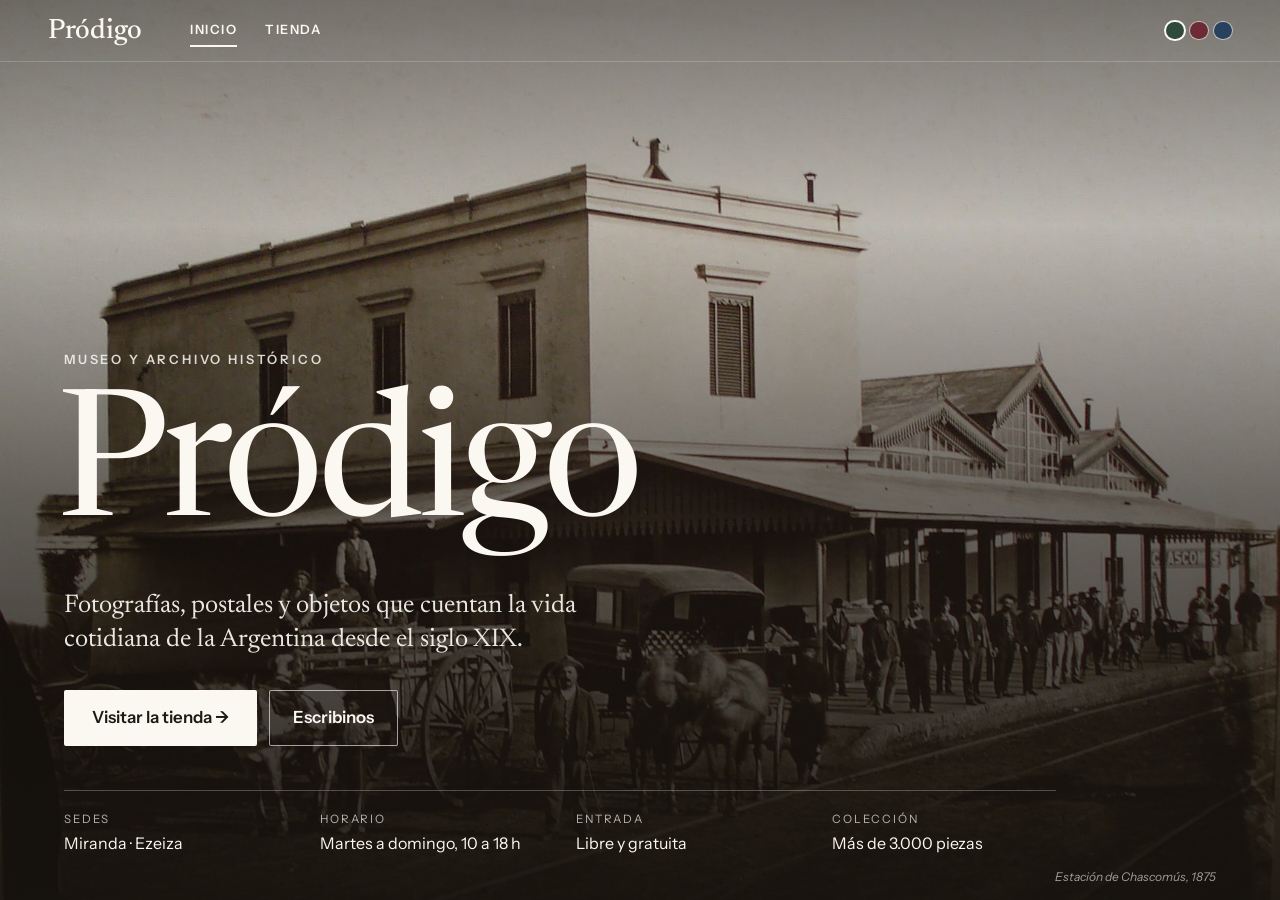
<file: tienda/index.html>
<!DOCTYPE html>
<html lang="es">
<head>
  <meta charset="utf-8">
  <meta name="viewport" content="width=device-width, initial-scale=1">
  <title>Pródigo – Museo y archivo histórico</title>
  <meta name="description" content="Fotografías, postales y objetos que cuentan la vida cotidiana de la Argentina desde el siglo XIX.">
  <link rel="preconnect" href="https://fonts.googleapis.com">
  <link rel="preconnect" href="https://fonts.gstatic.com" crossorigin>
  <link href="https://fonts.googleapis.com/css2?family=Instrument+Sans:wght@400;600&family=Newsreader:opsz,wght@6..72,400;6..72,500&display=swap" rel="stylesheet">
  <link rel="preload" as="image" href="imgs/portada.webp">
  <link rel="stylesheet" href="style.css?v=4">
</head>
<body data-theme="papel" data-seccion="inicio">

  <header class="cabecera" id="cabecera"></header>
  <script src="cabecera.js?v=4"></script>

  <main class="portada-inicio">
    <!-- DATOS DE EJEMPLO: textos, sedes, horario, entrada y cantidad de piezas son provisorios -->
    <div class="portada-contenido">
      <p class="portada-antetitulo">Museo y archivo histórico</p>
      <h1 class="portada-titulo">Pródigo</h1>
      <p class="portada-bajada">Fotografías, postales y objetos que cuentan la vida cotidiana de la Argentina desde el siglo&nbsp;XIX.</p>
      <div class="portada-botones">
        <a class="boton portada-cta" href="tienda.html">Visitar la tienda <span aria-hidden="true">→</span></a>
        <a class="boton portada-secundario" href="mailto:contacto@ejemplo.com">Escribinos</a>
      </div>
      <dl class="portada-datos">
        <div><dt>Sedes</dt><dd>Miranda · Ezeiza</dd></div>
        <div><dt>Horario</dt><dd>Martes a domingo, 10 a 18 h</dd></div>
        <div><dt>Entrada</dt><dd>Libre y gratuita</dd></div>
        <div><dt>Colección</dt><dd>Más de 3.000 piezas</dd></div>
      </dl>
    </div>
    <p class="portada-epigrafe">Estación de Chascomús, 1875</p>
  </main>

</body>
</html>
</file>
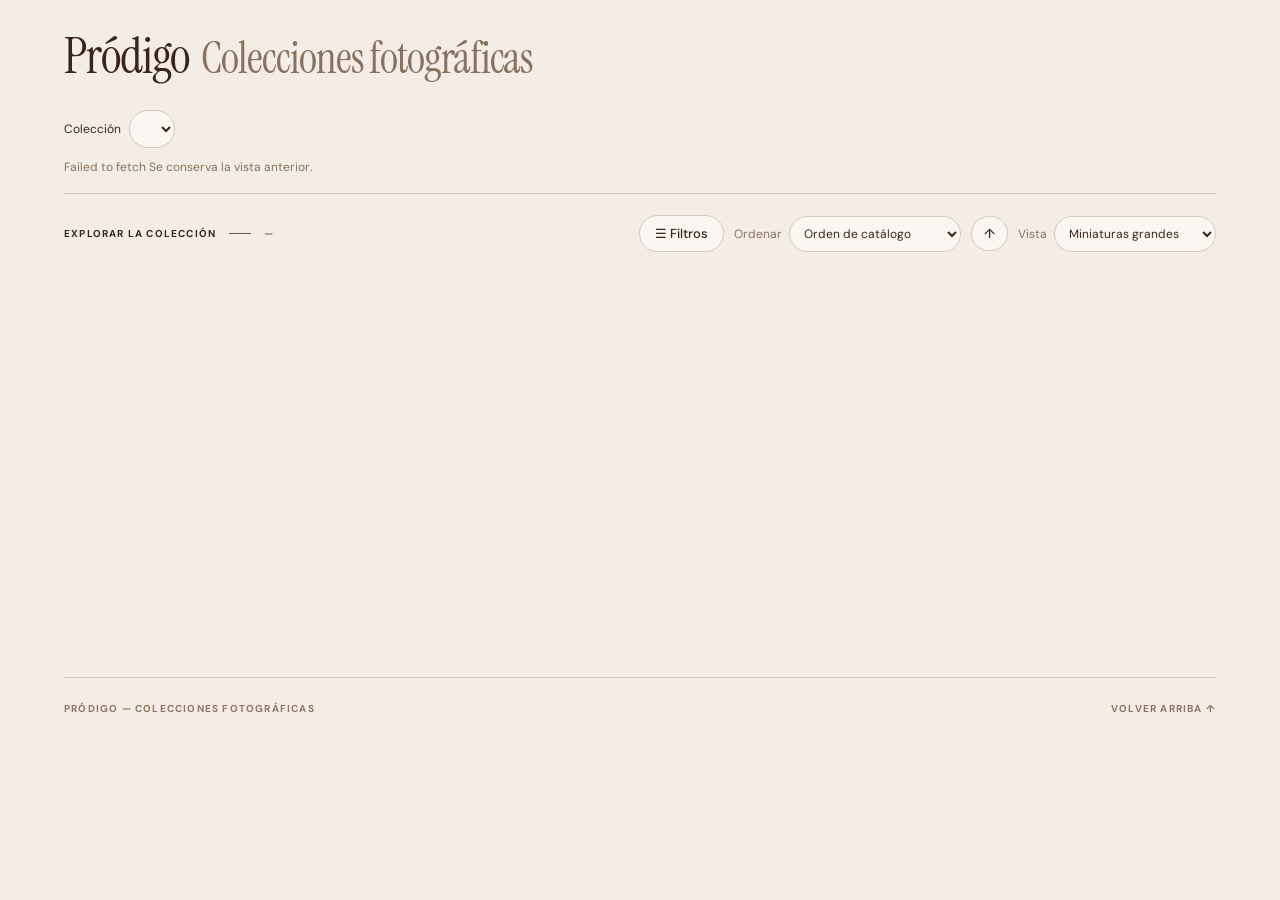
<file: update-francisco/index.html>
<!doctype html><html lang="es"><head><meta charset="utf-8"><meta name="viewport" content="width=device-width, initial-scale=1, viewport-fit=cover"><meta name="theme-color" content="#f3ede5"><meta name="description" content="Pródigo — Colecciones fotográficas. Un archivo fotográfico para explorar visualmente."><title>Pródigo — Colecciones fotográficas</title><link rel="preconnect" href="https://fonts.googleapis.com"><link rel="preconnect" href="https://fonts.gstatic.com" crossorigin><link href="https://fonts.googleapis.com/css2?family=DM+Sans:wght@400;500;600;700&family=Instrument+Serif:ital@0;1&display=swap" rel="stylesheet"><link rel="stylesheet" href="style.css?v=rows2"></head><body>
<header class="mast"><div class="mast-main"><h1><span class="site-name">Pródigo</span> <span id="collection-name-display">Colecciones fotográficas</span></h1><div class="mast-sub"><span id="period-label"></span></div></div></header>
<main><section class="import-tools" aria-label="Colecciones"><label class="live-label">Colección <select id="live-collection" aria-label="Colección"></select></label><p id="import-status" role="status" hidden></p></section><section class="toolbar" aria-label="Filtros de fotografías"><div class="toolbar-head"><div class="section-kicker">EXPLORAR LA COLECCIÓN <span class="line"></span> <span id="counter">—</span></div><div class="right-tools"><button id="filter-toggle" class="filter-toggle" aria-expanded="false" aria-controls="filter-menu">☰ Filtros</button><button id="reset" class="reset-btn" hidden>↺ Restablecer</button><label class="density-control">Ordenar <select id="sort-order" aria-label="Ordenar fotografías"><option value="catalog">Orden de catálogo</option><option value="fecha">Fecha / cronología</option><option value="numero">Número original</option><option value="coleccion">Colección</option><option value="autores">Autor</option><option value="identificados">Personas identificadas</option><option value="personas">Personas</option><option value="tipo">Tipo de imagen</option><option value="retrato">Tipo de retrato</option><option value="encuadre">Encuadre</option><option value="orientacion">Orientación</option><option value="color">Color</option><option value="objetos">Objetos</option><option value="destacados">Destacados</option><option value="ambiente">Ambiente</option><option value="marca">Firma del estudio</option><option value="composicion">Composición</option><option value="detalles">Detalles</option></select></label><button id="sort-direction" class="filter-toggle" title="Invertir orden; los registros sin dato quedan al final" aria-label="Orden descendente" aria-pressed="false">↑</button><label class="density-control">Vista <select id="density" aria-label="Tamaño de las miniaturas"><option value="0">Miniaturas pequeñas</option><option value="1">Miniaturas medianas</option><option value="2" selected>Miniaturas grandes</option><option value="3">Vista previa</option></select></label></div></div><div id="filter-menu" class="filter-menu" hidden><div class="filter-menu-head"><button id="filter-back" class="facet-clear" hidden>← Filtros</button><strong id="filter-menu-title">Filtros</strong><button id="filter-menu-close" class="facet-close" aria-label="Cerrar filtros">✕</button></div><div class="filter-scroll" id="filter-categories"><div class="filter-bar" id="filters"><button class="filter-chip selected" data-group="all">Todas</button><button class="filter-chip" data-group="autores" hidden>Autores <span class="down">⌄</span></button><button class="filter-chip" data-group="identificados" hidden>Personas identificadas <span class="down">⌄</span></button><button class="filter-chip" data-group="personas">Personas <span class="down">⌄</span></button><button class="filter-chip" data-group="tipo" hidden>Tipo de imagen <span class="down">⌄</span></button><button class="filter-chip" data-group="retrato" hidden>Tipo de retrato <span class="down">⌄</span></button><button class="filter-chip" data-group="encuadre" hidden>Encuadre <span class="down">⌄</span></button><button class="filter-chip" data-group="orientacion" hidden>Orientación <span class="down">⌄</span></button><button class="filter-chip" data-group="color" hidden>Color <span class="down">⌄</span></button><button class="filter-chip" data-group="objetos" hidden>Objetos <span class="down">⌄</span></button><button class="filter-chip" data-group="destacados" hidden>Destacados <span class="down">⌄</span></button><button class="filter-chip" data-group="composicion">Composición <span class="down">⌄</span></button><button class="filter-chip" data-group="ambiente">Ambiente <span class="down">⌄</span></button><button class="filter-chip" data-group="detalles">Detalles <span class="down">⌄</span></button><button class="filter-chip" data-group="marca">Firma del estudio <span class="down">⌄</span></button><button class="filter-chip" data-group="fechas">Período <span class="down">⌄</span></button></div></div><div id="filter-panel" class="filter-panel" hidden></div></div><div id="active" class="active-tags"></div></section>
<section class="gallery-wrap"><div class="gallery" id="gallery" data-size="2"></div><div class="empty" id="empty" hidden>Sin fotografías para esta combinación.<br><button id="clear-empty" class="soft-button">Quitar filtros</button></div></section><footer><span>PRÓDIGO — COLECCIONES FOTOGRÁFICAS</span><a href="#" id="up">VOLVER ARRIBA ↑</a></footer></main>
<div id="viewer" class="viewer" role="dialog" aria-modal="true" aria-label="Visor fotográfico" hidden><div class="viewer-head"><div class="viewer-title">Prodigo <em>—</em> <span id="viewer-collection">Colecciones fotográficas</span> <small id="viewer-id"></small></div><div class="viewer-head-actions"><button id="flip" class="v-icon" title="Siguiente imagen de la pieza" aria-label="Siguiente imagen de la pieza" hidden>↺ <span>Reverso</span></button><button id="close" class="v-icon close" title="Cerrar" aria-label="Cerrar">✕</button></div></div><div class="image-viewport" id="viewport"><button id="prev" class="nav-arrow left" aria-label="Anterior">‹</button><div class="image-stage" id="stage"><img id="big" alt="Fotografía seleccionada" draggable="false"></div><button id="next" class="nav-arrow right" aria-label="Siguiente">›</button></div><p id="viewer-sync-status" role="status" hidden></p><nav id="image-sequence" aria-label="Imágenes de la pieza"></nav><span id="image-position" aria-live="polite"></span><div id="record-details" class="record-details"></div><div class="viewer-bottom"><div class="v-detail"><span id="current">— / —</span><span class="v-sep">·</span><span id="date">c. 1900</span></div><div class="zoom-tools"><button class="v-icon" id="zoom-out" title="Alejar" aria-label="Alejar">−</button><button class="zoom-readout" id="fit" title="Ajustar a pantalla">100%</button><button class="v-icon" id="zoom-in" title="Acercar" aria-label="Acercar">+</button><button class="v-icon" id="fullscreen" title="Pantalla completa" aria-label="Pantalla completa">⛶</button></div></div></div>
<script src="catalog-format.js?v=front1"></script><script src="grid-sort.js?v=sort2"></script><script src="app.js?v=rows2"></script><script src="remote.js?v=pocketbase1"></script></body></html>
</file>
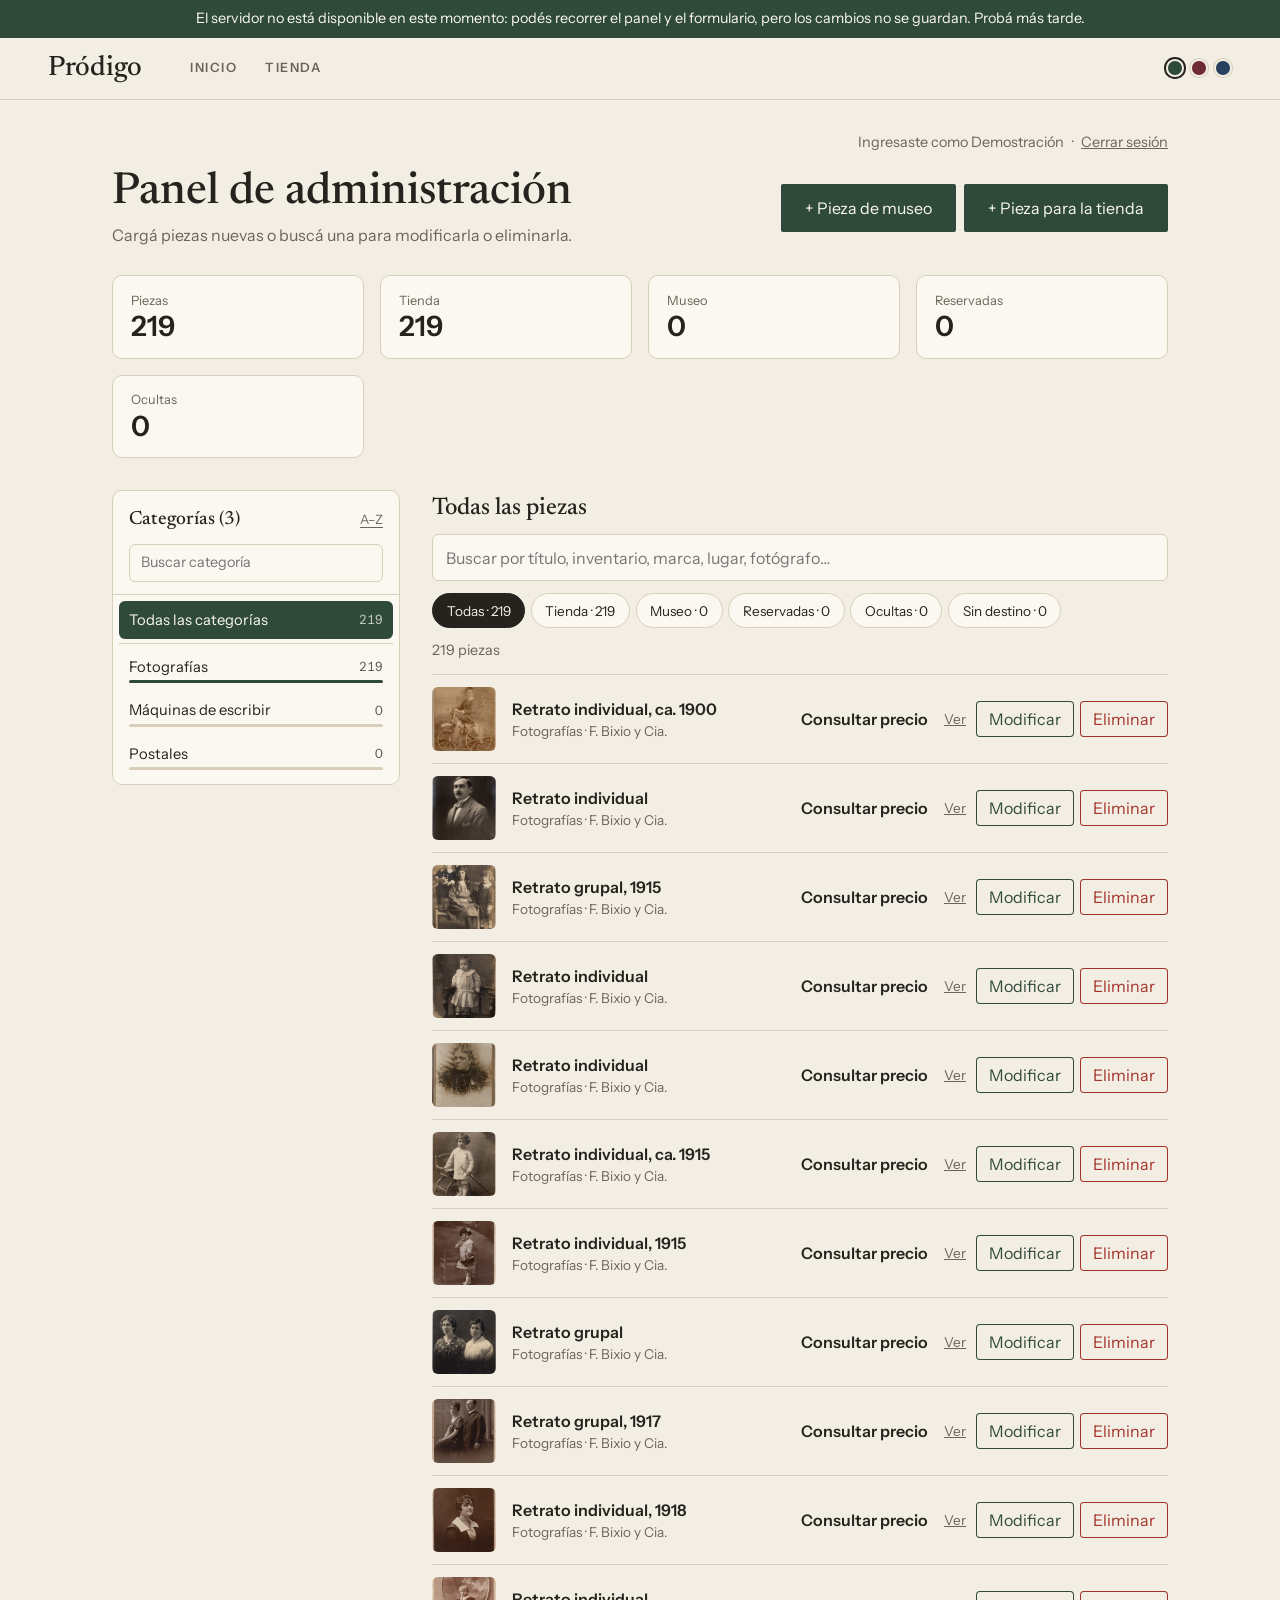
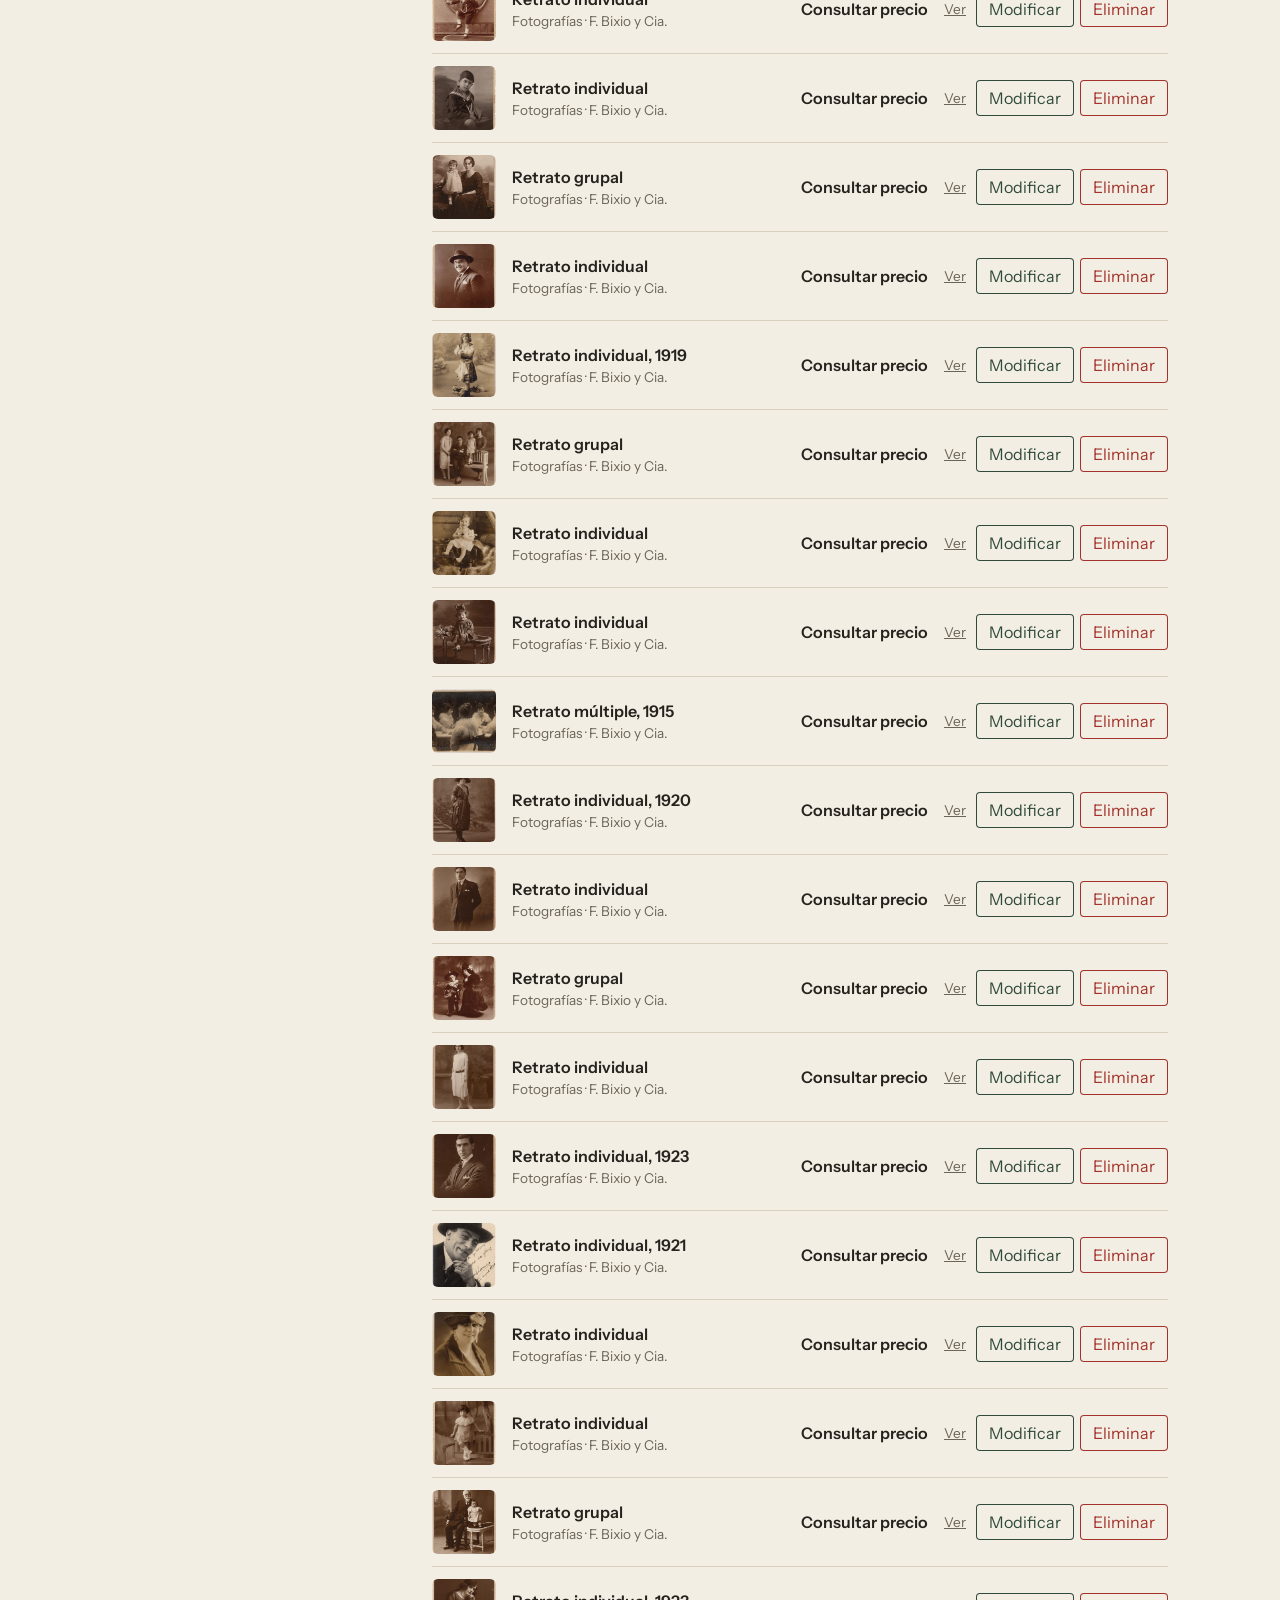
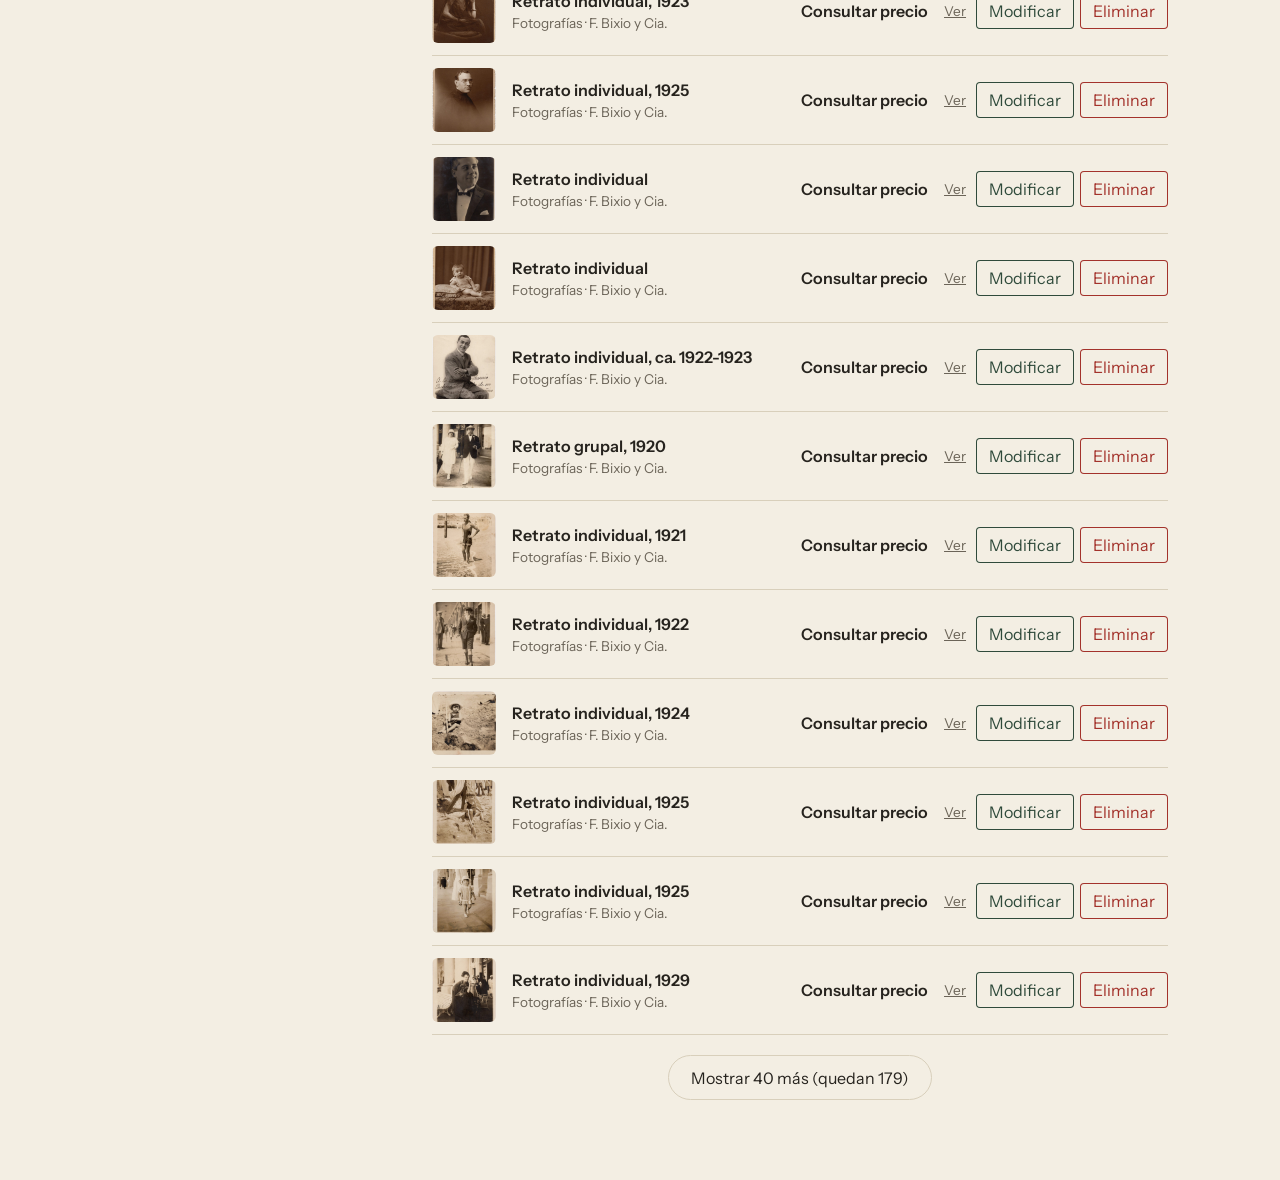
<file: tienda/admin.html>
<!DOCTYPE html>
<html lang="es">
<head>
  <meta charset="utf-8">
  <meta name="viewport" content="width=device-width, initial-scale=1">
  <title>Pródigo – Panel de administración</title>
  <meta name="robots" content="noindex">
  <link rel="preconnect" href="https://fonts.googleapis.com">
  <link rel="preconnect" href="https://fonts.gstatic.com" crossorigin>
  <link href="https://fonts.googleapis.com/css2?family=Instrument+Sans:wght@400;600&family=Newsreader:opsz,wght@6..72,400;6..72,500&display=swap" rel="stylesheet">
  <link rel="stylesheet" href="style.css?v=4">
  <style>
    .panel { max-width: 72rem; margin: 0 auto; padding: 2rem clamp(1rem, 4vw, 3rem) 5rem; }
    .panel h1 { font-family: "Newsreader", Georgia, serif; font-weight: 500; font-size: clamp(2rem, 4vw, 2.75rem); line-height: 1.1; }
    .panel h2 { font-family: "Newsreader", Georgia, serif; font-weight: 500; font-size: 1.5rem; }
    .intro { color: var(--tinta-suave); margin: 0.35rem 0 2rem; }
    .sesion { display: flex; justify-content: flex-end; gap: 0.5rem; font-size: 0.9rem; color: var(--tinta-suave); margin-bottom: 1rem; }
    .sesion button { background: none; border: 0; padding: 0; color: var(--tinta-suave); text-decoration: underline; cursor: pointer; font: inherit; }
    .aviso { background: #f6e3df; color: #6e231d; border-radius: 8px; padding: 0.8rem 1rem; margin-bottom: 1.5rem; }
    .aviso.ok { background: color-mix(in srgb, var(--acento) 12%, var(--superficie)); color: var(--tinta); }
    [hidden] { display: none !important; }

    /* Ingreso */
    .ingreso { max-width: 26rem; }
    .campo { margin-bottom: 1.25rem; }
    .campo label { display: block; font-weight: 600; margin-bottom: 0.35rem; }
    .panel input[type=email], .panel input[type=password], .panel input[type=search], .panel select {
      width: 100%; font: inherit; color: var(--tinta); background: var(--superficie);
      border: 1px solid var(--linea); border-radius: 6px; padding: 0.65rem 0.8rem;
    }
    .panel input:focus, .panel select:focus { outline: 2px solid var(--acento); outline-offset: 1px; }
    .panel .boton { border: 0; font: inherit; cursor: pointer; }

    /* Menú: acciones principales y totales generales */
    .encabezado-panel { display: flex; justify-content: space-between; align-items: center; gap: 0 1.5rem; flex-wrap: wrap; margin-bottom: 1.75rem; }
    .encabezado-panel .intro { margin-bottom: 0; }
    .totales { display: grid; grid-template-columns: repeat(4, 1fr); gap: 1rem; margin-bottom: 2rem; }
    .totales div { background: var(--superficie); border: 1px solid var(--linea); border-radius: 10px; padding: 0.9rem 1.1rem; }
    .totales small { display: block; color: var(--tinta-suave); font-size: 0.8rem; }
    .totales strong { font-size: 1.75rem; font-weight: 600; line-height: 1.2; }

    /* Lista lateral de categorías (pensada para muchas: buscador, orden y barra de tamaño) */
    .cuerpo-panel { display: grid; grid-template-columns: 18rem minmax(0, 1fr); gap: 2rem; align-items: start; }
    .cats {
      position: sticky; top: 5.5rem; max-height: calc(100vh - 7rem); display: flex; flex-direction: column;
      background: var(--superficie); border: 1px solid var(--linea); border-radius: 10px;
    }
    .cats-cabeza { padding: 0.9rem 1rem 0.75rem; border-bottom: 1px solid var(--linea); display: grid; gap: 0.6rem; }
    .cats-cabeza div { display: flex; justify-content: space-between; align-items: baseline; }
    .panel .cats-cabeza h2 { font-size: 1.2rem; }
    .cats-cabeza .orden { all: unset; cursor: pointer; font-size: 0.8rem; color: var(--tinta-suave); text-decoration: underline; text-underline-offset: 3px; }
    .panel .cats-cabeza input { padding: 0.45rem 0.7rem; font-size: 0.9rem; }
    .cats ul { list-style: none; padding: 0.35rem; overflow-y: auto; }
    .cats li button {
      all: unset; box-sizing: border-box; cursor: pointer; width: 100%;
      display: grid; grid-template-columns: minmax(0, 1fr) auto; gap: 0.15rem 0.5rem; align-items: center;
      padding: 0.5rem 0.65rem; border-radius: 6px;
    }
    .cats li button:hover { background: var(--fondo); }
    .cats li button:focus-visible { outline: 2px solid var(--acento); outline-offset: -2px; }
    .cats li button[aria-pressed="true"] { background: var(--acento); color: var(--acento-texto); }
    .cats li button[aria-pressed="true"] .barra { background: rgb(255 255 255 / 0.25); }
    .cats li button[aria-pressed="true"] .barra i { background: var(--acento-texto); }
    .cats .nombre { overflow: hidden; text-overflow: ellipsis; white-space: nowrap; font-size: 0.92rem; }
    .cats .n { font-size: 0.8rem; font-variant-numeric: tabular-nums; opacity: 0.75; }
    .cats .barra { grid-column: 1 / -1; height: 3px; border-radius: 3px; background: var(--linea); overflow: hidden; }
    .cats .barra i { display: block; height: 100%; background: var(--acento); }
    .cats .todas { border-bottom: 1px solid var(--linea); margin-bottom: 0.25rem; padding-bottom: 0.25rem; }
    .cats .nada { padding: 0.75rem; font-size: 0.85rem; color: var(--tinta-suave); }
    .selector-cat { display: none; }

    /* Listado de piezas */
    .titulo-lista { display: flex; justify-content: space-between; align-items: baseline; gap: 1rem; margin-bottom: 0.25rem; }
    .titulo-lista button { all: unset; cursor: pointer; font-size: 0.85rem; color: var(--tinta-suave); text-decoration: underline; text-underline-offset: 3px; }
    .herramientas { display: flex; flex-wrap: wrap; gap: 0.75rem; align-items: center; margin: 0.5rem 0 0.75rem; }
    .panel .herramientas input { flex: 1 1 18rem; width: auto; }
    .estados { display: flex; gap: 0.35rem; flex-wrap: wrap; }
    .estados button { border: 1px solid var(--linea); background: var(--superficie); border-radius: 999px; padding: 0.4rem 0.85rem; font: inherit; font-size: 0.85rem; color: inherit; cursor: pointer; }
    .estados button[aria-pressed="true"] { background: var(--tinta); color: var(--fondo); border-color: var(--tinta); }
    .mas { display: block; margin: 1.25rem auto 0; background: none; border: 1px solid var(--linea); border-radius: 999px; padding: 0.6rem 1.4rem; font: inherit; color: inherit; cursor: pointer; }
    .mas:hover { border-color: var(--acento); }
    .cantidad { color: var(--tinta-suave); font-size: 0.9rem; margin-bottom: 0.75rem; }
    .lista { list-style: none; padding: 0; border-top: 1px solid var(--linea); }
    .fila {
      display: grid; grid-template-columns: 64px minmax(0, 1fr) auto auto; gap: 1rem; align-items: center;
      padding: 0.75rem 0; border-bottom: 1px solid var(--linea);
    }
    .fila img, .fila .sin-foto { width: 64px; height: 64px; object-fit: cover; border-radius: 6px; background: var(--placa); display: block; }
    .fila .titulo { font-weight: 600; }
    .fila .datos { font-size: 0.85rem; color: var(--tinta-suave); }
    .etiqueta { display: inline-block; font-size: 0.72rem; padding: 0.05rem 0.5rem; border-radius: 999px; border: 1px solid var(--linea); margin-left: 0.35rem; white-space: nowrap; }
    .etiqueta.oculta { background: var(--tinta-suave); color: var(--fondo); border-color: var(--tinta-suave); }
    .fila .precio { font-weight: 600; white-space: nowrap; }
    .fila .acciones { display: flex; gap: 0.4rem; align-items: center; }
    .chico { padding: 0.4rem 0.8rem; font-size: 0.85rem; border-radius: 4px; text-decoration: none; }
    .chico.secundario { background: transparent; color: var(--acento); box-shadow: inset 0 0 0 1px var(--acento); }
    .chico.peligro { background: transparent; color: #a3322b; box-shadow: inset 0 0 0 1px #a3322b; }
    .chico[disabled] { opacity: 0.6; cursor: wait; }
    .ver { font-size: 0.85rem; color: var(--tinta-suave); margin-right: 0.25rem; }

    /* En pantallas chicas la lista de categorías se abre como hoja desde abajo */
    @media (max-width: 860px) {
      .cuerpo-panel { grid-template-columns: 1fr; }
      .cats { display: none; }
      .cats.abierto { display: flex; position: fixed; inset: auto 0 0 0; z-index: 40; max-height: 75vh; border-radius: 14px 14px 0 0; box-shadow: 0 -10px 40px rgb(0 0 0 / 0.2); }
      .selector-cat {
        display: flex; justify-content: space-between; align-items: center; width: 100%; margin-bottom: 1rem;
        padding: 0.7rem 0.9rem; background: var(--superficie); border: 1px solid var(--linea); border-radius: 8px; font: inherit; color: inherit; cursor: pointer;
      }
      .velo { position: fixed; inset: 0; z-index: 35; background: rgb(38 35 30 / 0.4); }
      .totales { grid-template-columns: 1fr 1fr; }
    }
    @media (max-width: 700px) {
      .fila { grid-template-columns: 56px minmax(0, 1fr); }
      .fila img, .fila .sin-foto { width: 56px; height: 56px; }
      .fila .precio, .fila .acciones { grid-column: 2; }
    }
  </style>
</head>
<body data-theme="papel">

  <header class="cabecera" id="cabecera"></header>
  <script src="cabecera.js?v=4"></script>

  <main class="panel">

    <!-- 1. Ingreso -->
    <section id="vista-ingreso" class="ingreso" hidden>
      <h1>Panel de administración</h1>
      <p class="intro">Ingresá con tu cuenta de editor o de administrador.</p>
      <div class="aviso" id="error-ingreso" role="alert" hidden></div>
      <form id="form-ingreso">
        <div class="campo">
          <label for="correo">Correo</label>
          <input type="email" id="correo" autocomplete="username" required>
        </div>
        <div class="campo">
          <label for="clave">Contraseña</label>
          <input type="password" id="clave" autocomplete="current-password" required>
        </div>
        <button class="boton" type="submit">Ingresar</button>
      </form>
    </section>

    <!-- 2. Panel -->
    <section id="vista-panel" hidden>
      <div class="sesion"><span id="quien"></span>·<button type="button" id="salir">Cerrar sesión</button></div>
      <div class="encabezado-panel">
        <div>
          <h1>Panel de administración</h1>
          <p class="intro">Cargá piezas nuevas o buscá una para modificarla o eliminarla.</p>
        </div>
        <div style="display:flex;gap:0.5rem;flex-wrap:wrap">
          <a class="boton" href="cargar.html?para=museo">+ Pieza de museo</a>
          <a class="boton" href="cargar.html?para=tienda">+ Pieza para la tienda</a>
        </div>
      </div>

      <div class="aviso" id="aviso" role="status" hidden></div>
      <div class="totales" id="totales"></div>

      <div class="cuerpo-panel">
        <aside class="cats" id="cats" aria-label="Categorías">
          <div class="cats-cabeza">
            <div><h2 id="cats-titulo">Categorías</h2><button type="button" class="orden" id="orden-cats" title="Cambiar el orden"></button></div>
            <input type="search" id="buscar-cat" placeholder="Buscar categoría" aria-label="Buscar categoría">
          </div>
          <ul id="lista-cats"></ul>
        </aside>

        <section aria-labelledby="titulo-piezas">
          <button type="button" class="selector-cat" id="abrir-cats"><span id="cat-actual"></span><span>Cambiar ▾</span></button>
          <div class="titulo-lista"><h2 id="titulo-piezas">Todas las piezas</h2><button type="button" id="ver-todas" hidden>Ver todas las categorías</button></div>
          <div class="herramientas">
            <input type="search" id="buscar" placeholder="Buscar por título, inventario, marca, lugar, fotógrafo…" aria-label="Buscar piezas">
            <div class="estados" id="estados" role="group" aria-label="Estado"></div>
          </div>
          <p class="cantidad" id="cantidad" aria-live="polite"></p>
          <ul class="lista" id="lista"><li class="fila">Cargando…</li></ul>
          <button type="button" class="mas" id="mas" hidden></button>
        </section>
      </div>
    </section>
  </main>
  <div class="velo" id="velo" hidden></div>

  <script src="api.js?v=4"></script>
  <script src="sesion.js?v=4"></script>
  <script>
    const $ = id => document.getElementById(id);
    let sesion = null;
    let categorias = [];
    let piezas = [];

    function mostrar(vista) {
      ["vista-ingreso", "vista-panel"].forEach(v => $(v).hidden = v !== vista);
    }

    function avisar(texto, ok) {
      $("aviso").textContent = texto;
      $("aviso").classList.toggle("ok", !!ok);
      $("aviso").hidden = !texto;
    }

    // ---------- Ingreso ----------

    $("form-ingreso").addEventListener("submit", async e => {
      e.preventDefault();
      const boton = e.submitter;
      boton.disabled = true;
      $("error-ingreso").hidden = true;
      try {
        sesion = await ingresar($("correo").value.trim(), $("clave").value);
        if (!sesion) {
          $("error-ingreso").textContent = "El correo o la contraseña no son correctos.";
          $("error-ingreso").hidden = false;
          return;
        }
        recordarSesion(sesion);
        $("clave").value = "";
        abrirPanel();
      } catch (err) {
        console.error(err);
        $("error-ingreso").textContent = "No se pudo conectar con el servidor. Probá de nuevo en un momento.";
        $("error-ingreso").hidden = false;
      } finally {
        boton.disabled = false;
      }
    });

    $("salir").addEventListener("click", () => {
      sesion = null;
      recordarSesion(null);
      mostrar("vista-ingreso");
    });

    // ---------- Panel ----------

    async function abrirPanel() {
      $("quien").textContent = "Ingresaste como " + sesion.nombre;
      mostrar("vista-panel");
      try {
        ({ categorias, piezas } = await cargarCatalogo({ token: sesion.token }));
        piezas.sort((a, b) => String(a.inventario).localeCompare(String(b.inventario), "es", { numeric: true }));
      } catch (err) {
        console.error(err);
        if (err.message === "sesion") {
          recordarSesion(null);
          $("error-ingreso").textContent = "Tu sesión venció. Volvé a ingresar.";
          $("error-ingreso").hidden = false;
          return mostrar("vista-ingreso");
        }
        $("lista").innerHTML = "";
        return avisar(MODO_DEMO
          ? "No se pudieron traer las piezas. Probá recargar la página en un momento."
          : "No se pudieron traer las piezas. Revisá que PocketBase esté corriendo.");
      }
      pintarTodo();
    }

    const enTienda = p => p.visible && p.destino === DESTINO_VENTA;
    const deCat = slug => slug ? piezas.filter(p => p._cat.slug === slug) : piezas;
    const POR_PAGINA = 40;
    let catActiva = "";       // "" = todas
    let estadoActivo = "";
    let ordenCats = "nombre"; // o "cantidad"
    let limite = POR_PAGINA;

    const esMuseo = p => p.destino === "Museo Miranda" || p.destino === "Museo Ezeiza";
    // Filtros rápidos: [id, etiqueta, condición]. Los cuatro primeros después de "Todas" son los totales de arriba.
    const ESTADOS = [
      ["", "Todas", () => true],
      ["tienda", "Tienda", p => p.destino === DESTINO_VENTA],
      ["museo", "Museo", esMuseo],
      ["reservada", "Reservadas", p => p.destino === DESTINO_VENTA && p.estado === "Reservada"],
      ["oculta", "Ocultas", p => !p.visible],
      ["sin", "Sin destino", p => !esMuseo(p) && p.destino !== DESTINO_VENTA],
    ];

    function pintarTodo() {
      pintarTotales();
      pintarCats();
      pintarLista();
    }

    function pintarTotales() {
      const datos = [["Piezas", piezas.length], ...ESTADOS.slice(1, 5).map(([, nombre, f]) => [nombre, piezas.filter(f).length])];
      $("totales").innerHTML = datos.map(([t, n]) => `<div><small>${t}</small><strong>${n.toLocaleString("es-AR")}</strong></div>`).join("");
    }

    function pintarCats() {
      const q = normalizar($("buscar-cat").value);
      const lista = categorias.map(c => ({ c, de: deCat(c.slug) })).filter(({ c }) => !q || normalizar(c.nombre).includes(q));
      lista.sort(ordenCats === "nombre" ? (a, b) => a.c.nombre.localeCompare(b.c.nombre, "es") : (a, b) => b.de.length - a.de.length);
      const max = Math.max(1, ...categorias.map(c => deCat(c.slug).length));
      const boton = (slug, nombre, de) => `<li${slug ? "" : ' class="todas"'}>
        <button type="button" data-cat="${esc(slug)}" aria-pressed="${catActiva === slug}" title="${de.filter(enTienda).length} de ${de.length} en la tienda">
          <span class="nombre">${esc(nombre)}</span><span class="n">${de.length}</span>
          ${slug ? `<span class="barra"><i style="width:${(de.length / max) * 100}%"></i></span>` : ""}
        </button></li>`;
      $("lista-cats").innerHTML = (q ? "" : boton("", "Todas las categorías", piezas))
        + (lista.length ? lista.map(({ c, de }) => boton(c.slug, c.nombre, de)).join("") : `<li class="nada">Ninguna categoría coincide.</li>`);
      $("cats-titulo").textContent = `Categorías (${categorias.length})`;
      $("orden-cats").textContent = ordenCats === "nombre" ? "A–Z" : "Más piezas";
    }

    function pintarLista() {
      const base = deCat(catActiva);
      const nombre = categorias.find(c => c.slug === catActiva)?.nombre;
      $("titulo-piezas").textContent = nombre || "Todas las piezas";
      $("cat-actual").textContent = nombre || `Todas las categorías (${categorias.length})`;
      $("ver-todas").hidden = !catActiva;
      $("estados").innerHTML = ESTADOS.map(([id, etiqueta, f]) =>
        `<button type="button" data-estado="${id}" aria-pressed="${estadoActivo === id}">${etiqueta} · ${base.filter(f).length}</button>`).join("");

      const condicion = ESTADOS.find(e => e[0] === estadoActivo)[2];
      // Busca sin importar mayúsculas ni tildes, en todos los datos de la pieza (también autores, marcas, etc.)
      const palabras = normalizar($("buscar").value).split(/\s+/).filter(Boolean);
      const visibles = base.filter(p => {
        if (!condicion(p)) return false;
        const texto = textoDe(p);
        return palabras.every(w => texto.includes(w));
      });
      $("cantidad").textContent = visibles.length + (visibles.length === 1 ? " pieza" : " piezas");
      const resto = visibles.length - limite;
      $("mas").hidden = resto <= 0;
      $("mas").textContent = `Mostrar ${Math.min(resto, POR_PAGINA)} más (quedan ${resto})`;
      if (!visibles.length) {
        $("lista").innerHTML = `<li class="fila" style="display:block">Ninguna pieza coincide con la búsqueda.</li>`;
        return;
      }
      $("lista").innerHTML = visibles.slice(0, limite).map(p => {
        const foto = archivosDe(p)[0];
        const enlace = `id=${encodeURIComponent(p.id)}`;
        const etiquetas = [
          !p.visible ? `<span class="etiqueta oculta">Oculta</span>` : "",
          p.destino !== DESTINO_VENTA ? `<span class="etiqueta">${esc(p.destino || "Sin Definir")}</span>` : "",
          p.estado && p.destino === DESTINO_VENTA && p.estado !== "Disponible" ? `<span class="etiqueta">${esc(p.estado)}</span>` : "",
        ].join("");
        return `
        <li class="fila">
          ${foto ? `<img src="${esc(urlImagen(p, foto, "100x100"))}" alt="" loading="lazy">` : `<span class="sin-foto"></span>`}
          <div>
            <div class="titulo">${esc(p.titulo)}${etiquetas}</div>
            <div class="datos">${[p.inventario, p._cat.nombre, p._colec?.nombre].filter(Boolean).map(esc).join(" · ")}</div>
          </div>
          <div class="precio">${esc(formatoPrecio(p))}</div>
          <div class="acciones">
            ${p.visible ? `<a class="ver" href="pieza.html?${enlace}" target="_blank">Ver</a>` : ""}
            <a class="boton chico secundario" href="cargar.html?${enlace}">Modificar</a>
            <button type="button" class="boton chico peligro" data-eliminar="${esc(p.id)}">Eliminar</button>
          </div>
        </li>`;
      }).join("");
    }

    // Cualquier cambio de filtro vuelve a la primera página del listado
    const refiltrar = () => { limite = POR_PAGINA; pintarLista(); };
    const cajonCats = abrir => { $("cats").classList.toggle("abierto", abrir); $("velo").hidden = !abrir; };
    const elegirCat = slug => { catActiva = slug; cajonCats(false); pintarCats(); refiltrar(); };

    $("buscar").addEventListener("input", refiltrar);
    $("lista-cats").addEventListener("click", e => {
      const b = e.target.closest("button[data-cat]");
      if (b) elegirCat(b.dataset.cat);
    });
    $("ver-todas").addEventListener("click", () => elegirCat(""));
    $("buscar-cat").addEventListener("input", pintarCats);
    $("orden-cats").addEventListener("click", () => { ordenCats = ordenCats === "nombre" ? "cantidad" : "nombre"; pintarCats(); });
    $("estados").addEventListener("click", e => {
      const b = e.target.closest("button[data-estado]");
      if (b) { estadoActivo = b.dataset.estado; refiltrar(); }
    });
    $("mas").addEventListener("click", () => { limite += POR_PAGINA; pintarLista(); });
    $("abrir-cats").addEventListener("click", () => cajonCats(true));
    $("velo").addEventListener("click", () => cajonCats(false));
    document.addEventListener("keydown", e => { if (e.key === "Escape") cajonCats(false); });

    $("lista").addEventListener("click", async e => {
      const b = e.target.closest("[data-eliminar]");
      if (!b) return;
      const p = piezas.find(x => x.id === b.dataset.eliminar);
      if (!confirm(`¿Eliminar «${p.titulo}» (${p.inventario})?\n\nSe borra la pieza con todas sus fotos y no se puede deshacer.`)) return;
      if (MODO_DEMO) {
        piezas = piezas.filter(x => x !== p);
        avisar(`«${p.titulo}» se eliminó (demostración: al recargar la página vuelve a aparecer).`, true);
        return pintarTodo();
      }
      b.disabled = true;
      try {
        const r = await fetch(`${PB_URL}/api/collections/piezas/records/${encodeURIComponent(p.id)}`, {
          method: "DELETE", headers: { Authorization: sesion.token },
        });
        if (!r.ok) {
          b.disabled = false;
          return avisar(r.status === 401 || r.status === 403
            ? "Tu sesión venció o no tenés permiso para eliminar. Cerrá sesión y volvé a ingresar."
            : "No se pudo eliminar la pieza. Probá de nuevo.");
        }
        piezas = piezas.filter(x => x !== p);
        avisar(`«${p.titulo}» se eliminó.`, true);
        pintarTodo();
      } catch (err) {
        console.error(err);
        b.disabled = false;
        avisar("No se pudo conectar con el servidor. Revisá la conexión y probá de nuevo.");
      }
    });

    // ---------- Inicio ----------

    (async function iniciar() {
      sesion = await sesionVigente();
      if (sesion) return abrirPanel();
      mostrar("vista-ingreso");
    })();
  </script>
</body>
</html>
</file>
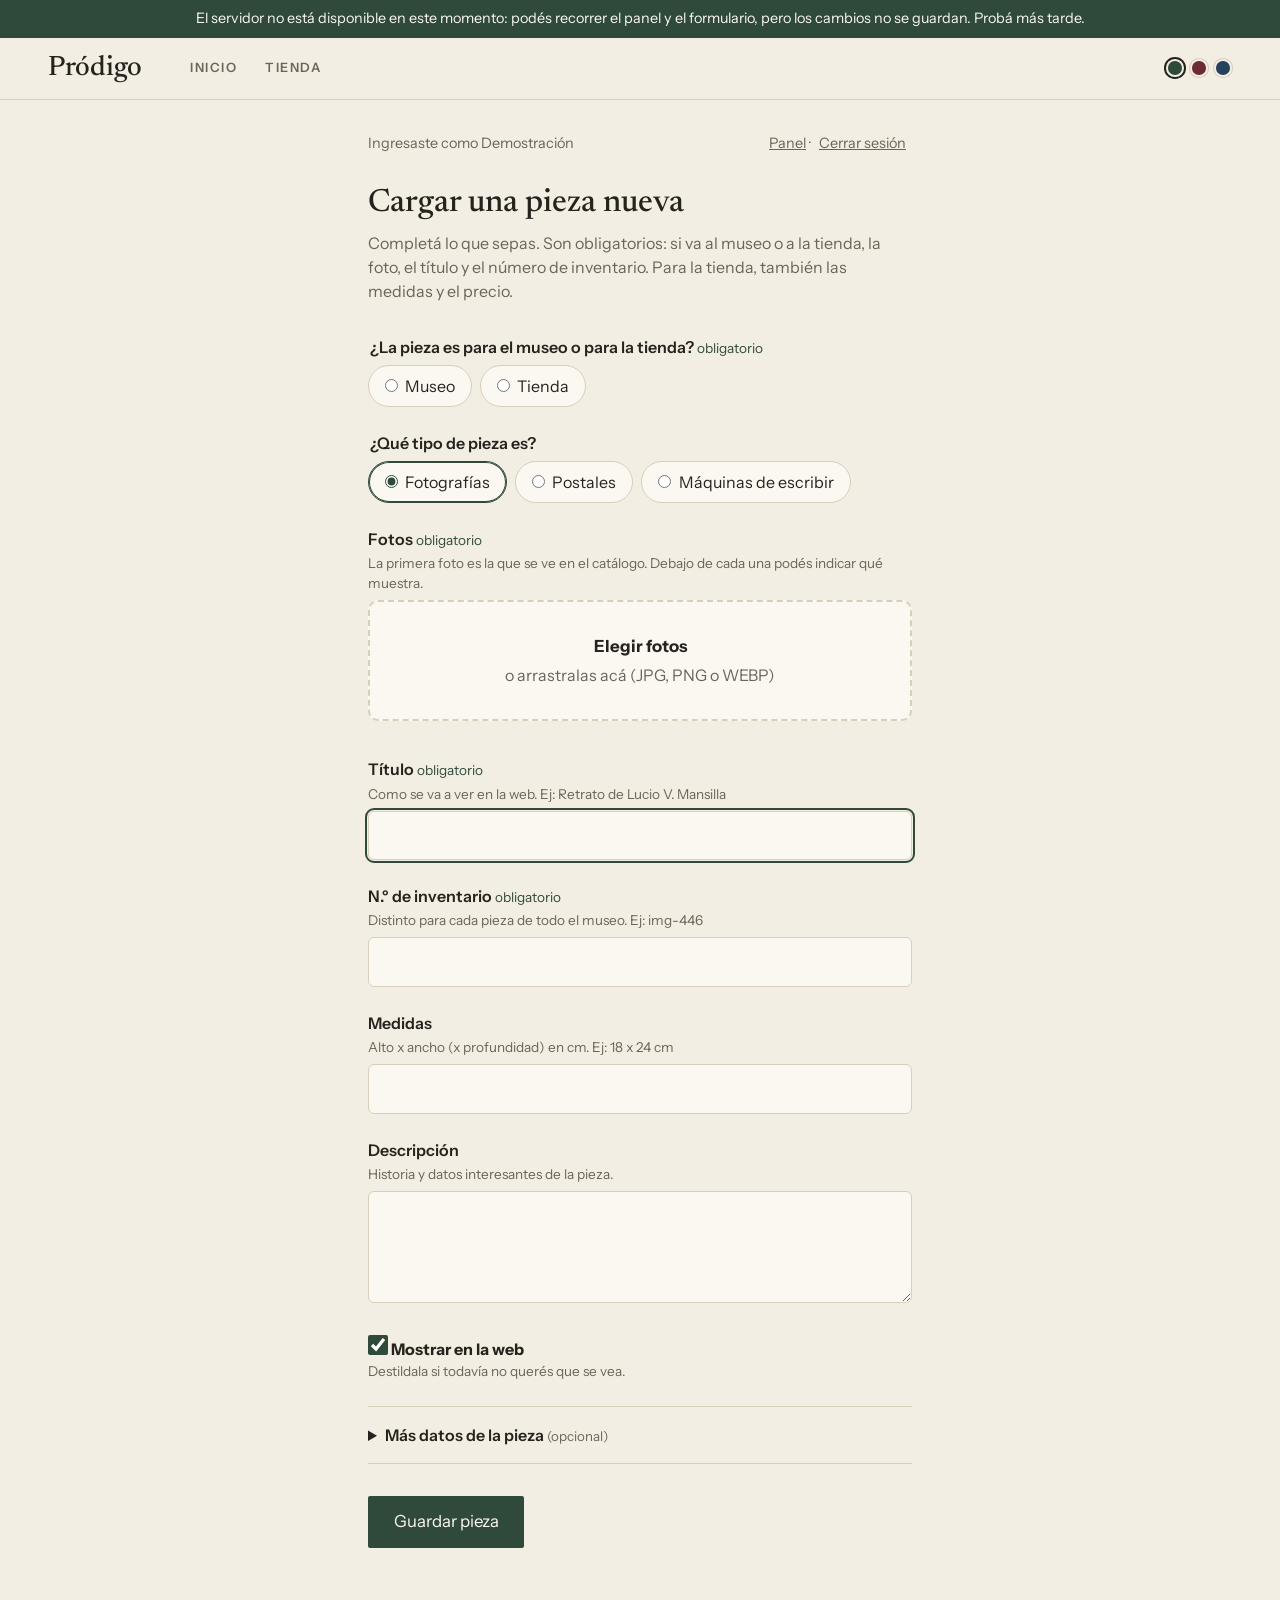
<file: tienda/cargar.html>
<!DOCTYPE html>
<html lang="es">
<head>
  <meta charset="utf-8">
  <meta name="viewport" content="width=device-width, initial-scale=1">
  <title>Pródigo – Cargar pieza</title>
  <meta name="robots" content="noindex">
  <link rel="preconnect" href="https://fonts.googleapis.com">
  <link rel="preconnect" href="https://fonts.gstatic.com" crossorigin>
  <link href="https://fonts.googleapis.com/css2?family=Instrument+Sans:wght@400;600&family=Newsreader:opsz,wght@6..72,400;6..72,500&display=swap" rel="stylesheet">
  <link rel="stylesheet" href="style.css?v=4">
  <style>
    .carga { max-width: 40rem; margin: 0 auto; padding: 2rem clamp(1rem, 4vw, 3rem) 5rem; }
    .carga h1 { font-family: "Newsreader", Georgia, serif; font-weight: 500; font-size: 2rem; margin-bottom: 0.25rem; }
    .carga .intro { color: var(--tinta-suave); margin-bottom: 2rem; }
    .sesion { display: flex; justify-content: space-between; align-items: center; gap: 1rem; font-size: 0.9rem; color: var(--tinta-suave); margin-bottom: 1.5rem; }
    .sesion a { color: var(--tinta-suave); }
    .sesion button { background: none; border: 0; color: var(--tinta-suave); text-decoration: underline; cursor: pointer; font: inherit; }

    .campo { margin-bottom: 1.5rem; }
    .campo > label, .campo > legend { display: block; font-weight: 600; margin-bottom: 0.35rem; }
    .campo .ayuda { display: block; font-size: 0.85rem; color: var(--tinta-suave); margin: -0.2rem 0 0.4rem; }
    .obligatorio { color: var(--acento); font-weight: 400; font-size: 0.85rem; }
    fieldset.campo { border: 0; padding: 0; margin: 0 0 1.5rem; min-width: 0; }

    .carga input[type=text], .carga input[type=email], .carga input[type=password], .carga textarea, .carga select {
      width: 100%; font: inherit; color: var(--tinta); background: var(--superficie);
      border: 1px solid var(--linea); border-radius: 6px; padding: 0.7rem 0.8rem; font-size: 1.05rem;
    }
    .carga textarea { min-height: 7rem; resize: vertical; }
    .carga input:focus, .carga textarea:focus, .carga select:focus { outline: 2px solid var(--acento); outline-offset: 1px; }
    .campo.con-error input, .campo.con-error textarea, .campo.con-error .zona { border-color: #a3322b; }
    .error { color: #a3322b; font-size: 0.9rem; margin-top: 0.35rem; }
    .campo [data-nuevo], #coleccion-nueva { margin-top: 0.5rem; }

    .opciones { display: flex; flex-wrap: wrap; gap: 0.5rem; }
    .opciones label {
      display: flex; align-items: center; gap: 0.45rem; cursor: pointer;
      background: var(--superficie); border: 1px solid var(--linea); border-radius: 999px; padding: 0.5rem 1rem;
    }
    .opciones label:has(input:checked) { border-color: var(--acento); box-shadow: inset 0 0 0 1px var(--acento); }
    .opciones input { accent-color: var(--acento); }

    .precio { display: flex; align-items: center; gap: 0.5rem; max-width: 14rem; }
    .precio span { font-weight: 600; color: var(--tinta-suave); }

    .campo > .zona {
      display: grid; place-items: center; text-align: center; gap: 0.25rem;
      border: 2px dashed var(--linea); border-radius: 10px; background: var(--superficie);
      padding: 2rem 1rem; cursor: pointer; color: var(--tinta-suave); font-weight: 400;
    }
    .zona strong { color: var(--tinta); font-size: 1.05rem; }
    .zona.encima { border-color: var(--acento); }
    .zona input { position: absolute; width: 1px; height: 1px; opacity: 0; }
    .fotos { display: grid; grid-template-columns: repeat(auto-fill, minmax(110px, 1fr)); gap: 0.75rem; margin-top: 0.75rem; }
    .foto { position: relative; }
    .foto img { width: 100%; aspect-ratio: 1; object-fit: cover; border-radius: 6px; display: block; background: var(--placa); }
    .foto small { display: block; font-size: 0.75rem; color: var(--tinta-suave); margin-top: 0.2rem; }
    .carga .foto select { padding: 0.25rem 0.35rem; font-size: 0.8rem; margin-top: 0.25rem; }
    .foto button {
      position: absolute; top: 0.3rem; right: 0.3rem; width: 1.8rem; height: 1.8rem; border-radius: 50%;
      border: 0; background: rgba(0,0,0,.65); color: #fff; font-size: 1.1rem; line-height: 1; cursor: pointer;
    }

    .campo > .casilla { font-weight: 400; }
    .casilla { display: flex; gap: 0.6rem; align-items: flex-start; cursor: pointer; }
    .casilla input { width: 1.25rem; height: 1.25rem; margin-top: 0.15rem; accent-color: var(--acento); }

    details.mas { border-top: 1px solid var(--linea); border-bottom: 1px solid var(--linea); padding: 1rem 0; margin-bottom: 2rem; }
    details.mas summary { cursor: pointer; font-weight: 600; }
    details.mas summary small { font-weight: 400; color: var(--tinta-suave); }
    details.mas[open] summary { margin-bottom: 1.25rem; }
    .dos { display: grid; grid-template-columns: 1fr 1fr; gap: 0 1rem; }
    @media (max-width: 520px) { .dos { grid-template-columns: 1fr; } }

    .carga .boton { border: 0; font: inherit; font-size: 1.05rem; padding: 0.85rem 1.6rem; cursor: pointer; }
    .carga .boton[disabled] { opacity: 0.6; cursor: wait; }
    .boton.secundario { background: transparent; color: var(--acento); box-shadow: inset 0 0 0 1px var(--acento); }
    .botones { display: flex; justify-content: space-between; gap: 1rem; flex-wrap: wrap; }
    .boton.peligro { background: transparent; color: #a3322b; box-shadow: inset 0 0 0 1px #a3322b; }
    .aviso { background: #f6e3df; color: #6e231d; border-radius: 8px; padding: 0.8rem 1rem; margin-bottom: 1.5rem; }
    .listo { text-align: center; padding: 2rem 0; }
    .listo img { width: 160px; aspect-ratio: 1; object-fit: cover; border-radius: 8px; margin-bottom: 1rem; }
    .listo .acciones { display: flex; gap: 0.75rem; justify-content: center; flex-wrap: wrap; margin-top: 1.5rem; }
    [hidden] { display: none !important; }
  </style>
</head>
<body data-theme="papel">

  <header class="cabecera" id="cabecera"></header>
  <script src="cabecera.js?v=4"></script>

  <main class="carga">

    <!-- 1. Ingreso -->
    <section id="vista-ingreso" hidden>
      <h1>Ingresar</h1>
      <p class="intro">Usá el correo y la contraseña que te dieron para cargar piezas.</p>
      <div class="aviso" id="error-ingreso" role="alert" hidden></div>
      <form id="form-ingreso">
        <div class="campo">
          <label for="correo">Correo</label>
          <input type="email" id="correo" autocomplete="username" required>
        </div>
        <div class="campo">
          <label for="clave">Contraseña</label>
          <input type="password" id="clave" autocomplete="current-password" required>
        </div>
        <button class="boton" type="submit">Ingresar</button>
      </form>
    </section>

    <!-- 2. Formulario -->
    <section id="vista-carga" hidden>
      <div class="sesion"><span id="quien"></span><span><a href="admin.html">Panel</a> · <button type="button" id="salir">Cerrar sesión</button></span></div>
      <h1 id="titulo-carga">Cargar una pieza nueva</h1>
      <p class="intro">Completá lo que sepas. Son obligatorios: si va al museo o a la tienda, la foto, el título y el número de inventario. Para la tienda, también las medidas y el precio.</p>
      <div class="aviso" id="error-general" role="alert" hidden></div>

      <form id="form-pieza" novalidate>
        <fieldset class="campo" data-campo="ambito">
          <legend>¿La pieza es para el museo o para la tienda? <span class="obligatorio">obligatorio</span></legend>
          <div class="opciones">
            <label><input type="radio" name="ambito" value="museo"> Museo</label>
            <label><input type="radio" name="ambito" value="tienda"> Tienda</label>
          </div>
        </fieldset>

        <fieldset class="campo">
          <legend>¿Qué tipo de pieza es?</legend>
          <!-- Una opción por categoría (se arma con las categorías de la base) -->
          <div class="opciones" id="tipos"></div>
        </fieldset>

        <div class="campo" data-campo="imagenes">
          <label>Fotos <span class="obligatorio">obligatorio</span></label>
          <span class="ayuda">La primera foto es la que se ve en el catálogo. Debajo de cada una podés indicar qué muestra.</span>
          <label class="zona" id="zona">
            <input type="file" id="archivos" accept="image/jpeg,image/png,image/webp" multiple>
            <strong>Elegir fotos</strong>
            <span>o arrastralas acá (JPG, PNG o WEBP)</span>
          </label>
          <div class="fotos" id="fotos"></div>
        </div>

        <div class="campo" data-campo="titulo">
          <label for="titulo">Título <span class="obligatorio">obligatorio</span></label>
          <span class="ayuda">Como se va a ver en la web. Ej: Retrato de Lucio V. Mansilla</span>
          <input type="text" id="titulo" name="titulo">
        </div>

        <div class="campo" data-campo="inventario">
          <label for="inventario">N.º de inventario <span class="obligatorio">obligatorio</span></label>
          <span class="ayuda">Distinto para cada pieza de todo el museo. Ej: img-446</span>
          <input type="text" id="inventario" name="inventario" autocomplete="off">
        </div>

        <div class="campo" data-campo="medidas">
          <label for="medidas">Medidas <span class="obligatorio" id="medidas-obligatorio" hidden>obligatorio para la tienda</span></label>
          <span class="ayuda">Alto x ancho (x profundidad) en cm. Ej: 18 x 24 cm</span>
          <input type="text" id="medidas" name="medidas">
        </div>

        <!-- Solo museo -->
        <div id="bloque-museo" hidden>
          <fieldset class="campo" data-campo="destino">
            <legend>Sede</legend>
            <div class="opciones">
              <label><input type="radio" name="sede" value="Museo Miranda" checked> Museo Miranda</label>
              <label><input type="radio" name="sede" value="Museo Ezeiza"> Museo Ezeiza</label>
            </div>
          </fieldset>
          <div class="campo" data-campo="archivo_master">
            <label for="archivo_master">Archivo original (TIF)</label>
            <span class="ayuda">Ruta del escaneo en el disco de archivo. Ej: bixio/img024.tif</span>
            <input type="text" id="archivo_master" name="archivo_master" autocomplete="off">
          </div>
        </div>

        <!-- Solo tienda -->
        <div id="bloque-venta" hidden>
          <div class="campo" data-campo="precio_usd">
            <label for="precio">Precio <span class="obligatorio">obligatorio para la venta</span></label>
            <div class="precio"><span>USD</span><input type="text" id="precio" inputmode="decimal" placeholder="0,00"></div>
          </div>
          <fieldset class="campo" data-campo="estado">
            <legend>Estado</legend>
            <div class="opciones">
              <label><input type="radio" name="estado" value="Disponible" checked> Disponible</label>
              <label><input type="radio" name="estado" value="Reservada"> Reservada</label>
              <label><input type="radio" name="estado" value="Vendida"> Vendida</label>
            </div>
          </fieldset>
        </div>

        <div class="campo" data-campo="descripcion">
          <label for="descripcion">Descripción</label>
          <span class="ayuda">Historia y datos interesantes de la pieza.</span>
          <textarea id="descripcion" name="descripcion"></textarea>
        </div>

        <div class="campo">
          <label class="casilla"><input type="checkbox" id="visible" checked>
            <span><strong>Mostrar en la web</strong><br><span class="ayuda" style="margin:0">Destildala si todavía no querés que se vea.</span></span>
          </label>
        </div>

        <details class="mas">
          <summary>Más datos de la pieza <small>(opcional)</small></summary>
          <div class="dos">
            <div class="campo" data-campo="coleccion"><label for="coleccion">Colección</label>
              <select id="coleccion"></select>
              <input type="text" id="coleccion-nueva" placeholder="Nombre de la colección nueva" aria-label="Nombre de la colección nueva" hidden>
            </div>
            <div class="campo" data-campo="fecha"><label for="fecha">Fecha</label><input type="text" id="fecha" name="fecha" placeholder="Ej: 1895, c. 1900, 1915-1920"></div>
          </div>
          <div class="campo" data-campo="inscripciones"><label for="inscripciones">Inscripciones</label>
            <span class="ayuda">Sellos, dedicatorias, matasellos o textos escritos en la pieza.</span>
            <textarea id="inscripciones" name="inscripciones" style="min-height:4rem"></textarea>
          </div>
          <!-- Campos propios de la categoría elegida (se arman con categorias.campos) -->
          <div id="campos-propios"></div>
        </details>

        <div class="botones">
          <button class="boton" type="submit" id="guardar">Guardar pieza</button>
          <button class="boton peligro" type="button" id="eliminar" hidden>Eliminar pieza</button>
        </div>
      </form>
    </section>

    <!-- 3. Confirmación -->
    <section id="vista-listo" class="listo" hidden>
      <img id="listo-img" alt="">
      <h1 id="listo-titulo">¡Pieza guardada!</h1>
      <p class="intro" id="listo-texto"></p>
      <div class="acciones">
        <button class="boton" type="button" id="otra">Cargar otra pieza</button>
        <a class="boton secundario" href="admin.html">Volver al panel</a>
        <a class="boton secundario" id="ver" href="#">Ver en la web</a>
      </div>
    </section>
  </main>

  <script src="api.js?v=4"></script>
  <script src="sesion.js?v=4"></script>
  <script>
    const $ = id => document.getElementById(id);
    let sesion = null;   // { token, nombre, coleccion }
    let fotos = [];      // en orden: { archivo, vista, cara } si es nueva, { guardada, vista, cara } si ya estaba en el servidor
    let quitadas = [];   // nombres de fotos ya guardadas que se quitaron (solo al modificar)
    let sinGuardar = false;
    let categorias = [], colecciones = [], terminos = [];   // listas de la base para armar el formulario

    const CARAS = ["Frente", "Reverso", "Tapa", "Interior", "Otros"];
    const NUEVO = "__nuevo";   // opción "Otro (escribir)…" de las listas
    const SEPARADOR = ";";     // para escribir varios valores nuevos en un campo de elección múltiple
    const porNombre = (a, b) => a.nombre.localeCompare(b.nombre, "es", { numeric: true });
    const slugDe = s => normalizar(s).replace(/[^a-z0-9]+/g, "-").replace(/^-|-$/g, "");

    // Modificar / eliminar: cargar.html?id=<id> abre esa pieza en el formulario
    const params = new URLSearchParams(location.search);
    let edicion = params.get("id") ? { id: params.get("id"), titulo: "" } : null;
    // Pieza nueva: cargar.html?para=museo|tienda la abre con esa opción elegida;
    // "Cargar otra pieza" repite la de la última pieza guardada
    let ambitoPreferido = params.get("para") || "";
    const SEDES = ["Museo Miranda", "Museo Ezeiza"];

    function salirDeEdicion() {
      edicion = null;
      history.replaceState(null, "", "cargar.html");
    }

    function mostrar(vista) {
      ["vista-ingreso", "vista-carga", "vista-listo"].forEach(v => $(v).hidden = v !== vista);
      window.scrollTo(0, 0);
    }

    // ---------- Sesión ----------

    // ingresar(), renovar() y la sesión guardada están en sesion.js
    function guardarSesion(s) {
      sesion = s;
      recordarSesion(s);
    }

    $("form-ingreso").addEventListener("submit", async e => {
      e.preventDefault();
      const boton = e.submitter;
      boton.disabled = true;
      $("error-ingreso").hidden = true;
      try {
        const s = await ingresar($("correo").value.trim(), $("clave").value);
        if (!s) {
          $("error-ingreso").textContent = "El correo o la contraseña no son correctos.";
          $("error-ingreso").hidden = false;
          return;
        }
        guardarSesion(s);
        $("clave").value = "";
        abrirFormulario();
      } catch (err) {
        console.error(err);
        $("error-ingreso").textContent = "No se pudo conectar con el servidor. Probá de nuevo en un momento.";
        $("error-ingreso").hidden = false;
      } finally {
        boton.disabled = false;
      }
    });

    $("salir").addEventListener("click", () => {
      if (sinGuardar && !confirm("Hay datos sin guardar. ¿Cerrar sesión igual?")) return;
      guardarSesion(null);
      limpiarFormulario();
      mostrar("vista-ingreso");
    });

    // Categorías, colecciones y términos (una vez por sesión; los nuevos se suman al guardar)
    async function cargarListas() {
      [categorias, colecciones, terminos] = MODO_DEMO
        ? await Promise.all(["categorias", "colecciones", "terminos"].map(demo))
        : await Promise.all([pbTodos("categorias", "visible = true", sesion.token), pbTodos("colecciones", "", sesion.token), pbTodos("terminos", "", sesion.token)]);
      categorias.sort((a, b) => a.orden - b.orden);
      colecciones.sort(porNombre);
      terminos.sort(porNombre);
      $("tipos").innerHTML = categorias.map((c, i) =>
        `<label><input type="radio" name="tipo" value="${esc(c.id)}"${i === 0 ? " checked" : ""}> ${esc(c.nombre)}</label>`).join("");
    }

    async function abrirFormulario() {
      $("quien").textContent = "Ingresaste como " + sesion.nombre;
      $("titulo-carga").textContent = edicion ? "Modificar pieza" : "Cargar una pieza nueva";
      $("guardar").textContent = edicion ? "Guardar cambios" : "Guardar pieza";
      $("eliminar").hidden = !edicion;
      form.hidden = false;
      $("error-general").hidden = true;
      mostrar("vista-carga");
      try {
        if (!categorias.length) await cargarListas();
      } catch (err) {
        console.error(err);
        form.hidden = true;
        $("error-general").textContent = err.message === "sesion"
          ? "Tu sesión venció. Cerrá sesión y volvé a ingresar."
          : "No se pudo conectar con el servidor. Probá de nuevo en un momento.";
        $("error-general").hidden = false;
        return;
      }
      limpiarFormulario();
      if (edicion) await cargarPieza();
      $("titulo").focus();
    }

    async function cargarPieza() {
      let p;
      try {
        p = await obtenerPieza(edicion.id, sesion.token);
      } catch (err) {
        console.error(err);
        form.hidden = true;
        $("error-general").innerHTML = 'No se encontró la pieza: puede que se haya eliminado o que el enlace esté incompleto. <a href="cargar.html">Cargar una pieza nueva</a>';
        $("error-general").hidden = false;
        return;
      }
      edicion.titulo = p.titulo;
      const radioTipo = form.querySelector(`input[name=tipo][value="${p.categoria}"]`);
      if (radioTipo) radioTipo.checked = true;
      form.querySelectorAll("input[type=text][name], textarea[name]").forEach(el => el.value = p[el.name] ?? "");
      pintarColecciones(p.coleccion);
      const estado = {};
      camposDe(p._cat).forEach(c => estado[c.clave] = c.tipo === "texto"
        ? { texto: (p.ficha && p.ficha[c.clave]) || "" }
        : { ids: p._terminos.filter(t => t.tipo === c.clave).map(t => t.id), nuevo: "" });
      pintarPropios(estado);
      // "Sin Definir" (piezas viejas) no marca ninguna opción: hay que elegir al guardar
      const amb = p.destino === DESTINO_VENTA ? "tienda" : SEDES.includes(p.destino) ? "museo" : "";
      form.querySelectorAll("input[name=ambito]").forEach(r => r.checked = r.value === amb);
      const radioSede = form.querySelector(`input[name=sede][value="${p.destino}"]`);
      if (radioSede) radioSede.checked = true;
      const radioEstado = form.querySelector(`input[name=estado][value="${p.estado}"]`);
      if (radioEstado) radioEstado.checked = true;
      $("precio").value = p.precio_usd ? String(p.precio_usd).replace(".", ",") : "";
      $("visible").checked = !!p.visible;
      actualizarBloques();
      fotos = archivosDe(p).map((nombre, i) => ({ guardada: nombre, vista: urlImagen(p, nombre, "100x100"), cara: (p.caras || [])[i] || "" }));
      pintarFotos();
      sinGuardar = false;
    }

    // ---------- Fotos ----------

    function pintarFotos() {
      $("fotos").innerHTML = fotos.map((f, i) => `
        <div class="foto">
          <img src="${f.vista}" alt="">
          <button type="button" data-quitar="${i}" aria-label="Quitar foto ${i + 1}">×</button>
          <small>${i === 0 ? "Principal" : "Foto " + (i + 1)}</small>
          <select data-cara="${i}" aria-label="Qué muestra la foto ${i + 1}">
            <option value="">¿Qué muestra?</option>
            ${CARAS.map(c => `<option${c === f.cara ? " selected" : ""}>${c}</option>`).join("")}
          </select>
        </div>`).join("");
    }

    function agregarFotos(lista) {
      const validas = [...lista].filter(f => /^image\/(jpeg|png|webp)$/.test(f.type));
      if (validas.length < lista.length) alert("Algunos archivos no son fotos JPG, PNG o WEBP y no se agregaron.");
      validas.forEach(f => fotos.push({ archivo: f, vista: URL.createObjectURL(f), cara: "" }));
      if (validas.length) { sinGuardar = true; limpiarError("imagenes"); }
      pintarFotos();
    }

    $("archivos").addEventListener("change", e => { agregarFotos(e.target.files); e.target.value = ""; });
    $("fotos").addEventListener("click", e => {
      const b = e.target.closest("[data-quitar]");
      if (!b) return;
      const [quitada] = fotos.splice(Number(b.dataset.quitar), 1);
      if (quitada.guardada) quitadas.push(quitada.guardada); else URL.revokeObjectURL(quitada.vista);
      sinGuardar = true;
      pintarFotos();
    });
    ["dragenter", "dragover"].forEach(t => $("zona").addEventListener(t, e => { e.preventDefault(); $("zona").classList.add("encima"); }));
    ["dragleave", "drop"].forEach(t => $("zona").addEventListener(t, () => $("zona").classList.remove("encima")));
    $("zona").addEventListener("drop", e => { e.preventDefault(); agregarFotos(e.dataTransfer.files); });

    // ---------- Colección y campos propios de la categoría ----------

    const form = $("form-pieza");
    const ambito = () => form.querySelector("input[name=ambito]:checked")?.value || "";
    // Valor del campo destino de la base: "Venta" para la tienda, la sede para el museo
    const destino = () => ambito() === "tienda" ? DESTINO_VENTA
      : ambito() === "museo" ? form.querySelector("input[name=sede]:checked").value : "";

    // Muestra solo lo que corresponde a museo o a tienda
    function actualizarBloques() {
      $("bloque-museo").hidden = ambito() !== "museo";
      $("bloque-venta").hidden = ambito() !== "tienda";
      $("medidas-obligatorio").hidden = ambito() !== "tienda";
    }

    const categoria = () => categorias.find(c => c.id === form.querySelector("input[name=tipo]:checked")?.value);

    function pintarColecciones(elegida = "") {
      $("coleccion").innerHTML = `<option value="">Sin indicar</option>`
        + colecciones.map(c => `<option value="${esc(c.id)}"${c.id === elegida ? " selected" : ""}>${esc(c.nombre)}</option>`).join("")
        + `<option value="${NUEVO}">Otra (escribir)…</option>`;
      $("coleccion-nueva").hidden = true;
      $("coleccion-nueva").value = "";
    }

    // Lo elegido en los campos propios: { clave: { ids, nuevo } } o { clave: { texto } }
    function leerPropios() {
      const estado = {};
      $("campos-propios").querySelectorAll("[data-clave]").forEach(el => {
        const sel = el.querySelector("select");
        const nuevo = el.querySelector("[data-nuevo]").value;
        estado[el.dataset.clave] = sel
          ? { ids: sel.value && sel.value !== NUEVO ? [sel.value] : [], nuevo: sel.value === NUEVO ? nuevo : "" }
          : { ids: [...el.querySelectorAll("input[type=checkbox]:checked")].map(i => i.value), nuevo };
      });
      $("campos-propios").querySelectorAll("[data-ficha]").forEach(i => estado[i.dataset.ficha] = { texto: i.value });
      return estado;
    }

    // Una lista desplegable para los campos de un solo valor, casillas para los de varios,
    // y siempre la posibilidad de escribir un valor que todavía no está en la lista.
    function pintarPropios(estado = leerPropios()) {
      const colec = $("coleccion").value;
      $("campos-propios").innerHTML = camposDe(categoria()).map(c => {
        const e = estado[c.clave] || {};
        const ayuda = c.ayuda ? `<span class="ayuda">${esc(c.ayuda)}</span>` : "";
        if (c.tipo === "texto") return `<div class="campo" data-campo="${esc(c.clave)}"><label for="f-${esc(c.clave)}">${esc(c.etiqueta)}</label>${ayuda}
          <input type="text" id="f-${esc(c.clave)}" data-ficha="${esc(c.clave)}" value="${esc(e.texto || "")}"></div>`;
        const ids = e.ids || [];
        const lista = terminos.filter(t => t.tipo === c.clave && (!c.porColeccion || !t.coleccion || t.coleccion === colec));
        if (c.multiple) return `<fieldset class="campo" data-campo="${esc(c.clave)}" data-clave="${esc(c.clave)}"><legend>${esc(c.etiqueta)}</legend>${ayuda}
          ${lista.length ? `<div class="opciones">${lista.map(t => `<label><input type="checkbox" value="${esc(t.id)}"${ids.includes(t.id) ? " checked" : ""}> ${esc(nombreTermino(t))}</label>`).join("")}</div>` : ""}
          <input type="text" data-nuevo value="${esc(e.nuevo || "")}" aria-label="Agregar ${esc(c.etiqueta)}"
            placeholder="${lista.length ? "Otros que no estén en la lista" : "Escribí los valores"}, separados por «${SEPARADOR}»"></fieldset>`;
        const elegido = e.nuevo ? NUEVO : (ids[0] || "");
        return `<div class="campo" data-campo="${esc(c.clave)}" data-clave="${esc(c.clave)}"><label for="f-${esc(c.clave)}">${esc(c.etiqueta)}</label>${ayuda}
          <select id="f-${esc(c.clave)}"><option value="">Sin indicar</option>
            ${lista.map(t => `<option value="${esc(t.id)}"${t.id === elegido ? " selected" : ""}>${esc(nombreTermino(t))}</option>`).join("")}
            <option value="${NUEVO}"${elegido === NUEVO ? " selected" : ""}>Otro (escribir)…</option></select>
          <input type="text" data-nuevo value="${esc(e.nuevo || "")}" placeholder="Escribí el valor nuevo" aria-label="Valor nuevo para ${esc(c.etiqueta)}"${elegido === NUEVO ? "" : " hidden"}></div>`;
      }).join("");
    }

    form.addEventListener("change", e => {
      sinGuardar = true;
      const t = e.target;
      if (t.name === "ambito") {
        actualizarBloques();
        limpiarError("ambito");
        // En el museo lo principal es la catalogación: se abren los "Más datos"
        if (t.value === "museo") form.querySelector("details.mas").open = true;
      }
      if (t.id === "coleccion") $("coleccion-nueva").hidden = t.value !== NUEVO;
      // Al cambiar de tipo cambian los campos propios; al cambiar de colección, la lista de firmas
      if (t.name === "tipo" || t.id === "coleccion") pintarPropios();
      if (t.matches("[data-clave] select")) t.nextElementSibling.hidden = t.value !== NUEVO;
      if (t.dataset.cara) fotos[Number(t.dataset.cara)].cara = t.value;
    });
    form.addEventListener("input", e => { sinGuardar = true; limpiarError(e.target.closest("[data-campo]")?.dataset.campo); });
    window.addEventListener("beforeunload", e => { if (sinGuardar && !$("vista-carga").hidden) e.preventDefault(); });

    // ---------- Errores ----------

    const campoDe = campo => form.querySelector(`[data-campo="${campo}"]`);

    function marcarError(campo, texto) {
      const c = campoDe(campo);
      if (!c) return false;
      limpiarError(campo);
      c.classList.add("con-error");
      c.insertAdjacentHTML("beforeend", `<p class="error">${esc(texto)}</p>`);
      if (c.closest("details")) c.closest("details").open = true;
      return true;
    }

    function limpiarError(campo) {
      const c = campo && campoDe(campo);
      if (!c) return;
      c.classList.remove("con-error");
      c.querySelectorAll(".error").forEach(x => x.remove());
    }

    function limpiarErrores() {
      form.querySelectorAll("[data-campo]").forEach(c => limpiarError(c.dataset.campo));
      $("error-general").hidden = true;
    }

    function errorGeneral(texto) {
      $("error-general").textContent = texto;
      $("error-general").hidden = false;
      $("error-general").scrollIntoView({ behavior: "smooth" });
    }

    // Acepta "1.500,50", "1500.50" o "1500"
    function leerPrecio(texto) {
      let t = texto.trim().replace(/\s|USD|\$/gi, "");
      if (!t) return null;
      if (t.includes(",")) t = t.replace(/\./g, "").replace(",", ".");
      const n = Number(t);
      return Number.isFinite(n) ? n : NaN;
    }

    // Revisión antes de enviar, para avisar sin esperar al servidor
    function revisar() {
      const errores = {};
      if (!ambito()) errores.ambito = "Elegí si la pieza va al museo o a la tienda.";
      if (!fotos.length) errores.imagenes = "Agregá al menos una foto.";
      if (!$("titulo").value.trim()) errores.titulo = "Escribí un título.";
      if (!$("inventario").value.trim()) errores.inventario = "Escribí el número de inventario.";
      if ($("coleccion").value === NUEVO && !$("coleccion-nueva").value.trim()) errores.coleccion = "Escribí el nombre de la colección nueva.";
      if (ambito() === "tienda") {
        if (!$("medidas").value.trim()) errores.medidas = "Para la tienda hacen falta las medidas.";
        const p = leerPrecio($("precio").value);
        if (!(p > 0)) errores.precio_usd = "Para la tienda hace falta un precio mayor a 0.";
      }
      return errores;
    }

    const MENSAJES = {
      validation_not_unique: "Ya hay otra pieza con este dato. Tiene que ser distinto.",
      validation_required: "Este dato es obligatorio.",
      validation_invalid_mime_type: "Solo se aceptan fotos JPG, PNG o WEBP.",
      validation_file_size_limit: "Alguna foto es demasiado pesada (máximo 50 MB).",
    };

    function mostrarErrores(errores) {
      let primero = null;
      const sinCampo = [];
      for (const [campo, texto] of Object.entries(errores)) {
        if (marcarError(campo, texto)) primero ||= campoDe(campo);
        else sinCampo.push(texto);
      }
      if (sinCampo.length) errorGeneral(sinCampo.join(" "));
      else primero.scrollIntoView({ behavior: "smooth", block: "center" });
    }

    // ---------- Guardar ----------

    async function crearRegistro(coleccion, datos) {
      const r = await fetch(`${PB_URL}/api/collections/${coleccion}/records`, {
        method: "POST", headers: { Authorization: sesion.token, "Content-Type": "application/json" }, body: JSON.stringify(datos),
      });
      const d = await r.json().catch(() => ({}));
      if (!r.ok) throw Object.assign(new Error(d.message || "No se pudo guardar"), { status: r.status });
      return d;
    }

    // Colección elegida; si se escribió una nueva (y no existe ya con ese nombre), se crea
    async function coleccionElegida() {
      if ($("coleccion").value !== NUEVO) return $("coleccion").value;
      const nombre = $("coleccion-nueva").value.trim();
      let c = colecciones.find(x => normalizar(x.nombre) === normalizar(nombre));
      if (!c) {
        c = await crearRegistro("colecciones", { nombre, slug: slugDe(nombre) });
        colecciones.push(c);
        colecciones.sort(porNombre);
      }
      return c.id;
    }

    // Término de una lista; si se escribió uno nuevo (y no existe ya, sin importar mayúsculas ni tildes), se crea
    async function terminoId(campo, nombre, colec) {
      const deColec = campo.porColeccion ? colec : "";
      let t = terminos.find(x => x.tipo === campo.clave && (x.coleccion || "") === deColec && normalizar(x.nombre) === normalizar(nombre));
      if (!t) {
        t = await crearRegistro("terminos", { tipo: campo.clave, nombre, coleccion: deColec });
        terminos.push(t);
        terminos.sort(porNombre);
      }
      return t.id;
    }

    // Términos elegidos (ids) y datos de texto (ficha) de los campos propios
    async function leerFicha(colec) {
      const estado = leerPropios(), ids = [], ficha = {};
      for (const c of camposDe(categoria())) {
        const e = estado[c.clave];
        if (!e) continue;
        if (c.tipo === "texto") { if (e.texto.trim()) ficha[c.clave] = e.texto.trim(); continue; }
        ids.push(...e.ids);
        const nuevos = c.multiple ? e.nuevo.split(SEPARADOR) : [e.nuevo];
        for (const n of nuevos.map(s => s.trim()).filter(Boolean)) ids.push(await terminoId(c, n, colec));
      }
      return { ids: [...new Set(ids)], ficha };
    }

    form.addEventListener("submit", async e => {
      e.preventDefault();
      limpiarErrores();
      const errores = revisar();
      if (Object.keys(errores).length) return mostrarErrores(errores);
      if (MODO_DEMO) return mostrarDemo(edicion ? "¡Cambios guardados!" : "¡Pieza guardada!", fotos[0].vista,
        `«${$("titulo").value.trim()}» pasó todas las revisiones. En la versión real quedaría guardada en la base de datos; en esta demostración no se guarda.`);

      const boton = $("guardar");
      const textoBoton = boton.textContent;
      boton.disabled = true;
      boton.textContent = "Guardando…";
      try {
        const colec = await coleccionElegida();
        const { ids, ficha } = await leerFicha(colec);

        const datos = new FormData();
        form.querySelectorAll("input[type=text][name], textarea[name]").forEach(el => datos.append(el.name, el.value.trim()));
        datos.append("categoria", categoria().id);
        datos.append("coleccion", colec);
        datos.append("destino", destino());
        if (ambito() === "tienda") {
          datos.append("precio_usd", leerPrecio($("precio").value));
          datos.append("estado", form.querySelector("input[name=estado]:checked").value);
        }
        datos.append("visible", $("visible").checked);
        if (ids.length) ids.forEach(id => datos.append("terminos", id));
        else datos.append("terminos", "");
        datos.append("ficha", JSON.stringify(ficha));
        // Las fotos ya guardadas quedan primero y las nuevas se agregan al final: el mismo orden que "fotos"
        datos.append("caras", JSON.stringify(fotos.map(f => f.cara || "")));
        if (edicion) {
          // PocketBase: "imagenes-" borra fotos guardadas, "imagenes+" agrega nuevas al final
          quitadas.forEach(nombre => datos.append("imagenes-", nombre));
          fotos.filter(f => f.archivo).forEach(f => datos.append("imagenes+", f.archivo));
        } else {
          fotos.forEach(f => datos.append("imagenes", f.archivo));
        }

        const url = `${PB_URL}/api/collections/piezas/records` + (edicion ? "/" + encodeURIComponent(edicion.id) : "");
        const r = await fetch(url, { method: edicion ? "PATCH" : "POST", headers: { Authorization: sesion.token }, body: datos });
        const d = await r.json().catch(() => ({}));
        if (!r.ok) throw Object.assign(new Error(d.message || "No se pudo guardar. Probá de nuevo."), { status: r.status, data: d.data });

        sinGuardar = false;
        ambitoPreferido = ambito();
        mostrarListo(d);
      } catch (err) {
        console.error(err);
        if (err.status === 401 || err.status === 403) {
          errorGeneral("Tu sesión venció o no tenés permiso para cargar piezas. Cerrá sesión y volvé a ingresar (los datos de esta pieza no se pierden si no recargás la página).");
        } else if (err.status) {
          const porCampo = {};
          for (const [campo, e] of Object.entries(err.data || {})) porCampo[campo] = MENSAJES[e.code] || e.message;
          // Sin errores por campo: mensaje de las reglas del servidor (por ejemplo, el precio para la venta)
          if (Object.keys(porCampo).length) mostrarErrores(porCampo); else errorGeneral(err.message);
        } else {
          errorGeneral("No se pudo conectar con el servidor. Revisá la conexión y probá de nuevo.");
        }
      } finally {
        boton.disabled = false;
        boton.textContent = textoBoton;
      }
    });

    $("eliminar").addEventListener("click", async () => {
      if (!confirm(`¿Eliminar «${edicion.titulo}»?\n\nSe borra la pieza con todas sus fotos y no se puede deshacer.`)) return;
      if (MODO_DEMO) return mostrarDemo("Pieza eliminada", "",
        `En la versión real, «${edicion.titulo}» se eliminaría de la base de datos; en esta demostración no se borra.`);
      const boton = $("eliminar");
      boton.disabled = true;
      $("error-general").hidden = true;
      try {
        const r = await fetch(`${PB_URL}/api/collections/piezas/records/${encodeURIComponent(edicion.id)}`, {
          method: "DELETE", headers: { Authorization: sesion.token },
        });
        if (!r.ok) {
          return errorGeneral(r.status === 401 || r.status === 403
            ? "Tu sesión venció o no tenés permiso para eliminar piezas. Cerrá sesión y volvé a ingresar."
            : "No se pudo eliminar la pieza. Probá de nuevo.");
        }
        const titulo = edicion.titulo;
        salirDeEdicion();
        limpiarFormulario();
        $("listo-titulo").textContent = "Pieza eliminada";
        $("listo-texto").textContent = `«${titulo}» se eliminó de la base de datos.`;
        $("listo-img").hidden = $("ver").hidden = true;
        mostrar("vista-listo");
      } catch (err) {
        console.error(err);
        errorGeneral("No se pudo conectar con el servidor. Revisá la conexión y probá de nuevo.");
      } finally {
        boton.disabled = false;
      }
    });

    function mostrarListo(p) {
      const archivo = archivosDe(p)[0];
      $("listo-img").src = archivo ? urlImagen(p, archivo, "400x0") : "";
      $("listo-img").hidden = !archivo;
      $("listo-titulo").textContent = edicion ? "¡Cambios guardados!" : "¡Pieza guardada!";
      const lugar = p.destino === DESTINO_VENTA ? "la tienda" : p.destino;
      $("listo-texto").textContent = p.visible
        ? `«${p.titulo}» ya aparece en ${lugar}.`
        : `«${p.titulo}» quedó guardada en ${lugar}, oculta de la web.`;
      $("ver").hidden = !p.visible;
      $("ver").href = `pieza.html?id=${encodeURIComponent(p.id)}`;
      salirDeEdicion();
      limpiarFormulario();
      mostrar("vista-listo");
    }

    // Demo en GitHub Pages: muestra la confirmación sin guardar nada
    function mostrarDemo(titulo, foto, texto) {
      $("listo-img").src = foto;
      $("listo-img").hidden = !foto;
      $("listo-titulo").textContent = titulo;
      $("listo-texto").textContent = texto;
      $("ver").hidden = true;
      sinGuardar = false;
      fotos = fotos.filter(f => f.vista !== foto);   // que limpiarFormulario no anule la foto que se muestra
      salirDeEdicion();
      limpiarFormulario();
      mostrar("vista-listo");
    }

    function limpiarFormulario() {
      form.reset();
      fotos.forEach(f => { if (f.archivo) URL.revokeObjectURL(f.vista); });
      fotos = [];
      quitadas = [];
      pintarFotos();
      limpiarErrores();
      form.querySelectorAll("input[name=ambito]").forEach(r => r.checked = r.value === ambitoPreferido);
      actualizarBloques();
      pintarColecciones();
      pintarPropios({});
      form.querySelector("details.mas").open = ambito() === "museo";
      sinGuardar = false;
    }

    $("otra").addEventListener("click", abrirFormulario);

    // ---------- Inicio ----------

    (async function iniciar() {
      sesion = await sesionVigente();
      if (sesion) return abrirFormulario();
      mostrar("vista-ingreso");
    })();
  </script>
</body>
</html>
</file>
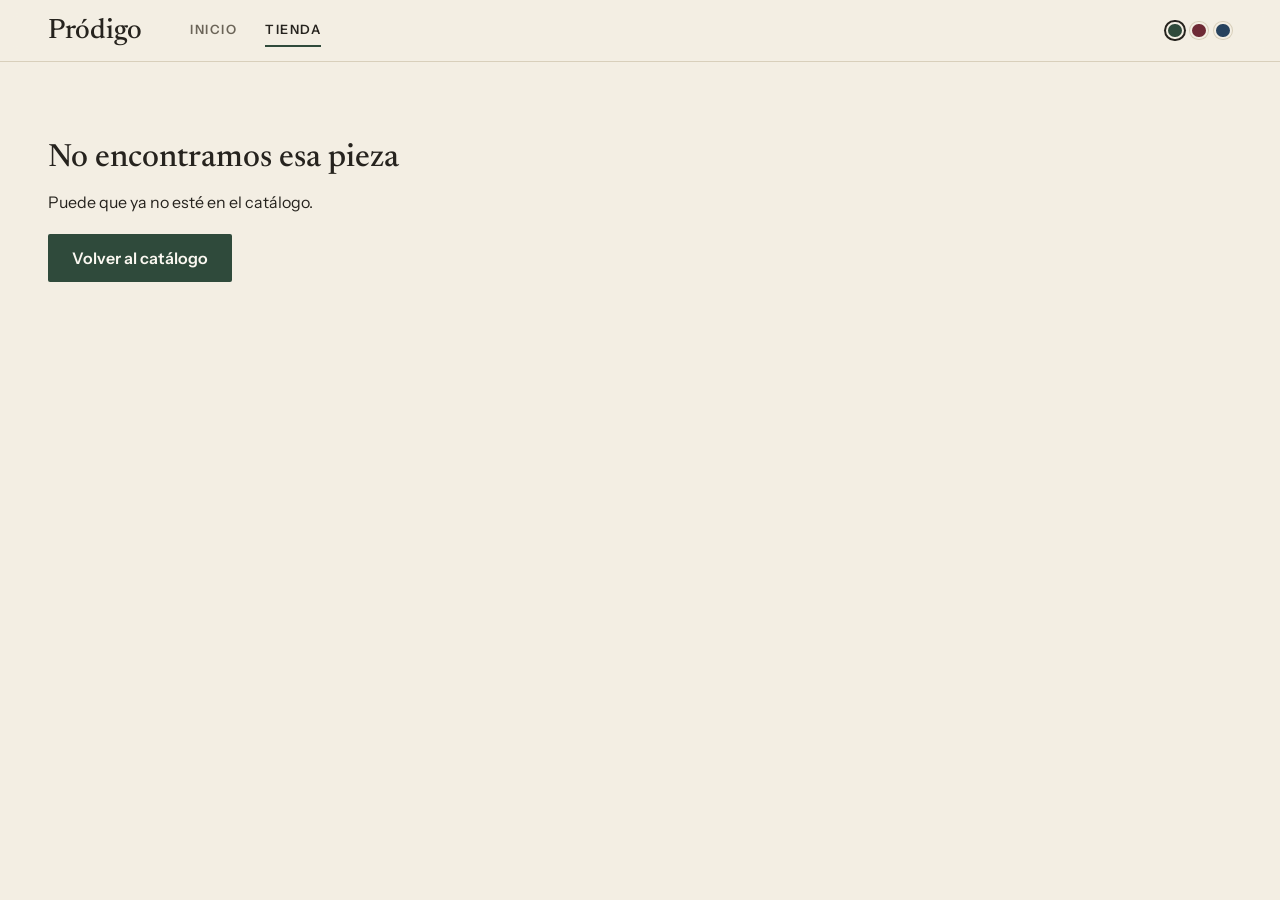
<file: tienda/pieza.html>
<!DOCTYPE html>
<html lang="es">
<head>
  <meta charset="utf-8">
  <meta name="viewport" content="width=device-width, initial-scale=1">
  <title>Pródigo – Pieza</title>
  <link rel="preconnect" href="https://fonts.googleapis.com">
  <link rel="preconnect" href="https://fonts.gstatic.com" crossorigin>
  <link href="https://fonts.googleapis.com/css2?family=Instrument+Sans:wght@400;600&family=Newsreader:opsz,wght@6..72,400;6..72,500&display=swap" rel="stylesheet">
  <link rel="stylesheet" href="style.css?v=4">
</head>
<body data-theme="papel" data-seccion="tienda">

  <header class="cabecera" id="cabecera"></header>
  <script src="cabecera.js?v=4"></script>

  <main class="ficha" id="ficha"><p>Cargando…</p></main>

  <script src="api.js?v=4"></script>
  <script>
    const ficha = document.getElementById("ficha");
    const params = new URLSearchParams(location.search);

    function noEncontrada() {
      document.title = "Pródigo – Pieza no encontrada";
      ficha.innerHTML = `<div class="vacio"><h1>No encontramos esa pieza</h1><p>Puede que ya no esté en el catálogo.</p><a class="boton" href="tienda.html">Volver al catálogo</a></div>`;
    }

    async function iniciar() {
      let p;
      try {
        p = await obtenerPieza(params.get("id") || "");
      } catch (err) {
        console.error(err);
        return noEncontrada();
      }

      document.title = `Pródigo – ${p.titulo}`;
      const archivos = archivosDe(p);
      const vistas = archivos.length
        ? archivos.map((f, i) => ({ src: urlImagen(p, f, "1200x0"), etiqueta: caraDe(p, i) }))
        : [{ src: "", etiqueta: "Imagen principal" }];

      const placa = v => v.src
        ? `<img src="${esc(v.src)}" alt="${esc(p.titulo)}: ${esc(v.etiqueta)}">`
        : `<span>${esc(String(p.titulo || "?").charAt(0))}</span>`;

      // Datos de catalogación: los comunes y los propios de la categoría, si están completos
      const datos = [
        ["Categoría", [p._cat?.nombre]], ["Colección", [p._colec?.nombre]], ["Fecha", [p.fecha]], ["Medidas", [p.medidas]],
        ...camposDe(p._cat).map(c => [c.etiqueta, valoresCampo(p, c)]),
        ["Inscripciones", [p.inscripciones]],
      ];
      const filas = datos.map(([et, v]) => [et, v.filter(Boolean)]).filter(([, v]) => v.length)
        .map(([et, v]) => `<dt>${esc(et)}</dt><dd style="white-space:pre-line">${esc(v.join("; "))}</dd>`).join("");
      const enVenta = p.destino === DESTINO_VENTA;
      const consulta = `mailto:contacto@ejemplo.com?subject=${encodeURIComponent("Consulta por " + p.titulo + " (" + p.id + ")")}`;

      ficha.innerHTML = `
        <a class="volver" href="tienda.html">Volver al catálogo</a>
        <div class="ficha-cuerpo">
          <div class="ficha-imagenes">
            <div class="visor placa" id="visor">${placa(vistas[0])}</div>
            ${vistas.length > 1 ? `<div class="miniaturas" role="group" aria-label="Vistas de la pieza">
              ${vistas.map((v, i) => `<button type="button" class="miniatura" data-i="${i}" aria-pressed="${i === 0}" aria-label="${esc(v.etiqueta)}"><span class="placa">${placa(v)}</span><small>${esc(v.etiqueta)}</small></button>`).join("")}
            </div>` : ""}
          </div>
          <div class="ficha-datos">
            <h1>${esc(p.titulo)}</h1>
            ${enVenta && formatoPrecio(p) ? `<p class="precio-grande">${esc(formatoPrecio(p))}</p>` : ""}
            ${enVenta && p.estado ? `<span class="estado ${p.estado === "Reservada" ? "reservada" : ""}">${esc(p.estado)}</span>` : ""}
            ${p.descripcion ? `<p style="margin-top:1rem">${esc(p.descripcion)}</p>` : ""}
            ${filas ? `<dl>${filas}</dl>` : ""}
            ${enVenta ? `<a class="boton" href="${consulta}">${p.estado === "Reservada" ? "Consultar disponibilidad" : "Consultar por esta pieza"}</a>` : ""}
          </div>
        </div>`;

      // Cambiar de vista con las miniaturas
      ficha.addEventListener("click", e => {
        const b = e.target.closest(".miniatura");
        if (!b) return;
        document.getElementById("visor").innerHTML = placa(vistas[Number(b.dataset.i)]);
        ficha.querySelectorAll(".miniatura").forEach(x => x.setAttribute("aria-pressed", x === b));
      });
    }

    iniciar();
  </script>
</body>
</html>
</file>
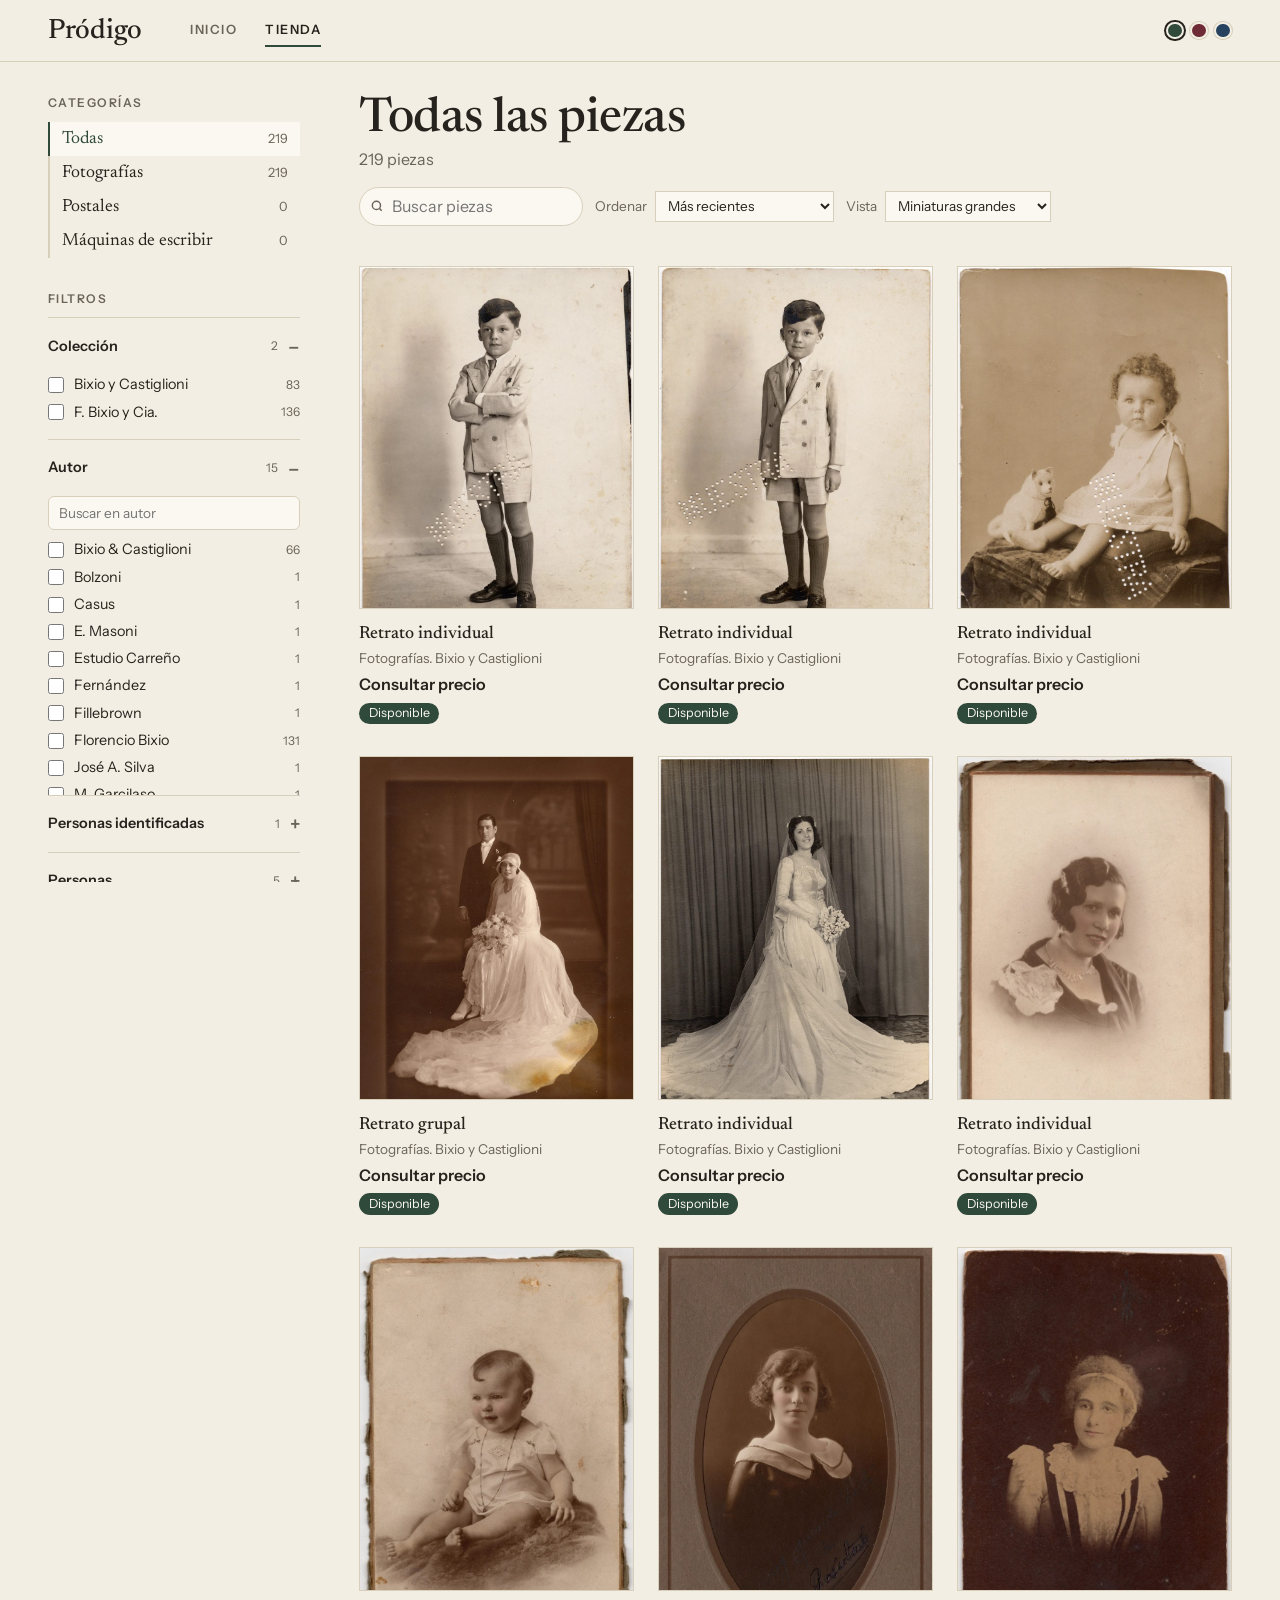
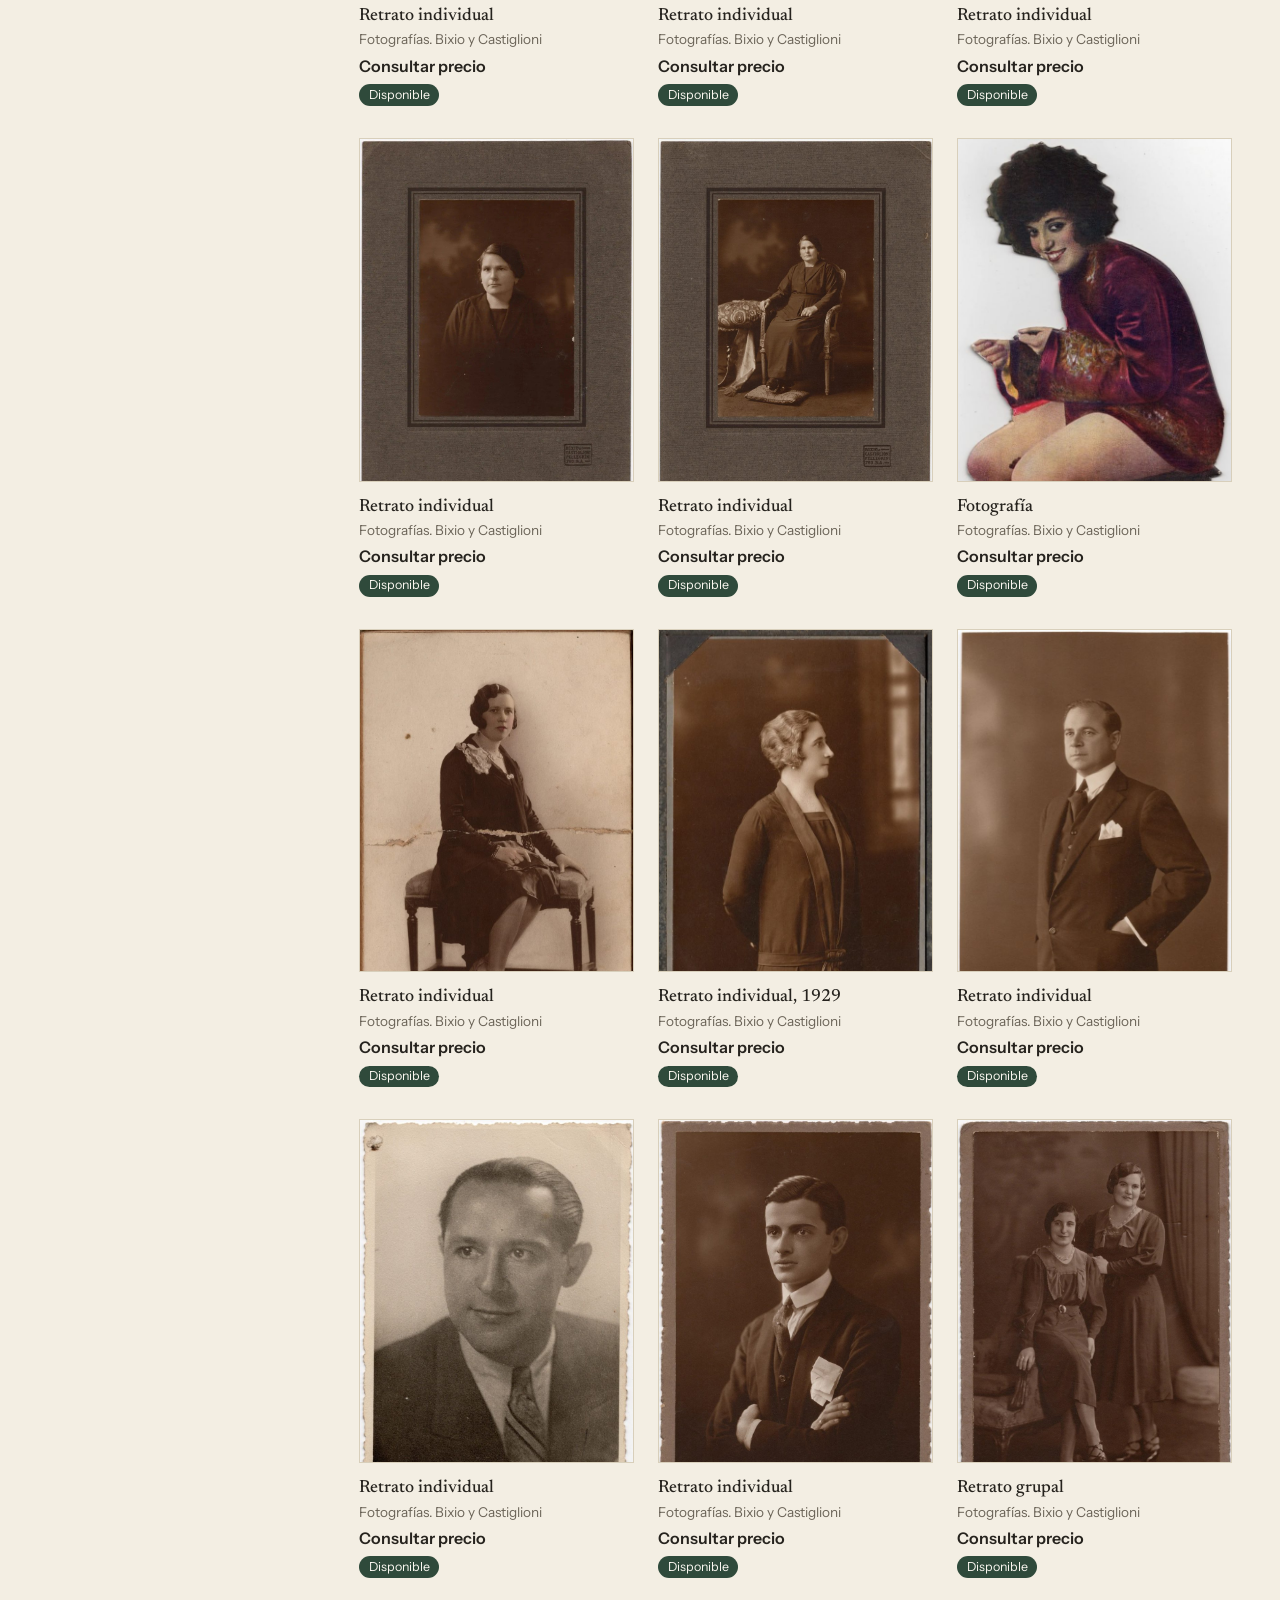
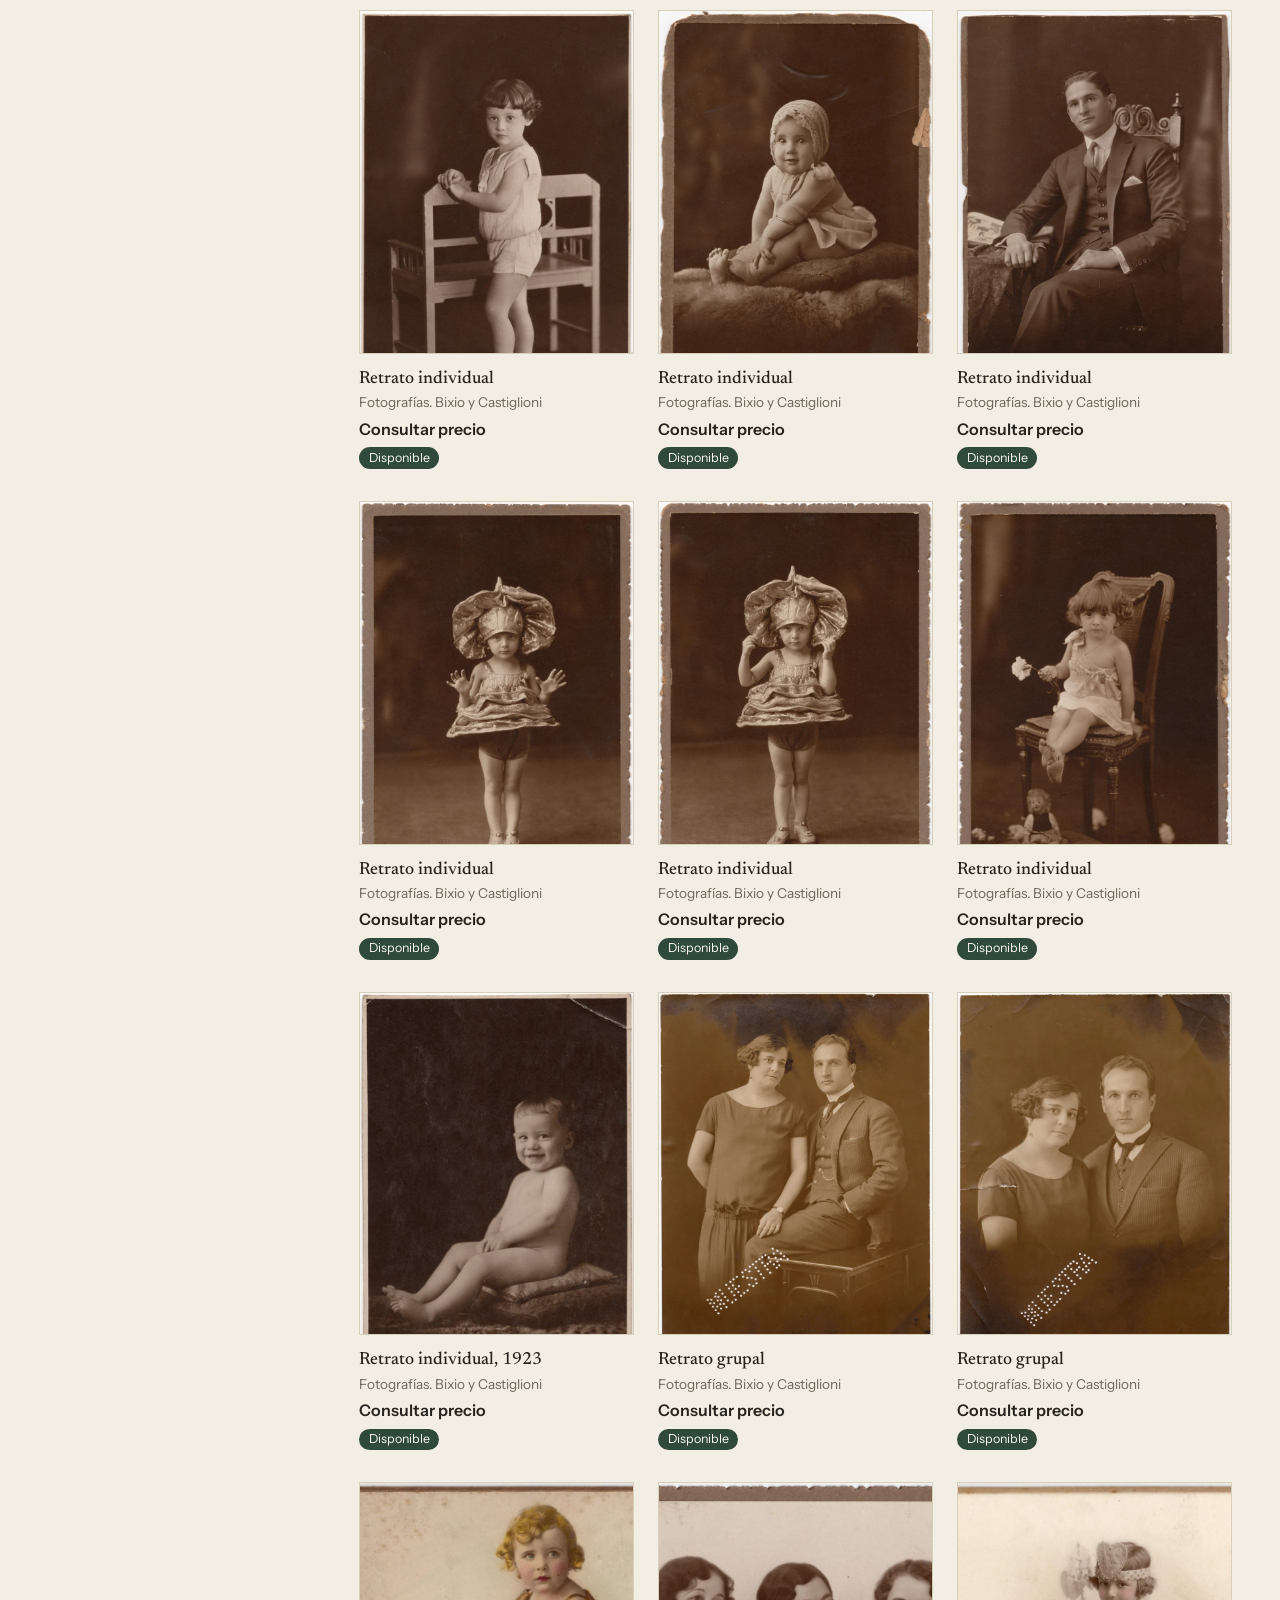
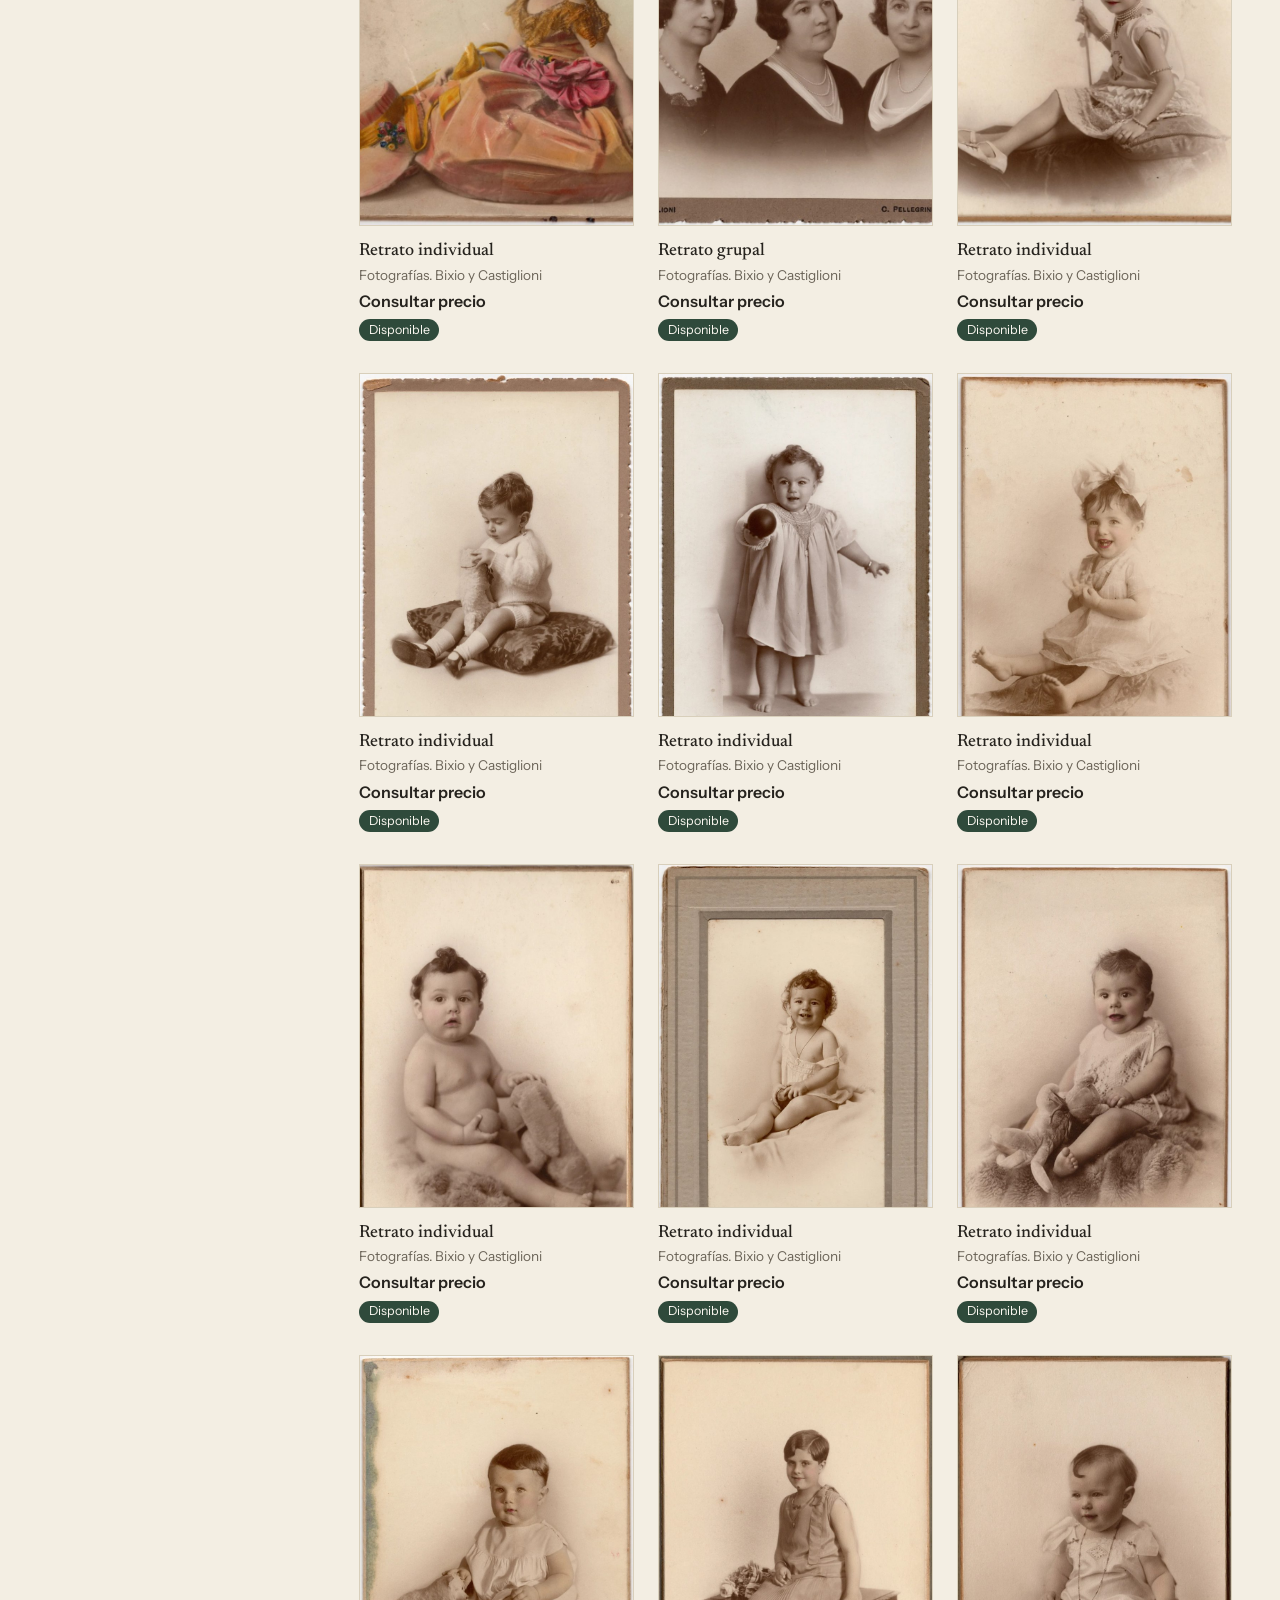
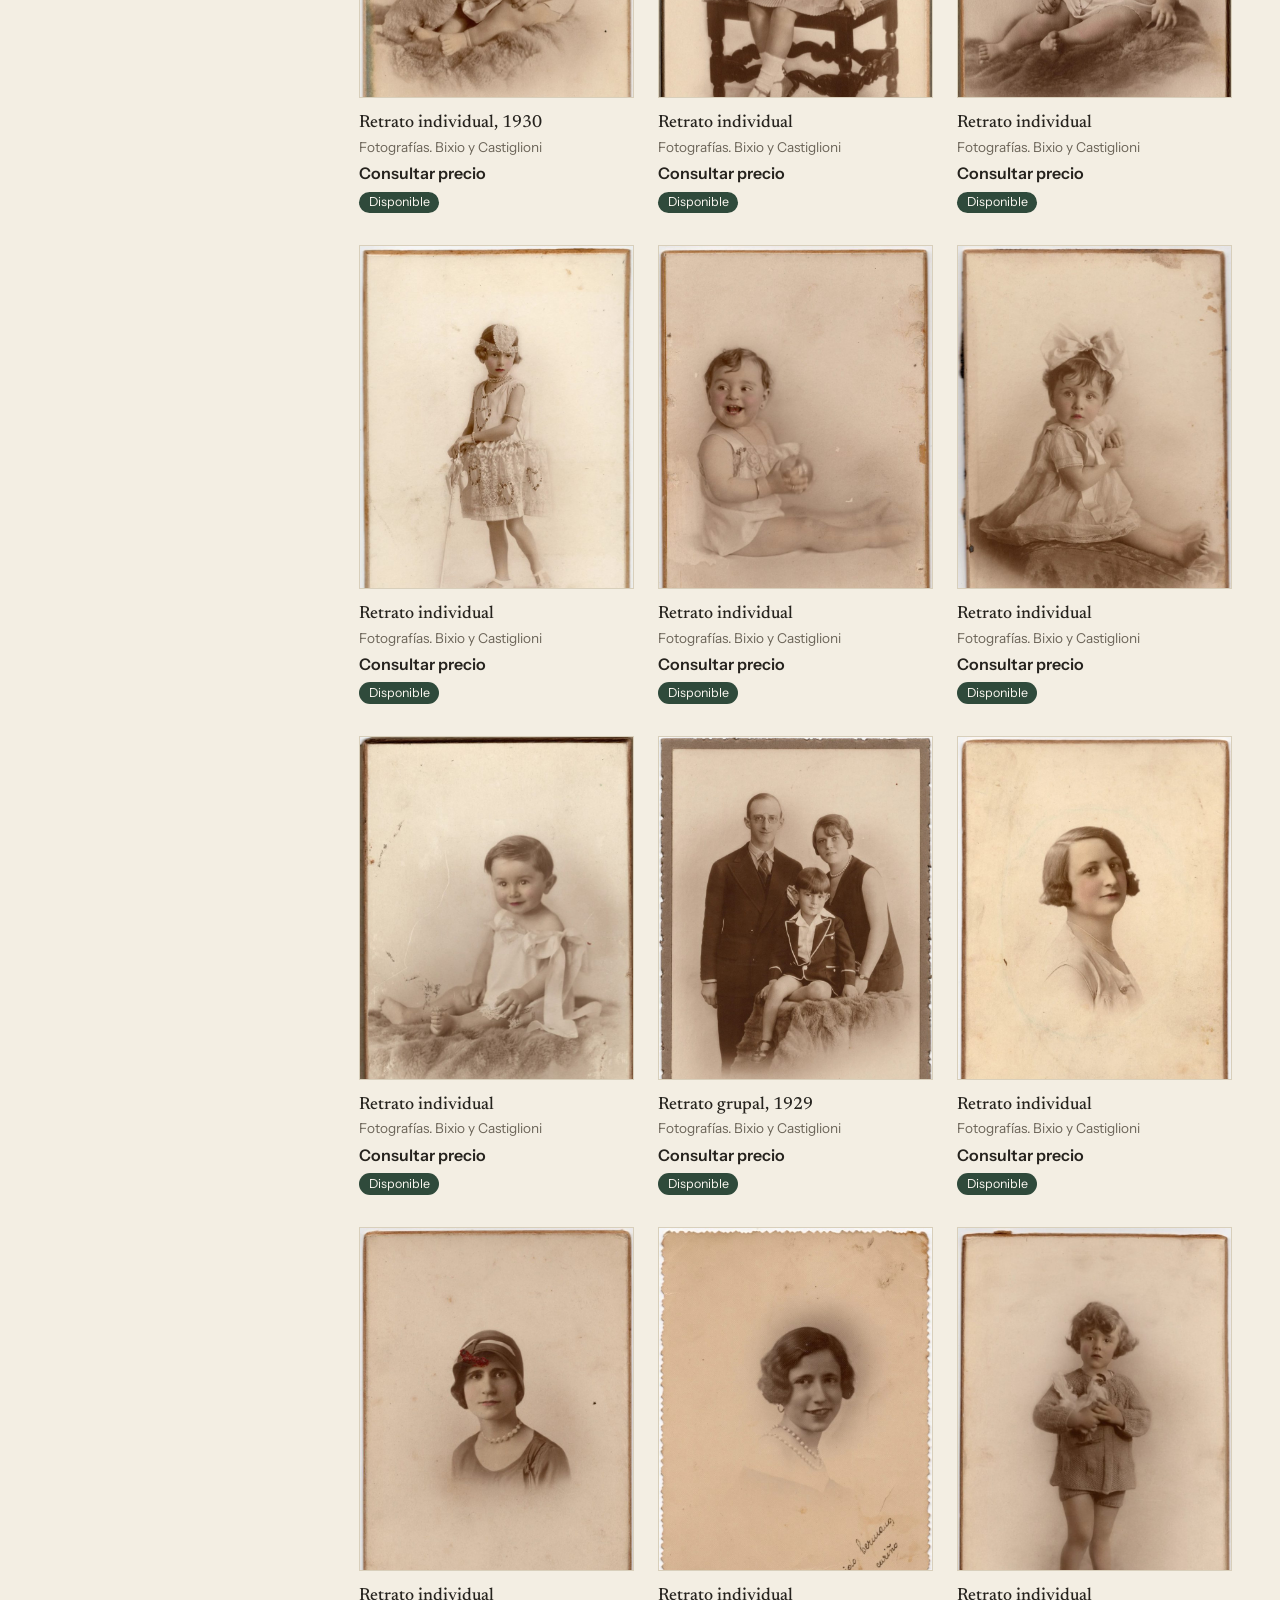
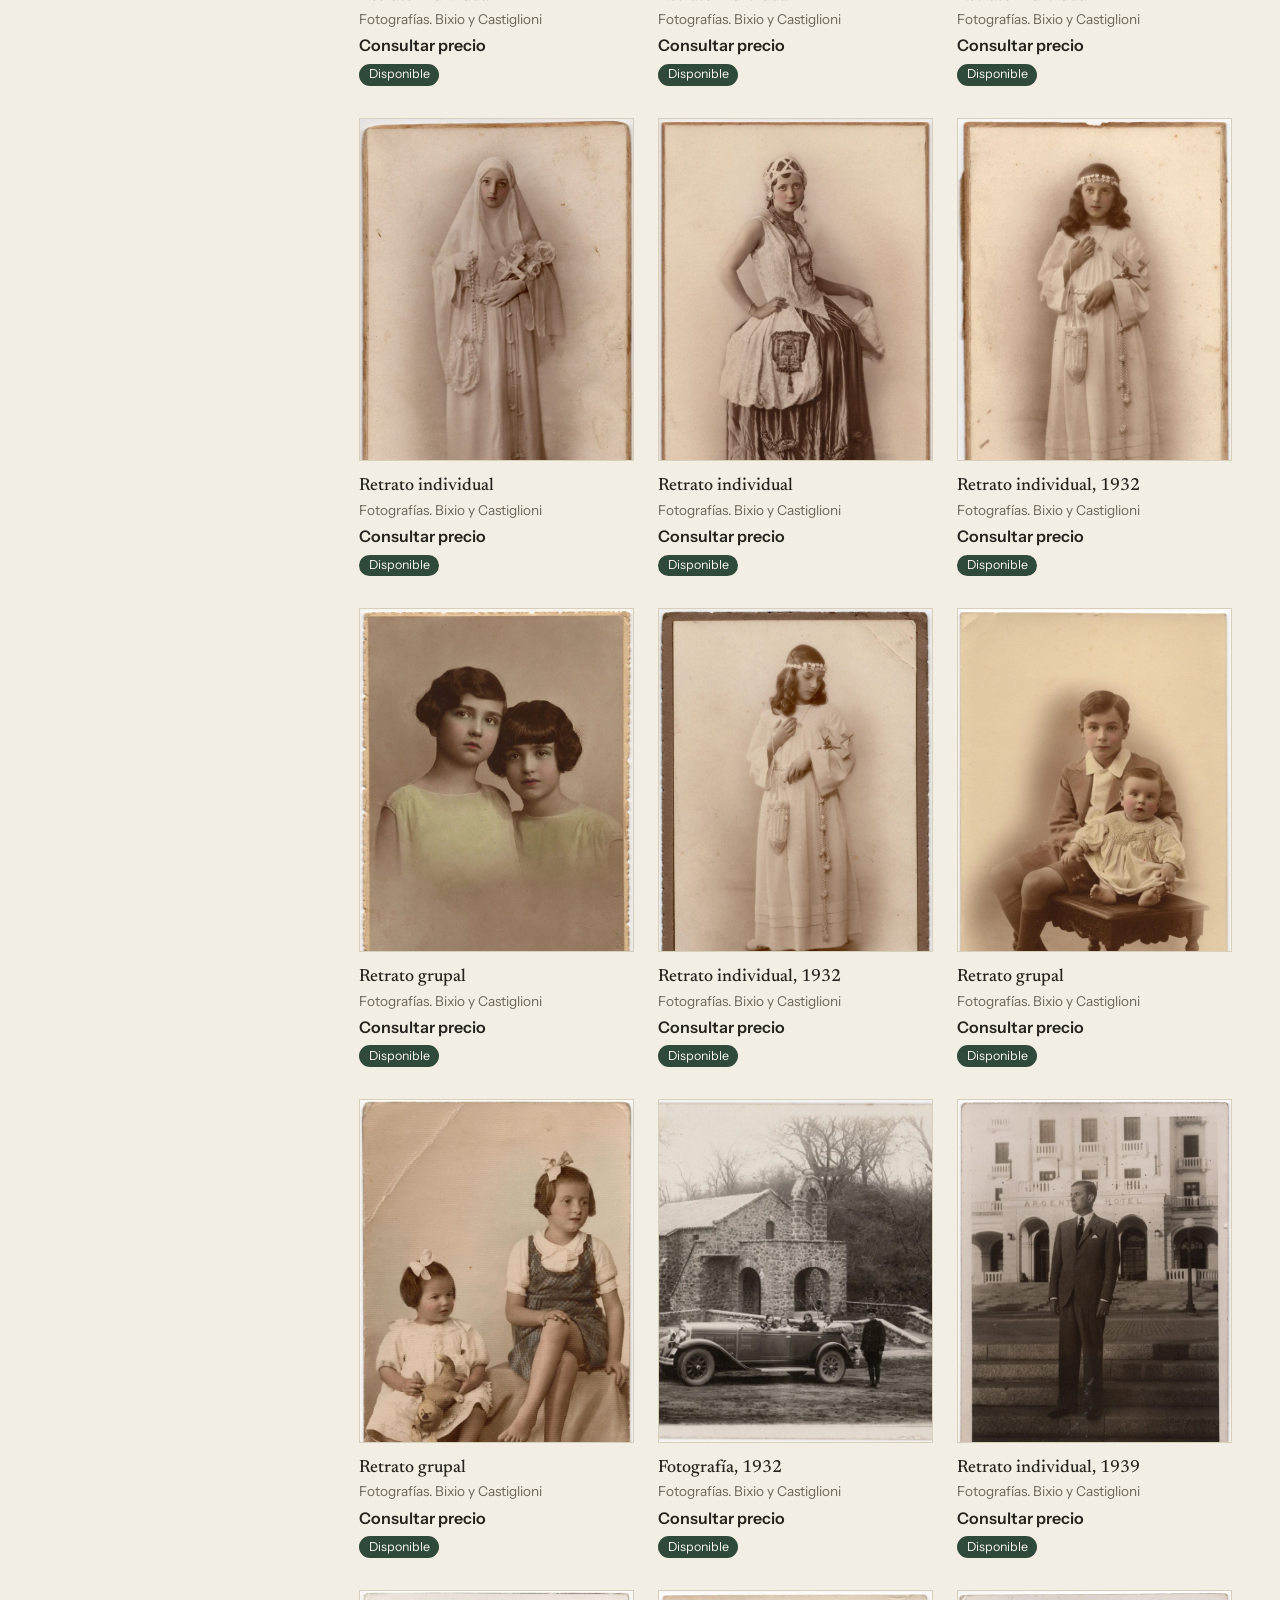
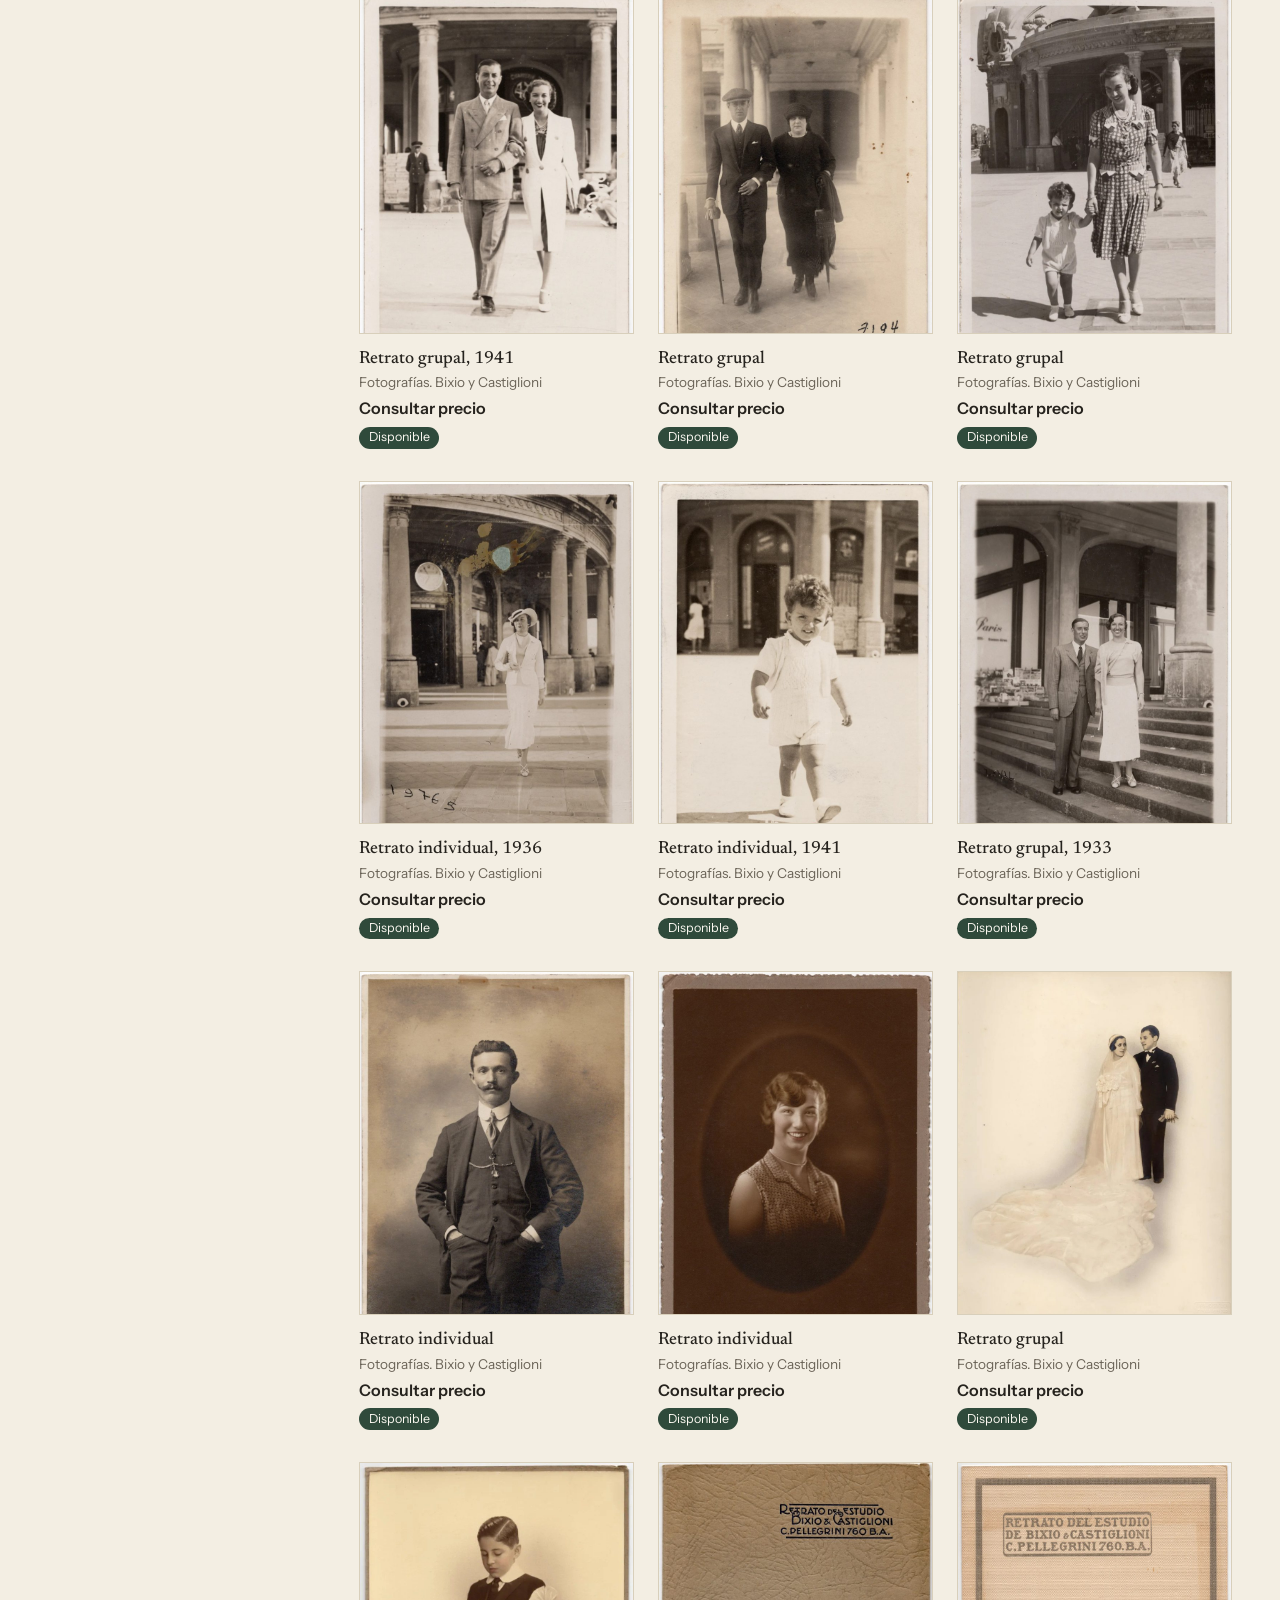
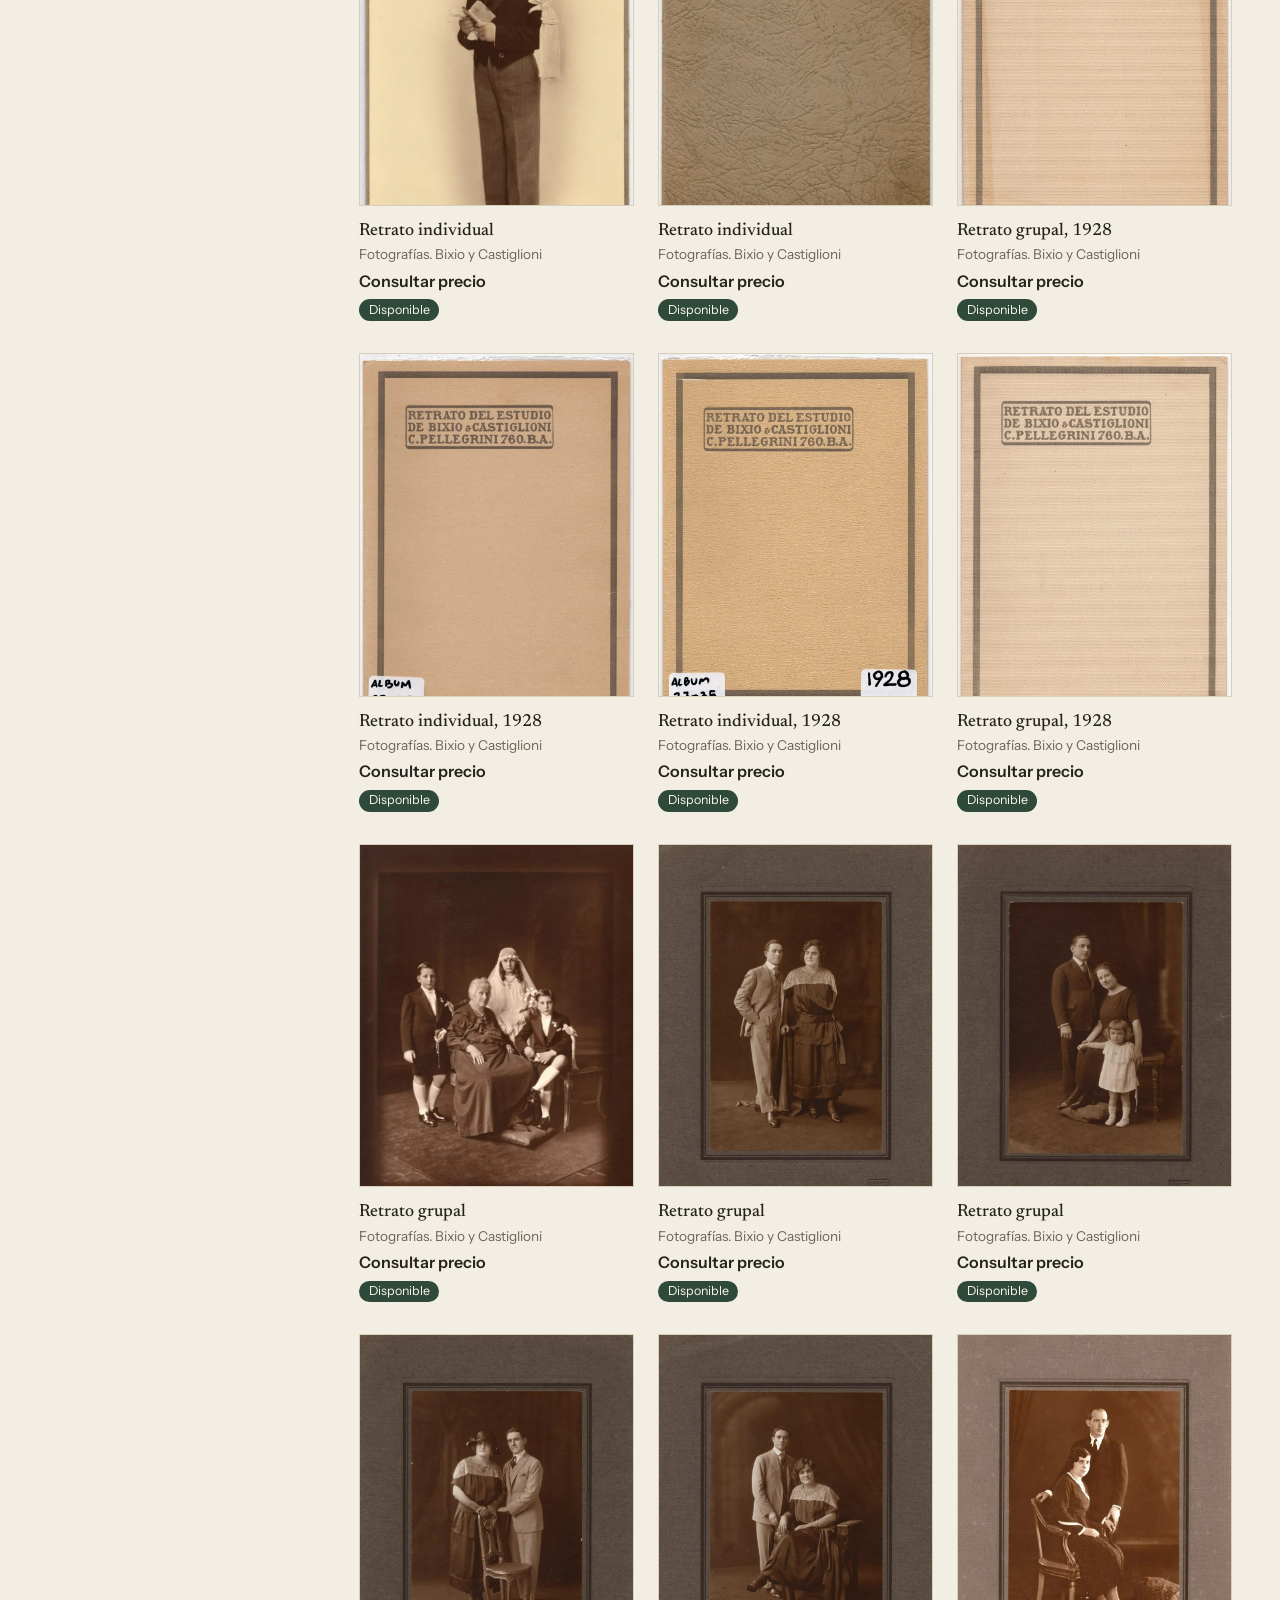
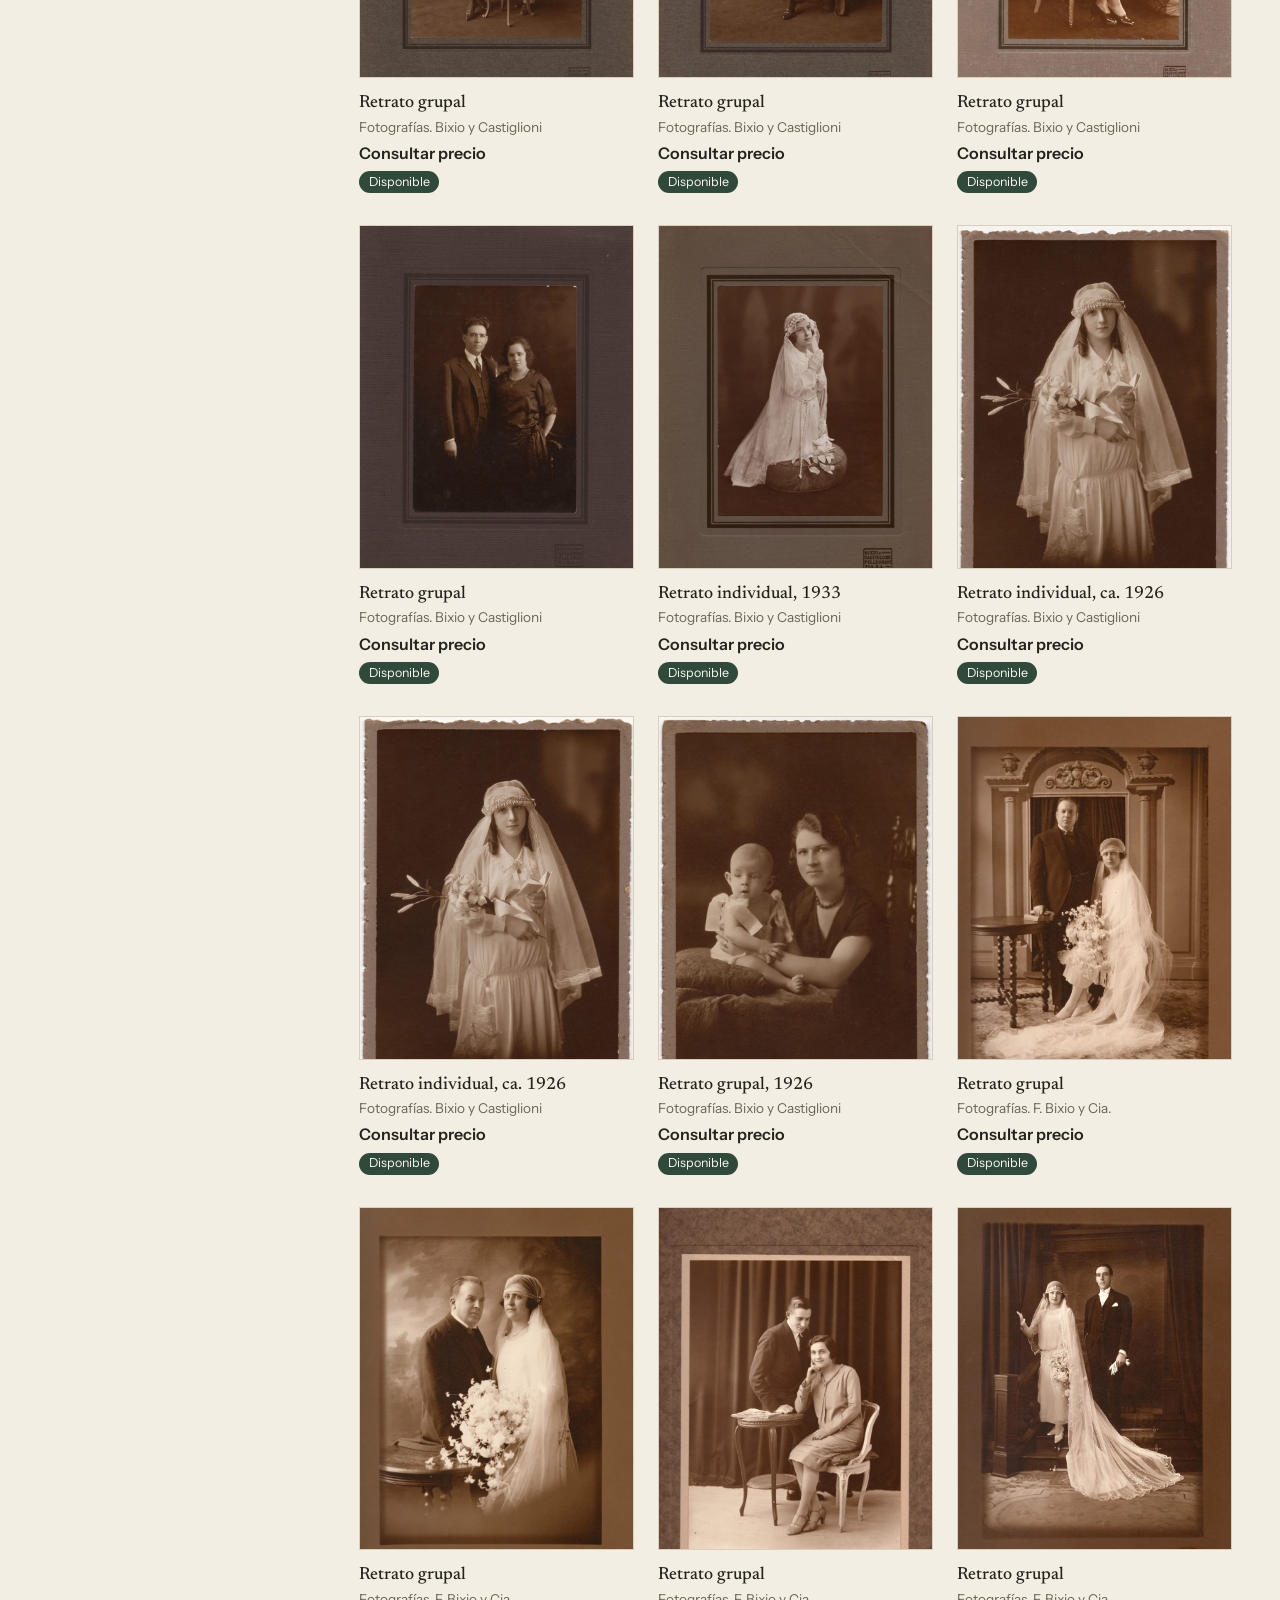
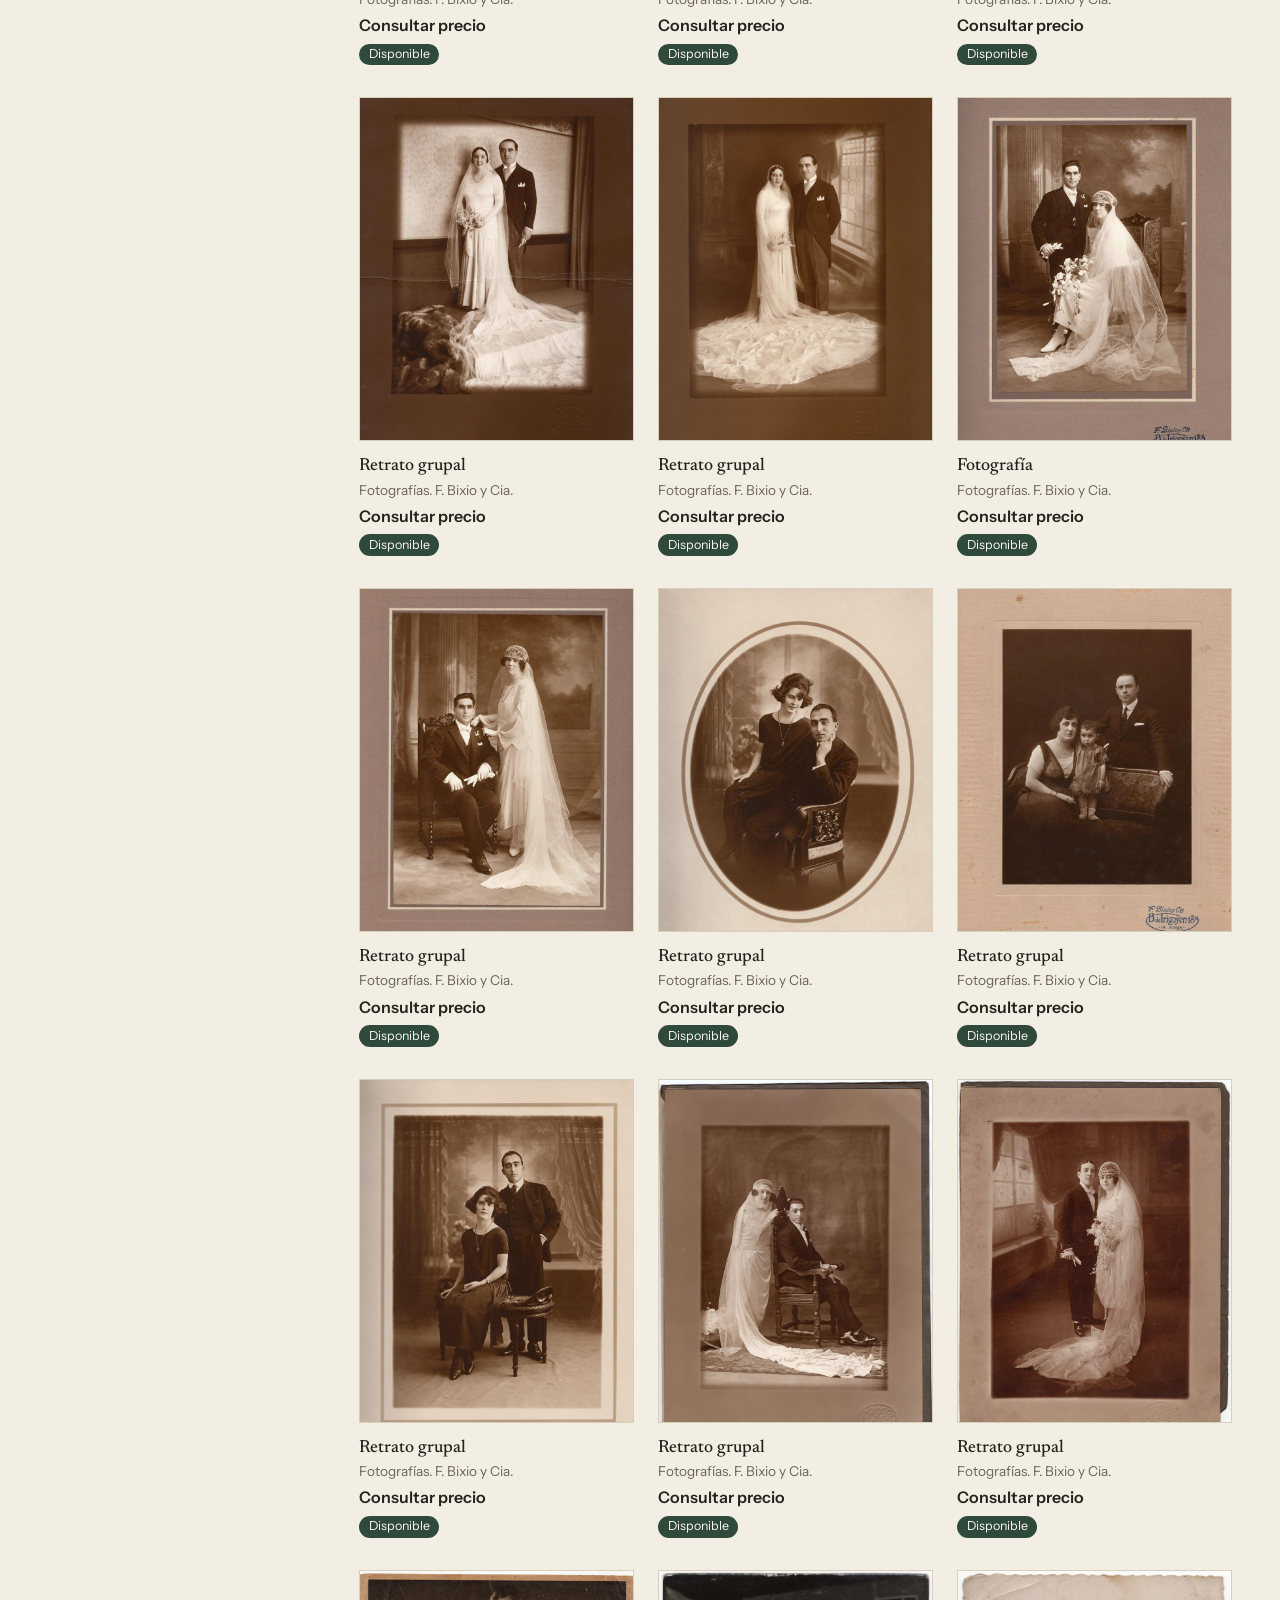
<file: tienda/tienda.html>
<!DOCTYPE html>
<html lang="es">
<head>
  <meta charset="utf-8">
  <meta name="viewport" content="width=device-width, initial-scale=1">
  <title>Pródigo – Tienda</title>
  <link rel="preconnect" href="https://fonts.googleapis.com">
  <link rel="preconnect" href="https://fonts.gstatic.com" crossorigin>
  <link href="https://fonts.googleapis.com/css2?family=Instrument+Sans:wght@400;600&family=Newsreader:opsz,wght@6..72,400;6..72,500&display=swap" rel="stylesheet">
  <link rel="stylesheet" href="style.css?v=4">
</head>
<body data-theme="papel" data-seccion="tienda">

  <header class="cabecera" id="cabecera"></header>
  <script src="cabecera.js?v=4"></script>

  <div class="disposicion">
    <aside class="lateral" id="lateral" aria-label="Categorías y filtros">
      <div class="lateral-cabeza"><span class="marca">Filtrar</span><button type="button" id="cerrar" aria-label="Cerrar">×</button></div>
      <h2 class="etiqueta">Categorías</h2>
      <ul class="lista-cats" id="lista-categorias"></ul>
      <div id="filtros"></div>
    </aside>

    <main aria-live="polite">
      <div class="barra-lista">
        <div>
          <h1 id="titulo-lista">Todas las piezas</h1>
          <p id="cantidad"></p>
        </div>
        <div class="herramientas">
          <button type="button" class="boton-filtros" id="abrir">
            <svg width="14" height="14" viewBox="0 0 24 24" fill="none" stroke="currentColor" stroke-width="2.5" aria-hidden="true"><path d="M4 6h16M7 12h10M10 18h4"/></svg>
            Filtrar
          </button>
          <label class="buscador">
            <svg width="14" height="14" viewBox="0 0 24 24" fill="none" stroke="currentColor" stroke-width="2.5" aria-hidden="true"><circle cx="11" cy="11" r="7"/><path d="m20 20-3.5-3.5"/></svg>
            <input type="search" id="busqueda" placeholder="Buscar piezas" aria-label="Buscar piezas">
          </label>
          <label class="orden">Ordenar
            <select id="orden">
              <option value="">Más recientes</option>
              <option value="precio-asc">Precio: menor a mayor</option>
              <option value="precio-desc">Precio: mayor a menor</option>
              <option value="titulo">Título A–Z</option>
              <option value="fecha-asc">Fecha: más antiguas</option>
              <option value="fecha-desc">Fecha: más recientes</option>
            </select>
          </label>
          <label class="orden">Vista
            <select id="vista">
              <option value="0">Miniaturas pequeñas</option>
              <option value="1">Miniaturas medianas</option>
              <option value="2" selected>Miniaturas grandes</option>
              <option value="3">Vista previa</option>
            </select>
          </label>
        </div>
      </div>
      <div class="chips" id="chips"></div>
      <div class="grilla" id="grilla" data-tamano="2"><p>Cargando…</p></div>
    </main>
  </div>
  <div class="velo" id="velo" hidden></div>

  <script src="api.js?v=4"></script>
  <script>
    const TODAS = "todas";
    let categorias = [];
    let piezas = [];
    let activa = TODAS;
    // Filtros elegidos: clave del grupo -> Set de valores. Dentro de un grupo es "o", entre grupos es "y".
    let filtros = {};
    let periodo = null;          // [desde, hasta] elegido, o null si no se filtra por período
    const abiertos = new Set();  // grupos desplegados
    const vistos = new Set();    // grupos que ya se mostraron alguna vez
    const busquedas = {};        // texto escrito en el buscador de cada grupo

    const $ = id => document.getElementById(id);
    const grilla = $("grilla");

    const deCategoria = slug => slug === TODAS ? piezas : piezas.filter(p => p._cat.slug === slug);
    const precioDe = p => Number(p.precio_usd ?? p.precio) || 0;

    // Grupos de filtros: la colección y los campos propios marcados como filtro
    // (en "Todas", los de todas las categorías; un grupo sin opciones no se muestra).
    function grupos() {
      const cats = activa === TODAS ? categorias : categorias.filter(c => c.slug === activa);
      const lista = [{ clave: "coleccion", etiqueta: "Colección", valores: p => p._colec ? [p._colec.nombre] : [] }];
      cats.flatMap(camposDe).filter(c => c.filtro).forEach(c => {
        if (!lista.some(g => g.clave === c.clave)) lista.push({ clave: c.clave, etiqueta: c.etiqueta, valores: p => valoresCampo(p, c) });
      });
      return lista;
    }

    const enPeriodo = p => {
      if (!periodo) return true;
      const a = periodoDe(p);
      return !!a && a[0] <= periodo[1] && a[1] >= periodo[0];
    };

    // Piezas que cumplen la búsqueda y los filtros (menos el grupo "salvo", para contar sus opciones)
    function filtrar(lista, gs, salvo) {
      const q = normalizar($("busqueda").value.trim());
      return lista.filter(p =>
        (!q || textoDe(p).includes(q)) &&
        (salvo === "periodo" || enPeriodo(p)) &&
        gs.every(g => g.clave === salvo || !filtros[g.clave] || g.valores(p).some(v => filtros[g.clave].has(v))));
    }

    function pintarCategorias() {
      const items = [{ slug: TODAS, nombre: "Todas" }, ...categorias];
      $("lista-categorias").innerHTML = items.map(c => `<li><button type="button" data-cat="${esc(c.slug)}" aria-pressed="${c.slug === activa}">
        <span>${esc(c.nombre)}</span><span>${deCategoria(c.slug).length}</span></button></li>`).join("");
    }

    function pintarFiltros() {
      const enCat = deCategoria(activa);
      const gs = grupos();
      let html = "";
      gs.forEach((g, i) => {
        // Cuántas piezas quedarían con cada opción, respetando los demás filtros elegidos
        const cuenta = {};
        filtrar(enCat, gs, g.clave).forEach(p => new Set(g.valores(p)).forEach(v => cuenta[v] = (cuenta[v] || 0) + 1));
        const elegidos = filtros[g.clave] || new Set();
        elegidos.forEach(v => cuenta[v] ??= 0);
        const vals = Object.entries(cuenta).sort((a, b) =>
          (elegidos.has(b[0]) - elegidos.has(a[0])) || a[0].localeCompare(b[0], "es", { numeric: true }));
        if (!vals.length) return;
        // Los dos primeros grupos arrancan abiertos (la primera vez que aparecen), y los que tienen algo elegido
        if (!vistos.has(g.clave) && i < 2 || elegidos.size) abiertos.add(g.clave);
        vistos.add(g.clave);
        const largas = vals.length >= 8;
        html += `
          <details class="grupo" data-grupo="${esc(g.clave)}"${abiertos.has(g.clave) ? " open" : ""}>
            <summary>${esc(g.etiqueta)}<small>${vals.length}</small></summary>
            ${largas ? `<input type="search" class="buscar-opcion" data-grupo="${esc(g.clave)}" placeholder="Buscar en ${esc(g.etiqueta.toLowerCase())}" aria-label="Buscar en ${esc(g.etiqueta)}" value="${esc(busquedas[g.clave] || "")}">` : ""}
            <div class="opciones${largas ? " largas" : ""}">${vals.map(([v, n]) => `
              <label data-texto="${esc(normalizar(v))}"><input type="checkbox" data-campo="${esc(g.clave)}" value="${esc(v)}"${elegidos.has(v) ? " checked" : ""}> ${esc(v)} <small>${n}</small></label>`).join("")}
            </div>
          </details>`;
      });

      // Período: entre el año más antiguo y el más reciente de la categoría
      const anios = enCat.map(periodoDe).filter(Boolean).flat();
      if (anios.length) {
        const min = Math.min(...anios), max = Math.max(...anios);
        const [d, h] = periodo || [min, max];
        html += `
          <details class="grupo" data-grupo="periodo"${abiertos.has("periodo") || periodo ? " open" : ""}>
            <summary>Período<small>${min}–${max}</small></summary>
            <div class="periodo">
              <span>Desde <strong id="anio-desde">${d}</strong> hasta <strong id="anio-hasta">${h}</strong></span>
              <input type="range" id="rango-desde" min="${min}" max="${max}" value="${d}" aria-label="Desde el año">
              <input type="range" id="rango-hasta" min="${min}" max="${max}" value="${h}" aria-label="Hasta el año">
            </div>
          </details>`;
      }

      $("filtros").innerHTML = html
        ? `<h2 class="etiqueta">Filtros</h2>` + html
        : `<p class="sin-filtros">Esta categoría todavía no tiene filtros.</p>`;
      document.querySelectorAll(".buscar-opcion").forEach(filtrarOpciones);

      const etiqueta = clave => gs.find(g => g.clave === clave)?.etiqueta || clave;
      const activos = Object.entries(filtros).flatMap(([campo, set]) => [...set].map(v => [campo, v]));
      $("chips").innerHTML = activos.map(([campo, v]) => `<button type="button" class="chip" data-campo="${esc(campo)}" data-valor="${esc(v)}" aria-label="Quitar filtro ${esc(etiqueta(campo))}: ${esc(v)}">${esc(v)}</button>`).join("")
        + (periodo ? `<button type="button" class="chip" data-campo="periodo" aria-label="Quitar filtro de período">${periodo[0]}–${periodo[1]}</button>` : "")
        + (activos.length || periodo ? `<button type="button" class="enlace" id="limpiar">Quitar todo</button>` : "");
    }

    // Buscador dentro de un grupo largo: oculta las opciones que no coinciden
    function filtrarOpciones(input) {
      const q = normalizar(input.value.trim());
      busquedas[input.dataset.grupo] = input.value;
      input.nextElementSibling.querySelectorAll("label").forEach(l => l.hidden = !!q && !l.dataset.texto.includes(q));
    }

    function pintarPiezas() {
      const visibles = filtrar(deCategoria(activa), grupos());

      const orden = $("orden").value;
      const anio = p => periodoDe(p)?.[0];
      // Las piezas sin fecha van al final en los dos sentidos
      const porFecha = signo => (a, b) => (anio(a) == null) - (anio(b) == null) || signo * ((anio(a) ?? 0) - (anio(b) ?? 0));
      if (orden === "precio-asc") visibles.sort((a, b) => precioDe(a) - precioDe(b));
      if (orden === "precio-desc") visibles.sort((a, b) => precioDe(b) - precioDe(a));
      if (orden === "titulo") visibles.sort((a, b) => String(a.titulo).localeCompare(String(b.titulo), "es"));
      if (orden === "fecha-asc") visibles.sort(porFecha(1));
      if (orden === "fecha-desc") visibles.sort(porFecha(-1));

      const cat = categorias.find(c => c.slug === activa);
      $("titulo-lista").textContent = cat ? cat.nombre : "Todas las piezas";
      $("cantidad").textContent = visibles.length + (visibles.length === 1 ? " pieza" : " piezas");

      if (!visibles.length) {
        grilla.innerHTML = Object.keys(filtros).length || periodo || $("busqueda").value.trim()
          ? `<p>Ninguna pieza coincide con lo elegido.</p>`
          : `<p>Todavía no hay piezas en venta en esta categoría.</p>`;
        return;
      }
      // En "Vista previa" las imágenes se ven grandes: se pide la versión de 1200 px
      const miniatura = $("vista").value === "3" ? "1200x0" : "400x0";
      grilla.innerHTML = visibles.map(p => {
        const img = archivosDe(p)[0];
        return `
        <article class="pieza">
          <a href="pieza.html?id=${encodeURIComponent(p.id)}">
            <div class="placa">${img ? `<img src="${esc(urlImagen(p, img, miniatura))}" alt="${esc(p.titulo)}" loading="lazy">` : esc(String(p.titulo || "?").charAt(0))}</div>
            <h3>${esc(p.titulo)}</h3>
            <p class="detalle">${esc(p._cat.nombre)}${p._colec ? ". " + esc(p._colec.nombre) : ""}</p>
            <p class="precio">${esc(formatoPrecio(p))}</p>
            ${p.estado ? `<span class="estado ${p.estado === "Reservada" ? "reservada" : ""}">${esc(p.estado)}</span>` : ""}
          </a>
        </article>`;
      }).join("");
    }

    function pintar() {
      pintarCategorias();
      pintarFiltros();
      pintarPiezas();
    }

    $("lista-categorias").addEventListener("click", e => {
      const b = e.target.closest("button[data-cat]");
      if (!b) return;
      activa = b.dataset.cat;
      filtros = {};
      periodo = null;
      pintar();
    });

    $("filtros").addEventListener("change", e => {
      const { campo } = e.target.dataset;
      if (campo) {
        (filtros[campo] ||= new Set())[e.target.checked ? "add" : "delete"](e.target.value);
        if (!filtros[campo].size) delete filtros[campo];
      } else if (!e.target.matches("input[type=range]")) return;
      pintarFiltros();
      pintarPiezas();
    });

    // Mientras se arrastra el período solo se actualiza la grilla; al soltar ("change"), también los filtros
    $("filtros").addEventListener("input", e => {
      if (e.target.matches(".buscar-opcion")) return filtrarOpciones(e.target);
      if (!e.target.matches("input[type=range]")) return;
      const desde = $("rango-desde"), hasta = $("rango-hasta");
      let d = Number(desde.value), h = Number(hasta.value);
      if (d > h) e.target === desde ? (h = d, hasta.value = h) : (d = h, desde.value = d);
      periodo = d === Number(desde.min) && h === Number(desde.max) ? null : [d, h];
      $("anio-desde").textContent = d;
      $("anio-hasta").textContent = h;
      pintarPiezas();
    });

    // Recordar qué grupos quedaron abiertos al volver a dibujar los filtros
    $("filtros").addEventListener("toggle", e => {
      const g = e.target.dataset?.grupo;
      if (g) e.target.open ? abiertos.add(g) : abiertos.delete(g);
    }, true);

    $("chips").addEventListener("click", e => {
      const b = e.target.closest("button");
      if (!b) return;
      if (b.id === "limpiar") { filtros = {}; periodo = null; }
      else if (b.dataset.campo === "periodo") periodo = null;
      else {
        filtros[b.dataset.campo].delete(b.dataset.valor);
        if (!filtros[b.dataset.campo].size) delete filtros[b.dataset.campo];
      }
      pintarFiltros();
      pintarPiezas();
    });

    $("busqueda").addEventListener("input", () => { pintarFiltros(); pintarPiezas(); });
    $("orden").addEventListener("change", pintarPiezas);

    // Tamaño de las imágenes (como en el visor de colecciones fotográficas); se recuerda en este navegador
    const CLAVE_VISTA = "prodigo-vista";
    try {
      const guardada = localStorage.getItem(CLAVE_VISTA);
      if ([...$("vista").options].some(o => o.value === guardada)) $("vista").value = guardada;
    } catch (_) {}
    grilla.dataset.tamano = $("vista").value;
    $("vista").addEventListener("change", () => {
      grilla.dataset.tamano = $("vista").value;
      try { localStorage.setItem(CLAVE_VISTA, $("vista").value); } catch (_) {}
      pintarPiezas();
    });

    // Celular: el lateral se abre como cajón
    const cajon = abrir => { $("lateral").classList.toggle("abierto", abrir); $("velo").hidden = !abrir; };
    $("abrir").addEventListener("click", () => cajon(true));
    $("cerrar").addEventListener("click", () => cajon(false));
    $("velo").addEventListener("click", () => cajon(false));
    document.addEventListener("keydown", e => { if (e.key === "Escape") cajon(false); });

    async function iniciar() {
      try {
        ({ categorias, piezas } = await cargarCatalogo({ soloVenta: true }));
        piezas.sort((a, b) => String(b.created).localeCompare(String(a.created)));   // más recientes primero
        pintar();
      } catch (err) {
        console.error(err);
        grilla.innerHTML = `<div class="vacio"><h1>No se pudo cargar el catálogo</h1><p>${MODO_DEMO
          ? "Probá recargar la página en un momento."
          : "Revisá que PocketBase esté corriendo y que la dirección en api.js sea la correcta."}</p></div>`;
      }
    }
    iniciar();
  </script>
</body>
</html>
</file>
<file: tienda/style.css>
/* Pródigo – prototipo de tienda. Las paletas se cambian con data-theme en <body>. */

:root,
[data-theme="papel"] {
  --fondo: #f3eee3;      /* beige papel */
  --superficie: #fbf8f1; /* blanco roto */
  --placa: #e4dccb;      /* fondo de las piezas sin foto */
  --tinta: #26231e;
  --tinta-suave: #6b6458;
  --linea: #d8cfbb;
  --acento: #2f4a3b;     /* verde de archivo */
  --acento-texto: #fbf8f1;
}

[data-theme="arena"] {
  --fondo: #efe4d2;
  --superficie: #f8f0e2;
  --placa: #dfcfb4;
  --tinta: #2b211d;
  --tinta-suave: #76645a;
  --linea: #d4c1a4;
  --acento: #6e2a35;     /* borravino */
  --acento-texto: #f8f0e2;
}

[data-theme="niebla"] {
  --fondo: #eceae4;
  --superficie: #f7f6f2;
  --placa: #d9d9d2;
  --tinta: #1f2630;
  --tinta-suave: #5c6572;
  --linea: #cfd0c9;
  --acento: #27425e;     /* azul tinta */
  --acento-texto: #f7f6f2;
}

* { box-sizing: border-box; margin: 0; }

body {
  background: var(--fondo);
  color: var(--tinta);
  font-family: "Instrument Sans", system-ui, sans-serif;
  line-height: 1.5;
}

:focus-visible { outline: 2px solid var(--acento); outline-offset: 3px; }

/* Cartel de la demo en GitHub Pages (panel y carga, ver sesion.js) */
.aviso-demo { background: var(--acento); color: var(--acento-texto); text-align: center; font-size: 0.9rem; padding: 0.5rem 1rem; }

/* Encabezado común (lo arma cabecera.js): marca, secciones y paleta */
.cabecera {
  position: sticky;
  top: 0;
  z-index: 10;
  display: flex;
  align-items: center;
  gap: clamp(1rem, 4vw, 3rem);
  padding: 0.9rem clamp(1rem, 4vw, 3rem);
  background: color-mix(in srgb, var(--fondo) 88%, transparent);
  backdrop-filter: blur(8px);
  border-bottom: 1px solid var(--linea);
}
.marca {
  font-family: "Newsreader", Georgia, serif;
  font-size: 1.75rem;
  font-weight: 500;
  letter-spacing: -0.01em;
  line-height: 1;
  color: inherit;
  text-decoration: none;
}
.secciones { flex: 1; min-width: 0; }
.secciones ul { list-style: none; padding: 0; display: flex; gap: 1.75rem; overflow-x: auto; }
.secciones a {
  display: block;
  padding: 0.35rem 0;
  font-size: 0.8rem;
  font-weight: 600;
  letter-spacing: 0.12em;
  text-transform: uppercase;
  color: var(--tinta-suave);
  text-decoration: none;
  white-space: nowrap;
  border-bottom: 2px solid transparent;
}
.secciones a:hover { color: var(--tinta); }
.secciones a[aria-current] { color: var(--tinta); border-bottom-color: var(--acento); }

/* Portada (index.html): foto a pantalla completa, el encabezado va encima, transparente */
[data-seccion="inicio"] .cabecera {
  position: absolute;
  inset: 0 0 auto;
  background: transparent;
  backdrop-filter: none;
  border-bottom-color: rgb(255 255 255 / 0.18);
}
[data-seccion="inicio"] .marca,
[data-seccion="inicio"] .secciones a { color: #fbf8f1; }
[data-seccion="inicio"] .secciones a[aria-current] { border-bottom-color: #fbf8f1; }
[data-seccion="inicio"] .paletas button { border-color: transparent; box-shadow: 0 0 0 1px rgb(255 255 255 / 0.5); }
[data-seccion="inicio"] .paletas button[aria-pressed="true"] { box-shadow: 0 0 0 2px #fbf8f1; }

.portada-inicio {
  position: relative;
  min-height: 100svh;
  display: grid;
  align-items: end;
  padding: 7rem clamp(1rem, 5vw, 4rem) clamp(2rem, 5vh, 3.5rem);
  color: #fbf8f1;
  background: #1d1a16 url("imgs/portada.webp") center 40% / cover no-repeat;
  overflow: hidden;
}
/* Oscurece la foto abajo (donde va el texto) y arriba (encabezado), con un tono sepia */
.portada-inicio::before {
  content: "";
  position: absolute;
  inset: 0;
  background:
    linear-gradient(to top, rgb(22 18 13 / 0.92) 0%, rgb(22 18 13 / 0.55) 45%, rgb(22 18 13 / 0.15) 75%, rgb(22 18 13 / 0.5) 100%),
    rgb(60 40 15 / 0.18);
}
.portada-contenido { position: relative; max-width: 62rem; }
.portada-antetitulo {
  font-size: 0.8rem;
  font-weight: 600;
  letter-spacing: 0.22em;
  text-transform: uppercase;
  opacity: 0.85;
}
.portada-titulo {
  font-family: "Newsreader", Georgia, serif;
  font-weight: 400;
  font-size: clamp(4.5rem, 15vw, 11rem);
  line-height: 0.9;
  letter-spacing: -0.03em;
  margin: 0.15em 0 0.2em -0.04em;
}
.portada-bajada {
  font-family: "Newsreader", Georgia, serif;
  font-size: clamp(1.2rem, 2.4vw, 1.6rem);
  line-height: 1.35;
  max-width: 34rem;
  opacity: 0.92;
}
.portada-botones { display: flex; flex-wrap: wrap; gap: 0.75rem; margin: 2rem 0 2.75rem; }
.boton.portada-cta { background: #fbf8f1; color: #1d1a16; padding: 0.95rem 1.75rem; font-size: 1.05rem; }
.portada-cta span { display: inline-block; transition: transform 0.2s; }
.portada-cta:hover span { transform: translateX(4px); }
.boton.portada-secundario { background: transparent; color: #fbf8f1; box-shadow: inset 0 0 0 1px rgb(255 255 255 / 0.6); padding: 0.95rem 1.5rem; font-size: 1.05rem; }
.portada-datos {
  display: grid;
  grid-template-columns: repeat(auto-fit, minmax(11rem, 1fr));
  gap: 1rem 2rem;
  padding-top: 1.25rem;
  border-top: 1px solid rgb(255 255 255 / 0.25);
}
.portada-datos dt { font-size: 0.72rem; letter-spacing: 0.16em; text-transform: uppercase; opacity: 0.7; }
.portada-datos dd { margin: 0.2rem 0 0; }
.portada-epigrafe {
  position: absolute;
  right: clamp(1rem, 5vw, 4rem);
  bottom: 0.9rem;
  font-size: 0.75rem;
  font-style: italic;
  opacity: 0.6;
}

/* Entrada suave del texto (se omite si el sistema pide menos animación) */
@media (prefers-reduced-motion: no-preference) {
  .portada-contenido > * { animation: aparecer 0.9s cubic-bezier(.2, .7, .2, 1) both; }
  .portada-contenido > :nth-child(2) { animation-delay: 0.1s; }
  .portada-contenido > :nth-child(3) { animation-delay: 0.25s; }
  .portada-contenido > :nth-child(4) { animation-delay: 0.4s; }
  .portada-contenido > :nth-child(5) { animation-delay: 0.55s; }
}
@keyframes aparecer { from { opacity: 0; transform: translateY(14px); } }

@media (max-width: 600px) {
  .portada-epigrafe { position: relative; right: auto; bottom: auto; margin-top: 1.5rem; }
  .portada-botones .boton { flex: 1; text-align: center; white-space: nowrap; padding-inline: 1rem; }
  .portada-datos { grid-template-columns: 1fr 1fr; }
}

/* Selector de paleta: una muestra de color por paleta */
.paletas { display: flex; gap: 0.4rem; }
.paletas button {
  width: 1.1rem;
  height: 1.1rem;
  padding: 0;
  border-radius: 50%;
  border: 2px solid var(--fondo);
  background: var(--muestra);
  box-shadow: 0 0 0 1px var(--linea);
  cursor: pointer;
}
.paletas button[aria-pressed="true"] { box-shadow: 0 0 0 2px var(--tinta); }

/* Tienda: menú lateral con categorías y filtros; en celular el lateral se abre como cajón */
.disposicion {
  display: grid;
  grid-template-columns: 260px minmax(0, 1fr);
  gap: clamp(1.5rem, 4vw, 3.5rem);
  max-width: 1400px;
  margin: 0 auto;
  padding: 2rem clamp(1rem, 4vw, 3rem) 4rem;
}

.etiqueta {
  font-size: 0.75rem;
  font-weight: 600;
  letter-spacing: 0.12em;
  text-transform: uppercase;
  color: var(--tinta-suave);
}

.lateral { position: sticky; top: 5.5rem; align-self: start; max-height: calc(100vh - 7rem); overflow-y: auto; padding-right: 0.5rem; }
.lateral-cabeza { display: none; }
.lateral h2 { margin-bottom: 0.6rem; }
.lista-cats { list-style: none; padding: 0; margin-bottom: 2rem; }
.lista-cats button {
  width: 100%;
  display: flex;
  justify-content: space-between;
  align-items: baseline;
  gap: 0.5rem;
  padding: 0.5rem 0.75rem;
  background: none;
  border: 0;
  border-left: 2px solid var(--linea);
  font-family: "Newsreader", Georgia, serif;
  font-size: 1.1rem;
  color: inherit;
  text-align: left;
  cursor: pointer;
}
.lista-cats button span:last-child { font-family: "Instrument Sans", system-ui, sans-serif; font-size: 0.8rem; color: var(--tinta-suave); }
.lista-cats button:hover { background: var(--superficie); }
.lista-cats button[aria-pressed="true"] { border-left-color: var(--acento); background: var(--superficie); color: var(--acento); }

/* Filtros (colección, período y los propios de cada categoría): casillas combinables */
.grupo { border-top: 1px solid var(--linea); }
.grupo summary {
  list-style: none;
  display: flex;
  justify-content: space-between;
  align-items: center;
  padding: 0.85rem 0;
  cursor: pointer;
  font-weight: 600;
  font-size: 0.9rem;
}
.grupo summary::-webkit-details-marker { display: none; }
.grupo summary::after { content: "+"; font-size: 1.2rem; color: var(--tinta-suave); }
.grupo[open] summary::after { content: "–"; }
.grupo .opciones { padding-bottom: 1rem; display: grid; gap: 0.35rem; }
.grupo label { display: flex; gap: 0.6rem; align-items: center; font-size: 0.9rem; cursor: pointer; }
.grupo label small { margin-left: auto; color: var(--tinta-suave); }
.grupo input { accent-color: var(--acento); width: 1rem; height: 1rem; flex: none; }
.grupo summary small { margin-left: auto; margin-right: 0.6rem; font-weight: 400; color: var(--tinta-suave); }
.grupo .opciones.largas { max-height: 16rem; overflow-y: auto; }
.grupo input.buscar-opcion {
  width: 100%; height: auto; margin-bottom: 0.6rem; padding: 0.35rem 0.6rem;
  font: inherit; font-size: 0.85rem; color: var(--tinta);
  border: 1px solid var(--linea); border-radius: 6px; background: var(--superficie);
}
.periodo { padding-bottom: 1rem; display: grid; gap: 0.5rem; font-size: 0.9rem; }
.periodo strong { font-family: "Instrument Sans", system-ui, sans-serif; }
.periodo input[type=range] { width: 100%; height: auto; }
.sin-filtros { font-size: 0.85rem; color: var(--tinta-suave); border-top: 1px solid var(--linea); padding-top: 1rem; }

.barra-lista { display: flex; flex-wrap: wrap; justify-content: space-between; align-items: end; gap: 1rem; margin-bottom: 1rem; }
.barra-lista h1 {
  font-family: "Newsreader", Georgia, serif;
  font-size: clamp(2rem, 4vw, 3rem);
  font-weight: 500;
  letter-spacing: -0.01em;
  line-height: 1.1;
}
.barra-lista p { color: var(--tinta-suave); }
.herramientas { display: flex; flex-wrap: wrap; gap: 0.75rem; align-items: center; }
.buscador { position: relative; }
.buscador input {
  font: inherit;
  width: min(14rem, 60vw);
  padding: 0.4rem 0.8rem 0.4rem 2rem;
  border: 1px solid var(--linea);
  border-radius: 999px;
  background: var(--superficie);
  color: var(--tinta);
}
.buscador svg { position: absolute; left: 0.7rem; top: 50%; translate: 0 -50%; color: var(--tinta-suave); }
.orden { display: flex; gap: 0.5rem; align-items: center; font-size: 0.85rem; color: var(--tinta-suave); }
.orden select { font: inherit; color: var(--tinta); padding: 0.35rem 0.5rem; border: 1px solid var(--linea); background: var(--superficie); }
.boton-filtros { display: none; }

/* Chips de filtros activos */
.chips { display: flex; flex-wrap: wrap; gap: 0.5rem; margin-bottom: 1.5rem; }
.chip {
  font: inherit;
  display: inline-flex;
  align-items: center;
  gap: 0.4rem;
  padding: 0.3rem 0.7rem;
  border: 1px solid var(--linea);
  border-radius: 999px;
  background: var(--superficie);
  color: var(--tinta);
  font-size: 0.85rem;
  cursor: pointer;
}
.chip:hover { border-color: var(--tinta-suave); }
.chip::after { content: "×"; font-size: 1rem; line-height: 1; color: var(--tinta-suave); }
.enlace {
  font: inherit;
  font-size: 0.85rem;
  background: none;
  border: 0;
  padding: 0;
  color: var(--tinta-suave);
  text-decoration: underline;
  text-underline-offset: 3px;
  cursor: pointer;
}

@media (max-width: 820px) {
  .disposicion { grid-template-columns: 1fr; }
  .boton-filtros {
    font: inherit;
    display: inline-flex;
    align-items: center;
    gap: 0.5rem;
    padding: 0.45rem 1rem;
    background: var(--acento);
    color: var(--acento-texto);
    border: 0;
    border-radius: 999px;
    font-weight: 600;
    font-size: 0.85rem;
    cursor: pointer;
  }
  .lateral {
    position: fixed;
    inset: 0 auto 0 0;
    z-index: 40;
    width: min(340px, 88vw);
    max-height: none;
    background: var(--fondo);
    padding: 1.25rem;
    transform: translateX(-100%);
    visibility: hidden;
    transition: transform 0.25s ease, visibility 0.25s;
    box-shadow: 0 0 40px rgb(0 0 0 / 0.15);
  }
  .lateral.abierto { transform: none; visibility: visible; }
  .lateral-cabeza { display: flex; justify-content: space-between; align-items: center; margin-bottom: 1.25rem; }
  .lateral-cabeza .marca { font-size: 1.3rem; }
  .lateral-cabeza button { background: none; border: 0; font-size: 1.6rem; line-height: 1; color: inherit; cursor: pointer; }
  .velo { position: fixed; inset: 0; z-index: 30; background: rgb(38 35 30 / 0.4); }
}

/* Piezas */
.grilla {
  display: grid;
  grid-template-columns: repeat(auto-fill, minmax(min(100%, 210px), 1fr));
  gap: 2rem 1.5rem;
}
@media (max-width: 560px) {
  .grilla { grid-template-columns: repeat(2, minmax(0, 1fr)); gap: 1.5rem 1rem; }
  .pieza h3 { font-size: 1rem; }
}

.pieza a { color: inherit; text-decoration: none; display: block; }

.placa {
  aspect-ratio: 4 / 5;
  background: var(--placa);
  border: 1px solid var(--linea);
  display: grid;
  place-items: center;
  font-family: "Newsreader", Georgia, serif;
  font-size: 2.5rem;
  color: var(--tinta-suave);
  overflow: hidden;
}
.placa img { width: 100%; height: 100%; object-fit: cover; }

.pieza h3 {
  font-family: "Newsreader", Georgia, serif;
  font-size: 1.1rem;
  font-weight: 500;
  margin-top: 0.75rem;
}
.pieza a:hover h3 { text-decoration: underline; text-underline-offset: 3px; }
.pieza .detalle { color: var(--tinta-suave); font-size: 0.85rem; }
.pieza .precio { margin-top: 0.25rem; font-weight: 600; }
.pieza .estado {
  display: inline-block;
  margin-top: 0.4rem;
  padding: 0.1rem 0.6rem;
  border-radius: 999px;
  font-size: 0.78rem;
  background: var(--acento);
  color: var(--acento-texto);
}
.pieza .estado.reservada { background: transparent; color: var(--tinta-suave); border: 1px solid var(--linea); }

/* Tamaño de la vista (selector "Vista" de la tienda): 0 miniaturas pequeñas, 1 medianas,
   2 grandes (las reglas de .grilla de arriba, por defecto), 3 vista previa */
.grilla[data-tamano="0"] { grid-template-columns: repeat(auto-fill, minmax(min(100%, 110px), 1fr)); gap: 1rem 0.75rem; }
.grilla[data-tamano="1"] { grid-template-columns: repeat(auto-fill, minmax(min(100%, 150px), 1fr)); gap: 1.5rem 1rem; }
.grilla[data-tamano="3"] { grid-template-columns: repeat(auto-fill, minmax(min(100%, 320px), 1fr)); gap: 2.5rem 2rem; }
.grilla[data-tamano="0"] .placa { font-size: 1.5rem; }
.grilla[data-tamano="0"] .pieza h3 { font-size: 0.85rem; margin-top: 0.4rem; }
.grilla[data-tamano="0"] .pieza .precio { font-size: 0.8rem; }
.grilla[data-tamano="0"] .pieza .detalle, .grilla[data-tamano="0"] .pieza .estado { display: none; }
.grilla[data-tamano="1"] .pieza h3 { font-size: 1rem; }
.grilla[data-tamano="3"] .pieza h3 { font-size: 1.35rem; }
@media (max-width: 560px) {
  .grilla[data-tamano="0"] { grid-template-columns: repeat(4, minmax(0, 1fr)); gap: 0.75rem 0.5rem; }
  .grilla[data-tamano="1"] { grid-template-columns: repeat(3, minmax(0, 1fr)); gap: 1rem 0.6rem; }
  .grilla[data-tamano="3"] { grid-template-columns: minmax(0, 1fr); gap: 2rem; }
}

/* Móvil: las secciones bajan a su propia fila, debajo de la marca */
@media (max-width: 600px) {
  .cabecera { flex-wrap: wrap; row-gap: 0.5rem; }
  .paletas { margin-left: auto; }
  .secciones { order: 3; flex-basis: 100%; }
}

/* Ficha de pieza */
.ficha { padding: 1.5rem clamp(1rem, 4vw, 3rem) 4rem; }
.volver { color: var(--tinta-suave); font-size: 0.9rem; }
.volver:hover { color: var(--tinta); }

.ficha-cuerpo {
  display: grid;
  grid-template-columns: minmax(0, 1.2fr) minmax(0, 1fr);
  gap: clamp(1.5rem, 4vw, 3.5rem);
  margin-top: 1.25rem;
}

.visor { aspect-ratio: 4 / 5; width: 100%; max-height: 80vh; }
.visor img { object-fit: contain; }

.miniaturas { display: flex; gap: 0.75rem; margin-top: 0.75rem; }
.miniatura {
  all: unset;
  box-sizing: border-box;
  width: 84px;
  cursor: pointer;
  text-align: center;
  font-size: 0.8rem;
  color: var(--tinta-suave);
}
.miniatura .placa { display: grid; font-size: 1.25rem; }
.miniatura[aria-pressed="true"] .placa { outline: 2px solid var(--acento); outline-offset: 2px; }
.miniatura:focus-visible .placa { outline: 2px solid var(--acento); outline-offset: 2px; }

.ficha-datos h1 {
  font-family: "Newsreader", Georgia, serif;
  font-size: clamp(1.75rem, 3.5vw, 2.5rem);
  font-weight: 500;
  line-height: 1.15;
  margin: 0.25rem 0 0.75rem;
}
.precio-grande { font-size: 1.4rem; font-weight: 600; }
.ficha-datos .estado {
  display: inline-block;
  margin-top: 0.4rem;
  padding: 0.1rem 0.6rem;
  border-radius: 999px;
  font-size: 0.78rem;
  background: var(--acento);
  color: var(--acento-texto);
}
.ficha-datos .estado.reservada { background: transparent; color: var(--tinta-suave); border: 1px solid var(--linea); }
.ficha-datos .detalle { color: var(--tinta-suave); font-size: 0.9rem; }

.ficha-datos dl {
  display: grid;
  grid-template-columns: max-content 1fr;
  gap: 0.6rem 1.5rem;
  margin: 1.75rem 0;
  padding-top: 1.25rem;
  border-top: 1px solid var(--linea);
}
.ficha-datos dt { color: var(--tinta-suave); }
.ficha-datos dd { margin: 0; }

.boton {
  display: inline-block;
  padding: 0.75rem 1.5rem;
  background: var(--acento);
  color: var(--acento-texto);
  text-decoration: none;
  border-radius: 2px;
  font-weight: 600;
}
.boton:hover { filter: brightness(1.12); }

.vacio { max-width: 32rem; padding: 3rem 0; }
.vacio h1 { font-family: "Newsreader", Georgia, serif; font-weight: 500; margin-bottom: 0.5rem; }
.vacio .boton { margin-top: 1.25rem; }

@media (max-width: 760px) {
  .ficha-cuerpo { grid-template-columns: 1fr; }
}
</file>
<file: update-francisco/style.css>
:root{--bg:#f3ede5;--ink:#39251a;--muted:#88715e;--line:#d7c9ba;--accent:#705540;--paper:#faf7f2;--dark:#171411}*{box-sizing:border-box}html{scroll-behavior:smooth}body{margin:0;background:var(--bg);color:var(--ink);font-family:'DM Sans',Arial,sans-serif;-webkit-font-smoothing:antialiased}button{font:inherit;cursor:pointer}button:focus-visible,a:focus-visible{outline:2px solid #8c6142;outline-offset:3px}button[hidden],div[hidden],section[hidden]{display:none!important}.mast{padding:26px clamp(18px,5vw,86px) 32px}.mast-top,.mast-main,.toolbar-head,.viewer-head,.viewer-bottom{display:flex;justify-content:space-between;align-items:center}.overline,.section-kicker,.mast-sub,footer{letter-spacing:.12em;font-size:10px;font-weight:700}.overline{color:var(--muted)}.tiny-star{margin:0 8px}.icon-btn{border:1px solid var(--line);background:transparent;color:var(--ink);width:36px;height:36px;border-radius:50%;display:grid;place-items:center}.contrast{font-family:serif;font-style:italic;font-size:21px}.mast-main{gap:28px;align-items:end;margin-top:35px}h1{font-family:'Instrument Serif',Georgia,serif;font-weight:400;font-size:clamp(54px,8.3vw,130px);line-height:.84;letter-spacing:-.045em;margin:0}h1 em{font-weight:400;color:#aa907a}.dot{color:#a88b70}.mast-sub{max-width:175px;text-align:right;color:var(--muted);line-height:1.9}.mast-sub span{display:block;color:var(--ink)}main{padding:0 clamp(18px,5vw,86px)}.toolbar{position:relative;padding-top:21px;border-top:1px solid var(--line);padding-bottom:20px}.section-kicker{display:flex;align-items:center;gap:13px;white-space:nowrap}.section-kicker .line{display:block;width:22px;border-top:1px solid var(--accent)}.section-kicker #counter{color:var(--muted)}.right-tools{display:flex;align-items:center;gap:15px}.reset-btn{border:0;background:transparent;color:var(--muted);font-size:12px}.filter-scroll{overflow-x:auto;scrollbar-width:none;margin-top:20px}.filter-scroll::-webkit-scrollbar{display:none}.filter-bar{display:flex;gap:8px;width:max-content;min-width:100%}.filter-chip{border:1px solid #cbbbac;padding:11px 18px;background:transparent;border-radius:99px;color:#684f3e;font-size:12px;white-space:nowrap;transition:all .2s}.filter-chip:hover{background:#e5d8c9}.filter-chip.selected,.filter-chip.has-selection{background:var(--ink);color:#f8f3ec;border-color:var(--ink)}.down{margin-left:8px;opacity:.7}.filter-panel{margin-top:12px;background:#eae0d4;border:1px solid #dacbbd;border-radius:14px;padding:18px;box-shadow:0 14px 30px #63452d11}.options{display:flex;flex-wrap:wrap;gap:9px}.option{border:1px solid #c9b8a7;border-radius:99px;background:#f8f3ec;color:var(--ink);padding:9px 14px;font-size:12px}.option.on{background:#705540;color:white;border-color:#705540}.year-panel{display:flex;align-items:center;gap:14px;flex-wrap:wrap}.year-panel input{accent-color:#705540;flex:1;min-width:150px}.year-panel strong{min-width:110px;font-family:'Instrument Serif',serif;font-size:22px;font-weight:400}.active-tags{display:flex;flex-wrap:wrap;gap:8px}.tag{display:inline-flex;align-items:center;gap:10px;background:#e1d4c5;border-radius:4px;padding:7px 9px;font-size:11px;border:0;color:#664d3b}.gallery-wrap{min-height:45vh;padding-bottom:90px}.gallery{columns:5 180px;column-gap:13px}.gallery.wide{columns:3 270px}.tile{break-inside:avoid;margin:0 0 13px;position:relative;display:block;overflow:hidden;background:#dfd4c6;line-height:0;border:0;width:100%;padding:0;text-align:left;animation:emerge .35s both;cursor:zoom-in}.tile img{width:100%;height:auto;display:block;transition:transform .45s ease,filter .4s}.tile:hover img{transform:scale(1.018);filter:brightness(.78)}.tile .loupe{position:absolute;inset:0;display:grid;place-items:center;color:white;font-size:34px;opacity:0;transition:opacity .2s;pointer-events:none}.tile:hover .loupe,.tile:focus-visible .loupe{opacity:1}.loupe-inner{display:grid;place-items:center;width:56px;height:56px;border:1px solid #ffffffb8;border-radius:50%;backdrop-filter:blur(4px);font-weight:300}.empty{padding:80px 0;text-align:center;font-family:'Instrument Serif',serif;font-size:29px;line-height:2}.soft-button{background:transparent;border:1px solid currentColor;padding:10px 16px;font:500 12px 'DM Sans',sans-serif;border-radius:30px;color:inherit}footer{border-top:1px solid var(--line);display:flex;justify-content:space-between;gap:12px;padding:24px 0 38px;color:#8d7561}footer a{color:inherit;text-decoration:none}.viewer{position:fixed;z-index:200;inset:0;background:var(--dark);color:#f3eee6;display:flex;flex-direction:column;touch-action:pan-y}.viewer-head{height:67px;padding:0 clamp(16px,4vw,60px);flex-shrink:0}.viewer-title{font-family:'Instrument Serif',Georgia,serif;font-size:25px}.viewer-title em{color:#bd9a7c}.viewer-title small{font-family:'DM Sans';font-size:10px;letter-spacing:.15em;color:#a59b90;margin-left:15px}.viewer-head-actions{display:flex;align-items:center;gap:15px}.v-icon{background:transparent;border:0;color:#e8e0d7;min-width:39px;height:39px;font-size:22px}.v-icon span{font-size:11px;letter-spacing:.05em}.image-viewport{position:relative;flex:1;min-height:0;overflow:hidden;touch-action:none}.image-stage{position:absolute;inset:0;display:flex;align-items:center;justify-content:center;overflow:hidden;touch-action:none;cursor:grab}.image-stage.grabbing{cursor:grabbing}.image-stage img{max-width:calc(100% - 120px);max-height:100%;width:auto;height:auto;object-fit:contain;user-select:none;will-change:transform;transform-origin:center center;box-shadow:0 14px 60px #0005}.nav-arrow{position:absolute;top:50%;transform:translateY(-50%);z-index:4;background:#26211caf;border:1px solid #ffffff22;border-radius:50%;color:white;width:42px;height:42px;display:grid;place-items:center;font-size:35px;font-family:serif;line-height:1}.nav-arrow.left{left:22px}.nav-arrow.right{right:22px}.viewer-bottom{height:70px;padding:0 clamp(16px,4vw,60px);flex-shrink:0;border-top:1px solid #ffffff17}.v-detail{color:#b3a598;font-size:12px;display:flex;align-items:center;gap:14px}.zoom-tools{display:flex;align-items:center;gap:8px}.zoom-readout{color:#d0c2b5;border:0;background:transparent;font-size:12px;min-width:58px}.info-overlay{position:fixed;inset:0;z-index:300;background:#21170fcc;display:grid;place-items:center;padding:20px}.info-card{position:relative;background:var(--bg);color:var(--ink);width:min(100%,510px);padding:38px;border-radius:3px}.info-card h2{font:400 46px 'Instrument Serif',serif;margin:22px 0}.info-card p{line-height:1.8;font-size:14px;color:#6c5545}.info-close{position:absolute;top:15px;right:15px;border:0;background:transparent;font-size:20px}.info-card .soft-button{margin-top:15px}@keyframes emerge{from{opacity:.3;transform:translateY(8px)}to{opacity:1;transform:translateY(0)}}@media(max-width:850px){.gallery{columns:3 160px}.gallery.wide{columns:2 200px}.mast{padding-top:20px}.mast-main{align-items:start;flex-direction:column;gap:18px;margin-top:28px}.mast-sub{text-align:left;max-width:none}.mast-sub span{display:inline;margin-left:14px}.section-kicker{font-size:9px}footer{font-size:9px}}@media(max-width:560px){.mast{padding:18px 16px 26px}main{padding:0 12px}.mast-main{margin-top:22px}h1{font-size:clamp(49px,12vw,72px)}.overline{font-size:8px}.gallery,.gallery.wide{columns:2 130px;column-gap:7px}.tile{margin-bottom:7px}.loupe{display:none!important}.filter-chip{padding:10px 13px}.toolbar{padding-left:3px;padding-right:3px}.mast-sub{font-size:9px}.viewer-head{height:54px}.viewer-title{font-size:19px}.viewer-title small{display:none}.image-stage img{max-width:100%;max-height:100%}.nav-arrow{width:32px;height:42px;background:#211b17a0;border-radius:0}.nav-arrow.left{left:0}.nav-arrow.right{right:0}.viewer-bottom{height:65px}.v-icon{min-width:33px}.v-icon span{display:none}.v-detail{font-size:10px;gap:7px}.zoom-tools{gap:1px}footer{flex-wrap:wrap}.info-card{padding:25px}.info-card h2{font-size:38px}}@media(hover:none){.tile:hover img{filter:none;transform:none}}@media(prefers-reduced-motion:reduce){*,*:before,*:after{animation:none!important;transition:none!important}}

/* Responsive refinement · October 2026 */
html{-webkit-text-size-adjust:100%}
button{-webkit-tap-highlight-color:transparent}
button:disabled{opacity:.3;cursor:default}
.filter-chip,.option,.tag,.v-icon,.nav-arrow{touch-action:manipulation}
.filter-chip{min-height:42px}
.option{min-height:42px;line-height:1.45;text-align:left}
.toolbar{z-index:20}
.filter-panel{max-height:min(55vh,470px);overflow-y:auto;overscroll-behavior:contain}
.filter-panel .options{align-items:stretch}
.filter-panel .option{max-width:100%}
.image-stage img{pointer-events:none}
.viewer{height:100vh;height:100dvh}
.viewer-head,.viewer-bottom{padding-left:max(18px,env(safe-area-inset-left));padding-right:max(18px,env(safe-area-inset-right))}
.viewer-head{padding-top:env(safe-area-inset-top);box-sizing:content-box}
.viewer-bottom{padding-bottom:env(safe-area-inset-bottom);box-sizing:content-box}
.viewer .v-icon{min-width:44px;min-height:44px}
.viewer .nav-arrow{width:44px;height:44px}
.image-stage img{max-width:calc(100% - 112px);max-height:100%}
@media(min-width:1100px){
 .gallery{columns:5 205px;column-gap:16px}
 .gallery.wide{columns:3 290px}
 .tile{margin-bottom:16px}
}
@media(max-width:850px){
 .mast-main{margin-top:24px}
 .mast-sub{letter-spacing:.08em}
 .toolbar{padding-bottom:15px}
 .filter-scroll{margin-top:14px}
 .gallery-wrap{padding-bottom:56px}
}
@media(max-width:600px){
 .mast{padding:15px 16px 17px}
 .mast-top{gap:8px}
 .mast .overline{font-size:9px;letter-spacing:.09em}
 .mast-main{margin-top:17px;gap:9px}
 h1{font-size:clamp(47px,12.8vw,68px);line-height:.93;letter-spacing:-.04em}
 .mast-sub{font-size:9px;line-height:1.5;letter-spacing:.08em}
 .mast-sub span{margin-left:7px}
 main{padding:0 10px}
 .toolbar{padding:12px 0 13px}
 .toolbar-head{padding:0 5px}
 .section-kicker{font-size:9px;gap:7px;letter-spacing:.08em}
 .section-kicker .line{width:11px}
 .right-tools{gap:6px}
 .right-tools .icon-btn{width:42px;height:42px}
 .reset-btn{min-height:42px;padding:0 8px;font-size:11px}
 .filter-scroll{margin:8px -10px 0;padding:0 10px 4px;overscroll-behavior-x:contain}
 .filter-bar{gap:7px}
 .filter-chip{min-height:44px;font-size:12px;padding:10px 15px}
 .filter-panel{margin:5px 0 8px;padding:13px 10px;border-radius:12px;max-height:min(56dvh,460px)}
 .filter-panel .options{gap:7px}
 .filter-panel .option{font-size:12px;min-height:45px;padding:10px 13px}
 .active-tags{gap:6px;margin-top:7px}
 .tag{min-height:34px;font-size:11px;line-height:1.25;text-align:left}
 .gallery,.gallery.wide{columns:2;column-gap:8px}
 .tile{margin-bottom:8px}
 .gallery-wrap{padding-bottom:44px}
 footer{padding:19px 4px 30px;gap:10px;line-height:1.7}
 .viewer{overflow:hidden}
 .viewer-head{height:54px;min-height:54px;padding-top:env(safe-area-inset-top)}
 .viewer-title{font-size:21px}
 .viewer-head-actions{gap:4px}
 #flip{font-size:20px}
 .viewer-bottom{height:62px;min-height:62px;gap:6px;padding-bottom:env(safe-area-inset-bottom)}
 .image-stage img{max-width:100%;max-height:100%;box-shadow:none}
 .nav-arrow{width:40px!important;height:50px!important;background:#1714118c;border:0!important;border-radius:0!important;font-size:28px!important}
 .nav-arrow.left{left:0}.nav-arrow.right{right:0}
 .zoom-tools{gap:0}
 .zoom-readout{min-width:46px;font-size:11px;min-height:44px}
 .v-detail{flex-wrap:wrap;font-size:11px;gap:6px}
 .info-overlay{padding:14px}
 .info-card{max-height:calc(100dvh - 28px);overflow:auto}
}
@media(max-width:360px){
 .gallery,.gallery.wide{column-gap:6px}
 .tile{margin-bottom:6px}
 .viewer-title{font-size:18px}
 .v-detail .v-sep,.v-detail #date{display:none}
 #fullscreen{display:none}
}
@media(hover:none) and (pointer:coarse){
 .tile:active img{filter:brightness(.9)}
 .filter-chip:hover{background:transparent}
 .filter-chip.selected:hover,.filter-chip.has-selection:hover{background:var(--ink)}
}


[hidden]{display:none!important}.import-tools{display:flex;align-items:center;gap:10px;flex-wrap:wrap;padding:10px 0 20px}.import-tools p{font-size:12px;color:var(--muted);line-height:1.6;width:100%;margin:0}.record-details{padding:10px 5%;max-height:85px;overflow:auto;flex-shrink:0;color:#c5b6a6;font-size:12px;line-height:1.7}.record-details:empty{display:none}

.live-label{font-size:12px;display:flex;gap:8px;align-items:center}.live-label select{font:inherit;padding:9px 12px;border:1px solid var(--line);border-radius:20px;background:var(--paper);color:var(--ink)}

#image-sequence{display:flex;gap:6px;overflow:auto;flex-shrink:0;padding:8px 20px;max-width:100%;justify-content:center}#image-sequence:empty{display:none}#image-sequence button{background:#393630;color:#fff;border:1px solid #756b60;border-radius:16px;padding:6px 12px;white-space:nowrap;cursor:pointer}#image-sequence button[aria-pressed="true"]{background:#eee1cc;color:#33281e}#image-position{color:#e3d4c1;text-align:center;font-size:12px;flex-shrink:0}

.filter-scroll{overflow:visible}.filter-bar{width:100%;min-width:0;flex-wrap:wrap;gap:7px}.facet-count{display:inline-grid;place-items:center;min-width:22px;padding:1px 5px;border-radius:12px;background:#bda68d25;font-size:10px;margin-left:5px}.filter-chip.has-selection .facet-count{background:#fff2}.filter-panel{max-height:none;overflow:visible}.facet-toolbar{display:flex;align-items:center;gap:12px;flex-wrap:wrap;margin-bottom:12px}.facet-toolbar strong{font-size:14px}.facet-toolbar>span{font-size:12px;color:#745e4b}.facet-clear,.facet-close{border:0;background:transparent;color:inherit;font-size:12px;padding:6px}.facet-clear{margin-left:auto;text-decoration:underline}.facet-search{display:flex;align-items:center;gap:12px;font-size:12px;margin:10px 0 14px}.facet-search[hidden]{display:none}.facet-search input{flex:1;min-width:0;padding:10px 12px;border:1px solid #c9b8a7;border-radius:8px;background:#faf6ef;color:inherit;font:inherit}.filter-panel .options{display:grid;grid-template-columns:repeat(auto-fit,minmax(230px,1fr));gap:7px;max-height:min(43vh,350px);overflow:auto;overscroll-behavior:contain;padding:2px}.filter-panel .option{display:flex;align-items:center;justify-content:space-between;gap:12px;border-radius:8px;max-width:none;white-space:normal;overflow-wrap:anywhere}.option-count{flex-shrink:0;font-size:11px;font-variant-numeric:tabular-nums;background:#bda68d33;border-radius:12px;padding:2px 7px;min-width:24px;text-align:center}.option.on .option-count{background:#fff2}.facet-no-results{font-size:13px;grid-column:1/-1}@media(max-width:600px){.filter-panel .options{grid-template-columns:1fr}.filter-chip{padding:8px 11px;min-height:38px}.facet-search{display:block}.facet-search input{display:block;width:100%;margin-top:5px}.facet-toolbar{gap:7px}.facet-toolbar>span{width:100%;order:3}}

.mast-main{margin-top:0}

/* Encabezado compacto y cuatro densidades de galería. */
.mast{padding-top:28px;padding-bottom:18px}
.mast-main{display:block;margin-top:0}
.mast h1{font-size:clamp(30px,3.4vw,48px);line-height:1.12;letter-spacing:-.025em;display:flex;align-items:baseline;gap:12px;flex-wrap:wrap}
.site-name{font-size:1.15em}
#collection-name-display{color:var(--muted)}
.mast-sub{max-width:none;text-align:left;font-size:15px;font-weight:400;letter-spacing:.03em;line-height:1.5;margin-top:8px}
.mast-sub #period-label{display:inline;margin:0;color:var(--muted);white-space:nowrap}
.import-tools{padding-top:0;padding-bottom:16px}
.density-control{display:flex;align-items:center;gap:7px;font-size:12px;color:var(--muted)}
.density-control select{font:inherit;color:var(--ink);background:var(--paper);border:1px solid var(--line);border-radius:18px;padding:8px 10px;max-width:190px}
.gallery[data-size="0"]{columns:10 95px;column-gap:10px}
.gallery[data-size="1"]{columns:7 140px;column-gap:12px}
.gallery[data-size="2"]{columns:5 205px;column-gap:16px}
.gallery[data-size="3"]{columns:3 290px;column-gap:16px}
.gallery[data-size="0"] .tile{margin-bottom:10px}
.gallery[data-size="1"] .tile{margin-bottom:12px}
@media(max-width:600px){
 .mast{padding:20px 16px 14px}
 .mast h1{font-size:30px;gap:5px 10px}
 .mast-sub{font-size:14px;margin-top:7px}
 .toolbar-head{flex-wrap:wrap;gap:10px}
 .right-tools{margin-left:auto}
 .density-control select{max-width:170px}
 .gallery[data-size="0"]{columns:4;column-gap:6px}
 .gallery[data-size="1"]{columns:3;column-gap:7px}
 .gallery[data-size="2"]{columns:2;column-gap:8px}
 .gallery[data-size="3"]{columns:1;column-gap:0}
}

/* Menú flotante sin desplazar la galería. */
.filter-toggle{display:inline-flex;align-items:center;gap:8px;border:1px solid var(--line);border-radius:20px;background:var(--paper);color:var(--ink);font:500 13px 'DM Sans',sans-serif;padding:9px 15px;white-space:nowrap}
.filter-toggle[aria-expanded="true"]{background:var(--ink);color:var(--paper)}
.filter-menu{position:absolute;top:68px;right:0;z-index:40;width:min(410px,100%);max-height:min(65dvh,600px);overflow:auto;background:var(--paper);border:1px solid var(--line);border-radius:12px;box-shadow:0 14px 45px #39251a30;padding:10px}
.filter-menu-head{display:flex;align-items:center;gap:10px;padding:4px 4px 10px;border-bottom:1px solid var(--line);font-size:14px}
.filter-menu-head .facet-close{margin-left:auto;min-width:36px;min-height:36px}
.filter-menu-head .facet-clear{margin-left:0;text-decoration:none}
.filter-menu .filter-scroll{margin:6px 0 0;padding:0}
.filter-menu .filter-bar{display:flex;flex-direction:column;gap:3px}
.filter-menu .filter-chip{width:100%;display:flex;align-items:center;border:0;border-radius:6px;text-align:left;padding:10px 12px;min-height:42px}
.filter-menu .filter-chip .facet-count{margin-left:auto}
.filter-menu .filter-chip .down{transform:rotate(-90deg)}
.filter-menu .filter-panel{padding:10px 3px 3px;margin:0;border:0;background:transparent;box-shadow:none;border-radius:0}
.filter-menu .facet-toolbar{gap:6px;margin-bottom:8px}
.filter-menu .facet-toolbar strong,.filter-menu [data-close-filter]{display:none}
.filter-menu .facet-toolbar>span{font-size:11px}
.filter-menu .facet-clear{font-size:11px}
.filter-menu .filter-panel .options{display:flex;flex-direction:column;max-height:none;overflow:visible}
.filter-menu .option{width:100%;min-height:42px}
.filter-menu .year-panel{display:grid;grid-template-columns:auto 1fr;gap:14px 8px}
.filter-menu .year-panel input{width:100%;min-width:0}
.filter-menu .year-panel span{display:none}
.filter-menu .year-panel strong{min-width:0}
.active-tags:not(:empty){margin-top:12px}
@media(max-width:600px){.right-tools{flex-wrap:wrap;justify-content:flex-end;gap:8px}.filter-menu{top:100%;max-height:65dvh;width:min(410px,100%)}.filter-menu .facet-toolbar>span{width:auto;order:0}}

#viewer-sync-status{margin:0;padding:8px 20px;color:#f4d6a7;background:#3c3024;font-size:12px;text-align:center;flex-shrink:0}

.right-tools{flex-wrap:wrap;justify-content:flex-end;gap:10px}.toolbar-head{gap:12px;flex-wrap:wrap}.filter-menu{top:100%}#sort-direction{padding:8px 12px;min-width:36px;justify-content:center}

/* Lectura por filas: izquierda a derecha, sin recortar las fotografías. */
.gallery{display:grid;grid-auto-flow:row;grid-template-columns:repeat(auto-fill,minmax(min(100%,205px),1fr));gap:16px;columns:auto}
.gallery[data-size="0"]{grid-template-columns:repeat(auto-fill,minmax(min(100%,95px),1fr));gap:10px;columns:auto}
.gallery[data-size="1"]{grid-template-columns:repeat(auto-fill,minmax(min(100%,140px),1fr));gap:12px;columns:auto}
.gallery[data-size="2"]{grid-template-columns:repeat(auto-fill,minmax(min(100%,205px),1fr));gap:16px;columns:auto}
.gallery[data-size="3"]{grid-template-columns:repeat(auto-fill,minmax(min(100%,290px),1fr));gap:16px;columns:auto}
.gallery[data-size] .tile{margin:0;aspect-ratio:4/5;display:flex;align-items:center;justify-content:center;background:transparent;min-width:0}
.gallery .tile img{width:100%;height:100%;object-fit:contain}
@media(max-width:600px){
 .gallery[data-size="0"]{grid-template-columns:repeat(4,minmax(0,1fr));gap:6px}
 .gallery[data-size="1"]{grid-template-columns:repeat(3,minmax(0,1fr));gap:7px}
 .gallery[data-size="2"]{grid-template-columns:repeat(2,minmax(0,1fr));gap:8px}
 .gallery[data-size="3"]{grid-template-columns:minmax(0,1fr);gap:12px}
}

.gallery[data-size] .tile{aspect-ratio:auto;display:flex;flex-direction:column;align-items:stretch;justify-content:flex-start}
.tile-image{position:relative;display:flex;align-items:center;justify-content:center;aspect-ratio:4/5;min-width:0;overflow:hidden}
.gallery .tile-image img{width:100%;height:100%;object-fit:contain}
.tile-meta{display:flex;flex-wrap:wrap;justify-content:space-between;gap:3px 8px;padding:7px 1px 3px;line-height:1.35;color:var(--muted);font-size:11px;font-variant-numeric:tabular-nums;text-align:left;overflow-wrap:anywhere}
.gallery[data-size="0"] .tile-meta{font-size:10px}
</file>
